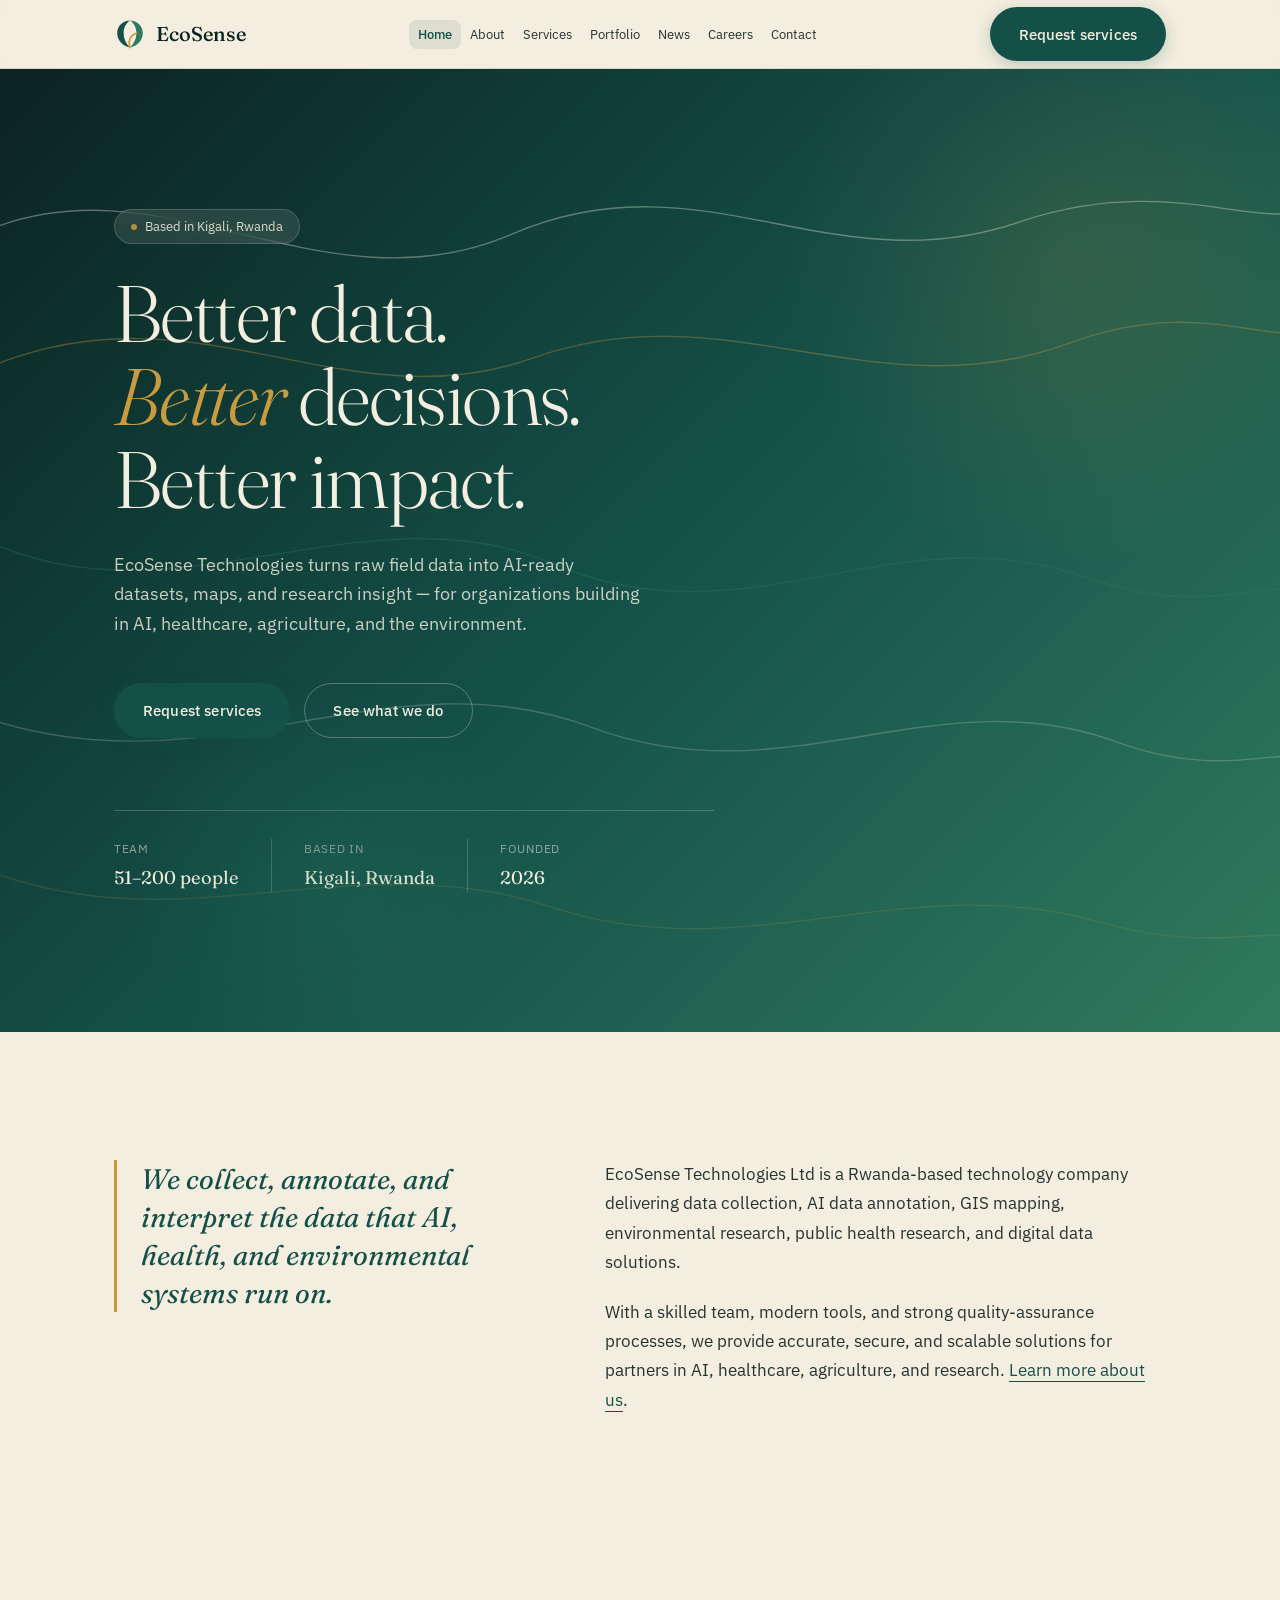
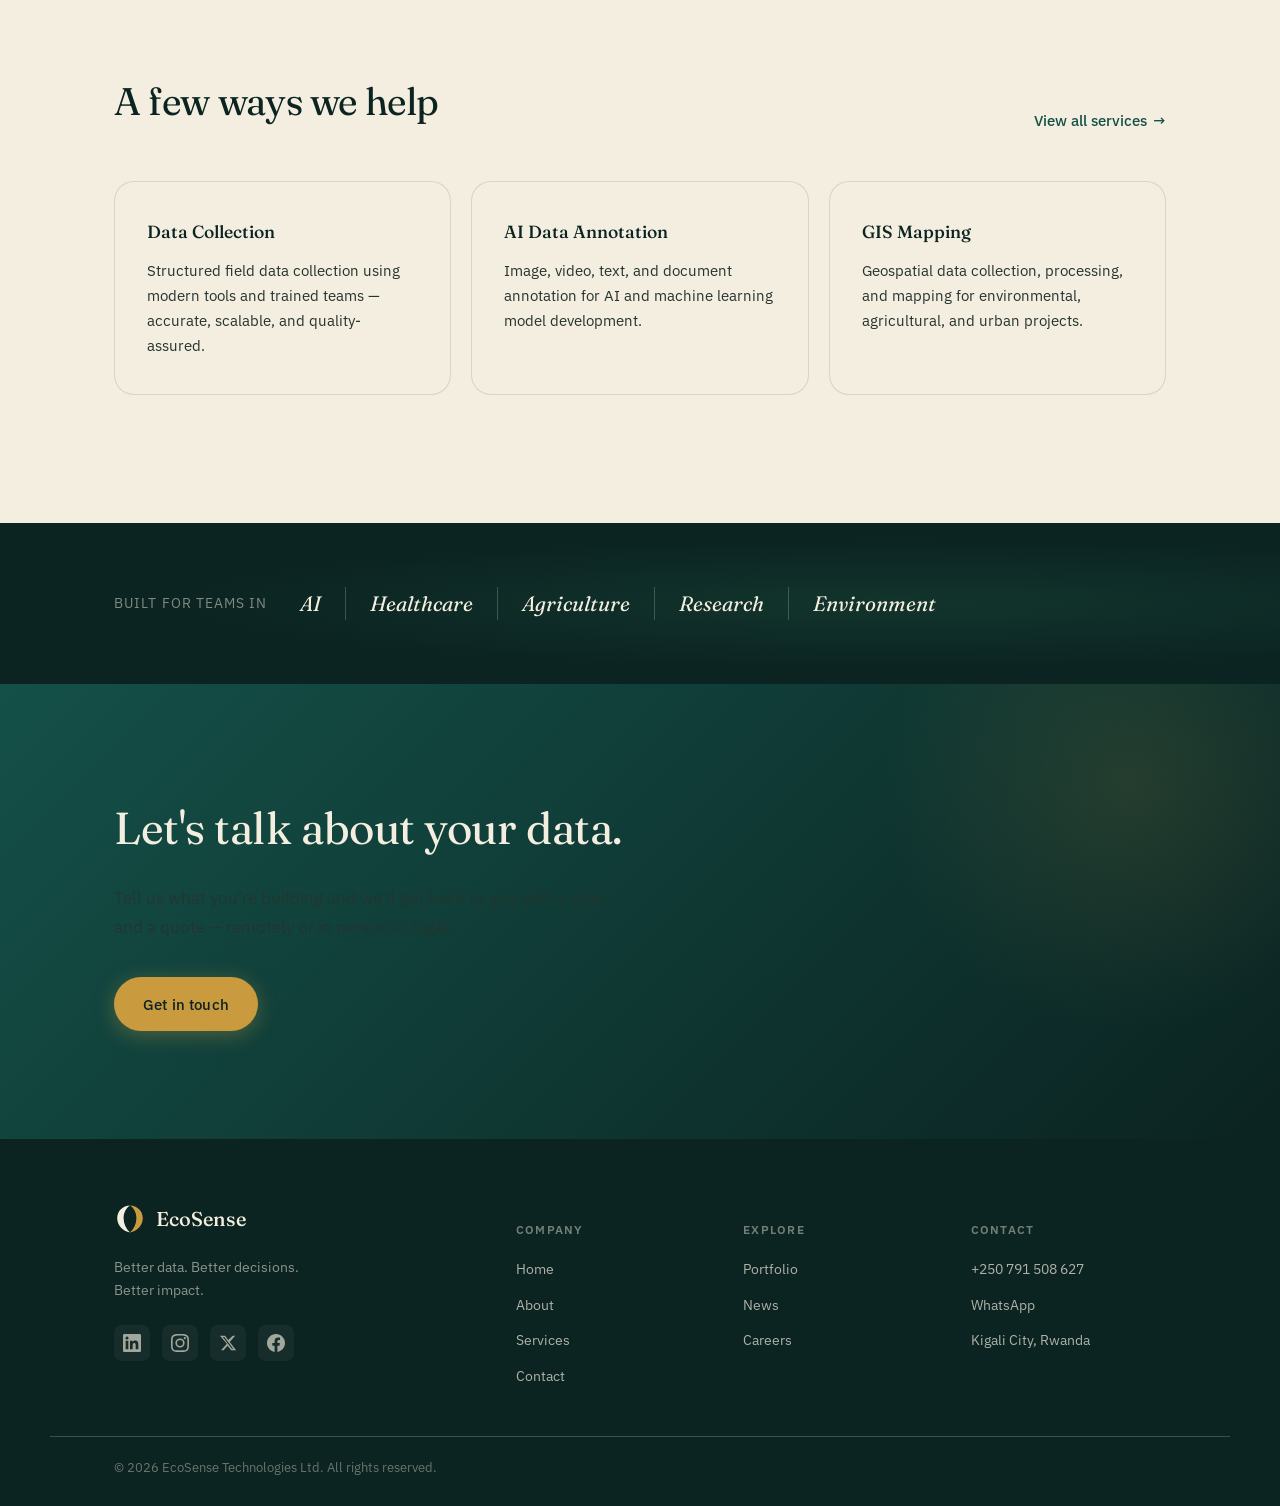
<file: index.html>
<!DOCTYPE html>
<html lang="en">
<head>
<meta charset="UTF-8">
<meta name="viewport" content="width=device-width, initial-scale=1.0">
<title>EcoSense Technologies Ltd — Better data. Better decisions. Better impact.</title>
<meta name="description" content="EcoSense Technologies Ltd — AI data annotation, GIS mapping, environmental and public health research, and digital data solutions from Kigali, Rwanda.">
<link rel="preconnect" href="https://fonts.googleapis.com">
<link rel="preconnect" href="https://fonts.gstatic.com" crossorigin>
<link href="https://fonts.googleapis.com/css2?family=Fraunces:ital,opsz,wght@0,9..144,300;0,9..144,400;0,9..144,500;0,9..144,600;1,9..144,400;1,9..144,500&family=IBM+Plex+Sans:wght@400;500;600&display=swap" rel="stylesheet">
<link rel="stylesheet" href="styles.css">
</head>
<body>

  <header class="site-header">
    <div class="wrap header-inner">
      <a class="brand" href="index.html">
        <svg viewBox="0 0 40 40" xmlns="http://www.w3.org/2000/svg" aria-hidden="true">
          <path d="M20 3 C11 3 4 10 4 19 C4 28 11 35 20 37 C15 32 12 26 12 19 C12 12 15 6 20 3Z" fill="#145048"/>
          <path d="M20 3 C29 3 36 10 36 19 C36 28 29 35 20 37 C25 32 28 26 28 19 C28 12 25 6 20 3Z" fill="#2F7A5D"/>
          <path d="M20 37 C17 30 20 22 28 19" stroke="#C99A3E" stroke-width="2" fill="none" stroke-linecap="round"/>
        </svg>
        <span>EcoSense</span>
      </a>
      <nav class="main-nav" id="mainNav" aria-label="Main navigation">
        <div class="nav-drawer-header">
          <span>Navigation</span>
          <button class="nav-drawer-close" id="navClose" aria-label="Close menu">&#x2715;</button>
        </div>
        <ul>
          <li><a href="index.html" class="active">Home</a></li>
          <li><a href="about.html">About</a></li>
          <li><a href="services.html">Services</a></li>
          <li><a href="portfolio.html">Portfolio</a></li>
          <li><a href="news.html">News</a></li>
          <li><a href="careers.html">Careers</a></li>
          <li><a href="contact.html">Contact</a></li>
        </ul>
      </nav>
      <div class="header-actions">
        <a class="btn btn-primary" href="tel:+250791508627">Request services</a>
        <button class="nav-toggle" id="navToggle" aria-label="Toggle menu" aria-expanded="false">
          <span></span><span></span><span></span>
        </button>
      </div>
    </div>
  </header>

  <section class="hero">
    <div class="hero-bg" aria-hidden="true">
      <svg viewBox="0 0 1200 700" preserveAspectRatio="none" xmlns="http://www.w3.org/2000/svg">
        <path class="contour-path c1" d="M-20,120 C150,60 300,180 480,120 C660,60 780,160 960,110 C1100,75 1180,120 1230,100"/>
        <path class="contour-path c2" d="M-20,220 C180,150 320,260 500,210 C680,160 820,250 1000,200 C1120,165 1180,200 1230,190"/>
        <path class="contour-path c3" d="M-20,340 C160,410 340,300 520,360 C700,420 840,320 1020,370 C1130,400 1180,370 1230,380"/>
        <path class="contour-path c4" d="M-20,470 C200,530 360,420 560,480 C740,530 880,440 1050,490 C1140,515 1190,495 1230,500"/>
        <path class="contour-path c5" d="M-20,580 C170,640 330,560 520,610 C700,655 850,580 1030,620 C1130,642 1180,625 1230,630"/>
      </svg>
    </div>
    <div class="wrap hero-inner">
      <div class="hero-badge">
        <span class="hero-badge-dot"></span>
        Based in Kigali, Rwanda
      </div>
      <h1>Better data.<br><em>Better</em> decisions.<br>Better impact.</h1>
      <p class="lead">EcoSense Technologies turns raw field data into AI-ready datasets, maps, and research insight — for organizations building in AI, healthcare, agriculture, and the environment.</p>
      <div class="hero-actions">
        <a class="btn btn-primary" href="tel:+250791508627">Request services</a>
        <a class="btn btn-ghost" href="services.html">See what we do</a>
      </div>
      <dl class="stat-strip">
        <div><dt>Team</dt><dd>51–200 people</dd></div>
        <div><dt>Based in</dt><dd>Kigali, Rwanda</dd></div>
        <div><dt>Founded</dt><dd>2026</dd></div>
      </dl>
    </div>
  </section>

  <section class="about">
    <div class="wrap about-grid">
      <blockquote>We collect, annotate, and interpret the data that AI, health, and environmental systems run on.</blockquote>
      <div class="about-body">
        <p>EcoSense Technologies Ltd is a Rwanda-based technology company delivering data collection, AI data annotation, GIS mapping, environmental research, public health research, and digital data solutions.</p>
        <p>With a skilled team, modern tools, and strong quality-assurance processes, we provide accurate, secure, and scalable solutions for partners in AI, healthcare, agriculture, and research. <a href="about.html" class="inline-link">Learn more about us</a>.</p>
      </div>
    </div>
  </section>

  <section class="services-teaser">
    <div class="wrap">
      <div class="services-teaser-head">
        <h2>A few ways we help</h2>
        <a href="services.html">View all services</a>
      </div>
      <div class="teaser-grid">
        <div class="teaser-item">
          <h3>Data Collection</h3>
          <p>Structured field data collection using modern tools and trained teams — accurate, scalable, and quality-assured.</p>
        </div>
        <div class="teaser-item">
          <h3>AI Data Annotation</h3>
          <p>Image, video, text, and document annotation for AI and machine learning model development.</p>
        </div>
        <div class="teaser-item">
          <h3>GIS Mapping</h3>
          <p>Geospatial data collection, processing, and mapping for environmental, agricultural, and urban projects.</p>
        </div>
      </div>
    </div>
  </section>

  <section class="sectors">
    <div class="wrap sectors-inner">
      <p class="sectors-label">Built for teams in</p>
      <div class="sectors-band">
        <span>AI</span>
        <span>Healthcare</span>
        <span>Agriculture</span>
        <span>Research</span>
        <span>Environment</span>
      </div>
    </div>
  </section>

  <section class="contact-cta">
    <div class="wrap">
      <div class="contact-inner">
        <h2>Let's talk about your data.</h2>
        <p>Tell us what you're building and we'll get back to you with a plan and a quote — remotely or in person in Kigali.</p>
        <a class="btn btn-primary" href="contact.html">Get in touch</a>
      </div>
    </div>
  </section>

  <footer>
    <div class="wrap footer-top">
      <div class="footer-brand-col">
        <a class="brand" href="index.html">
          <svg viewBox="0 0 40 40" xmlns="http://www.w3.org/2000/svg" aria-hidden="true">
            <path d="M20 3 C11 3 4 10 4 19 C4 28 11 35 20 37 C15 32 12 26 12 19 C12 12 15 6 20 3Z" fill="#F3EEDF"/>
            <path d="M20 3 C29 3 36 10 36 19 C36 28 29 35 20 37 C25 32 28 26 28 19 C28 12 25 6 20 3Z" fill="#C99A3E"/>
          </svg>
          <span>EcoSense</span>
        </a>
        <p class="footer-tagline">Better data. Better decisions.<br>Better impact.</p>
        <div class="footer-social">
          <a href="https://www.linkedin.com/company/ecosense-technologies-ltd" target="_blank" rel="noopener" aria-label="LinkedIn">
            <svg viewBox="0 0 24 24" fill="currentColor" width="18" height="18"><path d="M20.447 20.452h-3.554v-5.569c0-1.328-.027-3.037-1.852-3.037-1.853 0-2.136 1.445-2.136 2.939v5.667H9.351V9h3.414v1.561h.046c.477-.9 1.637-1.85 3.37-1.85 3.601 0 4.267 2.37 4.267 5.455v6.286zM5.337 7.433a2.062 2.062 0 0 1-2.063-2.065 2.064 2.064 0 1 1 2.063 2.065zm1.782 13.019H3.555V9h3.564v11.452zM22.225 0H1.771C.792 0 0 .774 0 1.729v20.542C0 23.227.792 24 1.771 24h20.451C23.2 24 24 23.227 24 22.271V1.729C24 .774 23.2 0 22.222 0h.003z"/></svg>
          </a>
          <a href="https://www.instagram.com/ecosense_technologies" target="_blank" rel="noopener" aria-label="Instagram">
            <svg viewBox="0 0 24 24" fill="currentColor" width="18" height="18"><path d="M12 2.163c3.204 0 3.584.012 4.85.07 3.252.148 4.771 1.691 4.919 4.919.058 1.265.069 1.645.069 4.849 0 3.205-.012 3.584-.069 4.849-.149 3.225-1.664 4.771-4.919 4.919-1.266.058-1.644.07-4.85.07-3.204 0-3.584-.012-4.849-.07-3.26-.149-4.771-1.699-4.919-4.92-.058-1.265-.07-1.644-.07-4.849 0-3.204.013-3.583.07-4.849.149-3.227 1.664-4.771 4.919-4.919 1.266-.057 1.645-.069 4.849-.069zM12 0C8.741 0 8.333.014 7.053.072 2.695.272.273 2.69.073 7.052.014 8.333 0 8.741 0 12c0 3.259.014 3.668.072 4.948.2 4.358 2.618 6.78 6.98 6.98C8.333 23.986 8.741 24 12 24c3.259 0 3.668-.014 4.948-.072 4.354-.2 6.782-2.618 6.979-6.98.059-1.28.073-1.689.073-4.948 0-3.259-.014-3.667-.072-4.947-.196-4.354-2.617-6.78-6.979-6.98C15.668.014 15.259 0 12 0zm0 5.838a6.162 6.162 0 1 0 0 12.324 6.162 6.162 0 0 0 0-12.324zM12 16a4 4 0 1 1 0-8 4 4 0 0 1 0 8zm6.406-11.845a1.44 1.44 0 1 0 0 2.881 1.44 1.44 0 0 0 0-2.881z"/></svg>
          </a>
          <a href="https://twitter.com/ecosense_tech" target="_blank" rel="noopener" aria-label="X (Twitter)">
            <svg viewBox="0 0 24 24" fill="currentColor" width="18" height="18"><path d="M18.244 2.25h3.308l-7.227 8.26 8.502 11.24H16.17l-4.714-6.231-5.401 6.231H2.744l7.737-8.835L1.254 2.25H8.08l4.253 5.622 5.911-5.622zm-1.161 17.52h1.833L7.084 4.126H5.117z"/></svg>
          </a>
          <a href="https://www.facebook.com/ecosensetechnologies" target="_blank" rel="noopener" aria-label="Facebook">
            <svg viewBox="0 0 24 24" fill="currentColor" width="18" height="18"><path d="M24 12.073c0-6.627-5.373-12-12-12s-12 5.373-12 12c0 5.99 4.388 10.954 10.125 11.854v-8.385H7.078v-3.47h3.047V9.43c0-3.007 1.792-4.669 4.533-4.669 1.312 0 2.686.235 2.686.235v2.953H15.83c-1.491 0-1.956.925-1.956 1.874v2.25h3.328l-.532 3.47h-2.796v8.385C19.612 23.027 24 18.062 24 12.073z"/></svg>
          </a>
        </div>
      </div>
      <div class="footer-cols">
        <div class="footer-col">
          <h4>Company</h4>
          <ul>
            <li><a href="index.html">Home</a></li>
            <li><a href="about.html">About</a></li>
            <li><a href="services.html">Services</a></li>
            <li><a href="contact.html">Contact</a></li>
          </ul>
        </div>
        <div class="footer-col">
          <h4>Explore</h4>
          <ul>
            <li><a href="portfolio.html">Portfolio</a></li>
            <li><a href="news.html">News</a></li>
            <li><a href="careers.html">Careers</a></li>
          </ul>
        </div>
        <div class="footer-col">
          <h4>Contact</h4>
          <ul>
            <li><a href="tel:+250791508627">+250 791 508 627</a></li>
            <li><a href="https://wa.me/250791508627" target="_blank" rel="noopener">WhatsApp</a></li>
            <li><span>Kigali City, Rwanda</span></li>
          </ul>
        </div>
      </div>
    </div>
    <div class="wrap footer-bottom">
      <p class="footer-meta">© 2026 EcoSense Technologies Ltd. All rights reserved.</p>
    </div>
  </footer>

<script src="script.js"></script>
</body>
</html>
</file>
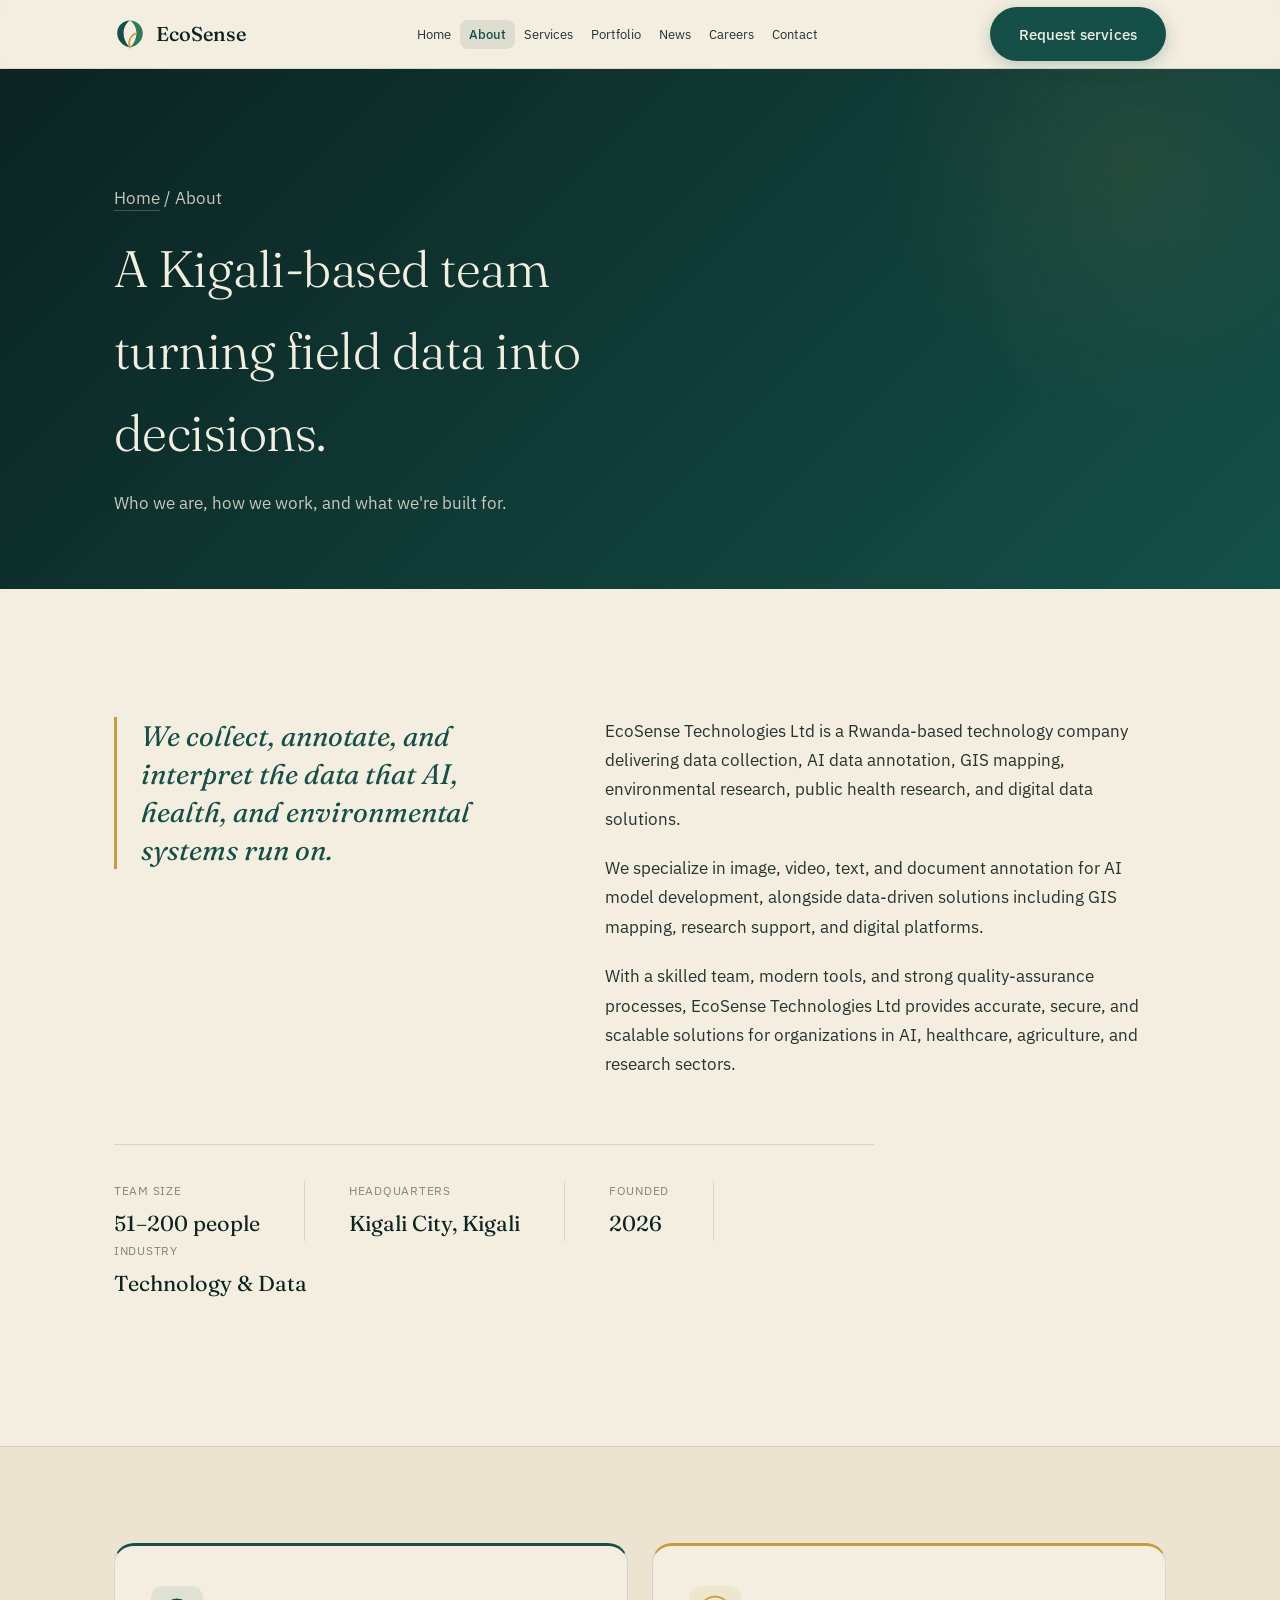
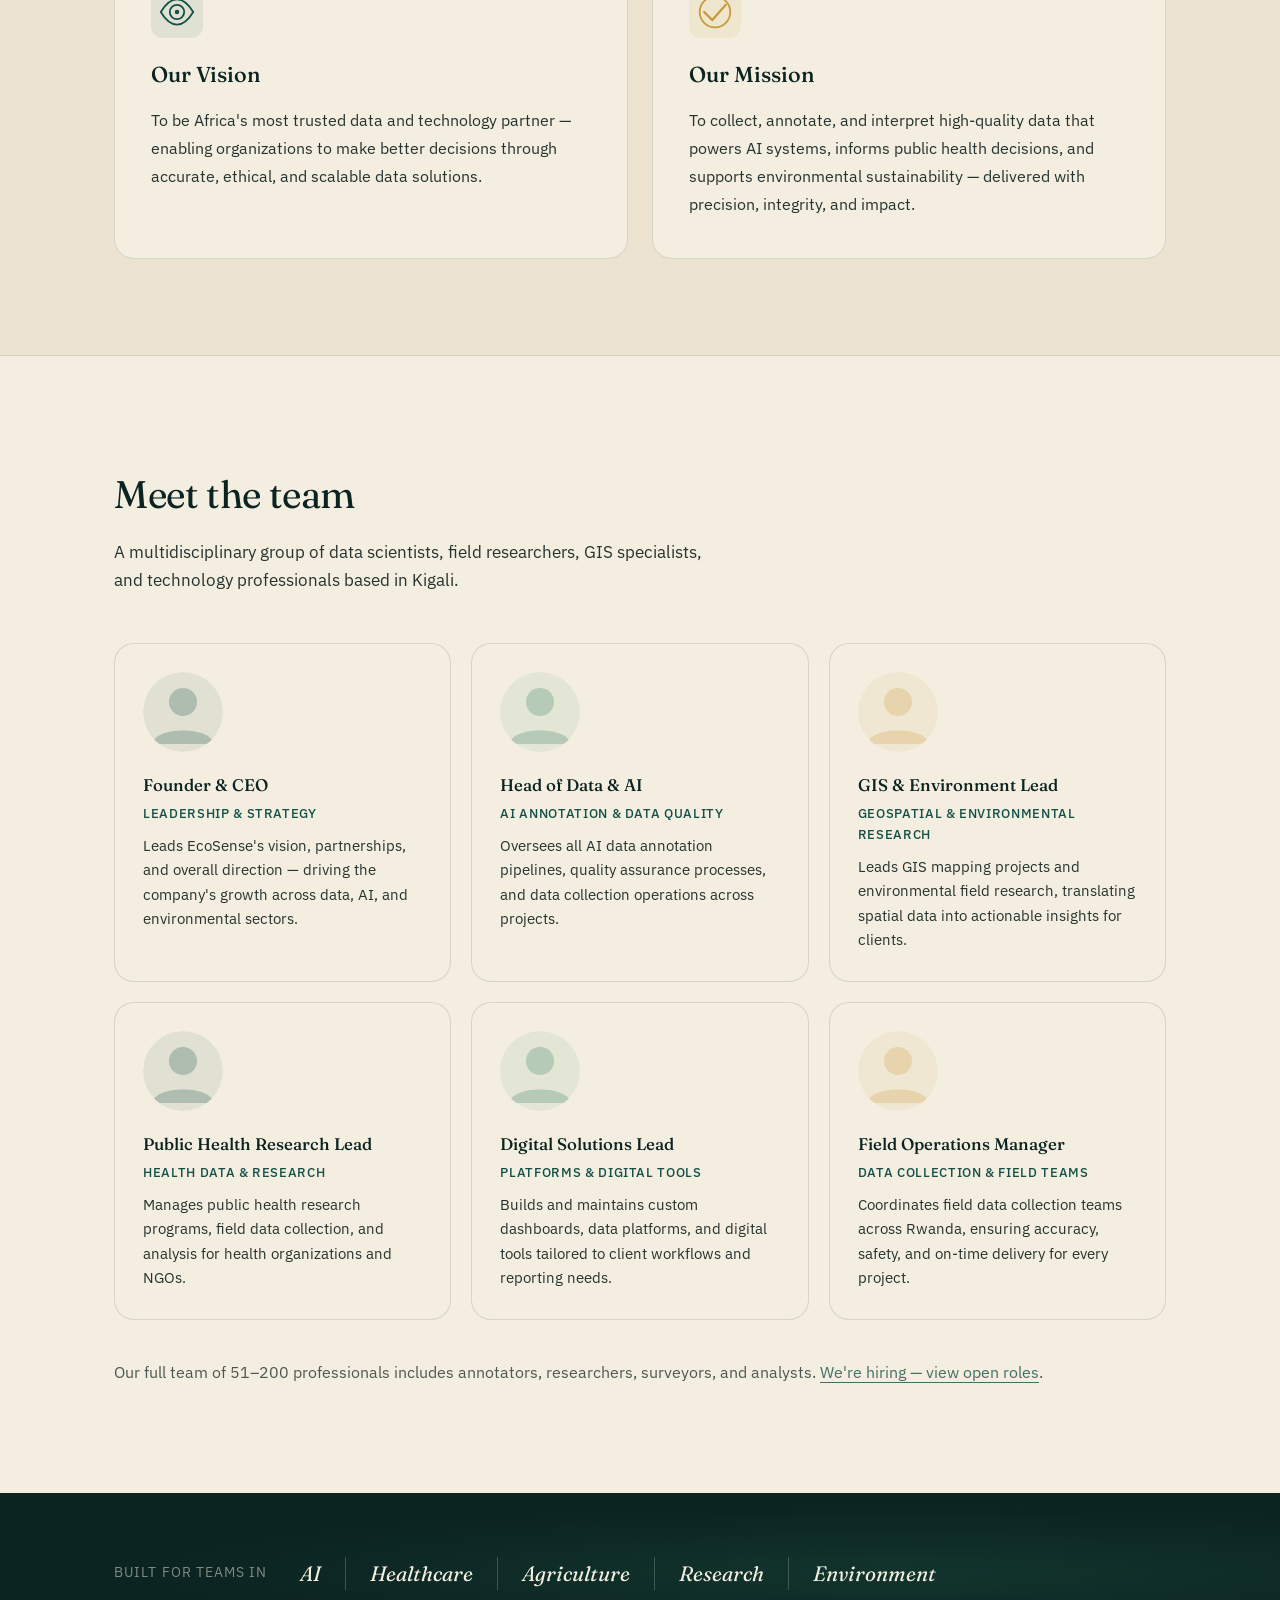
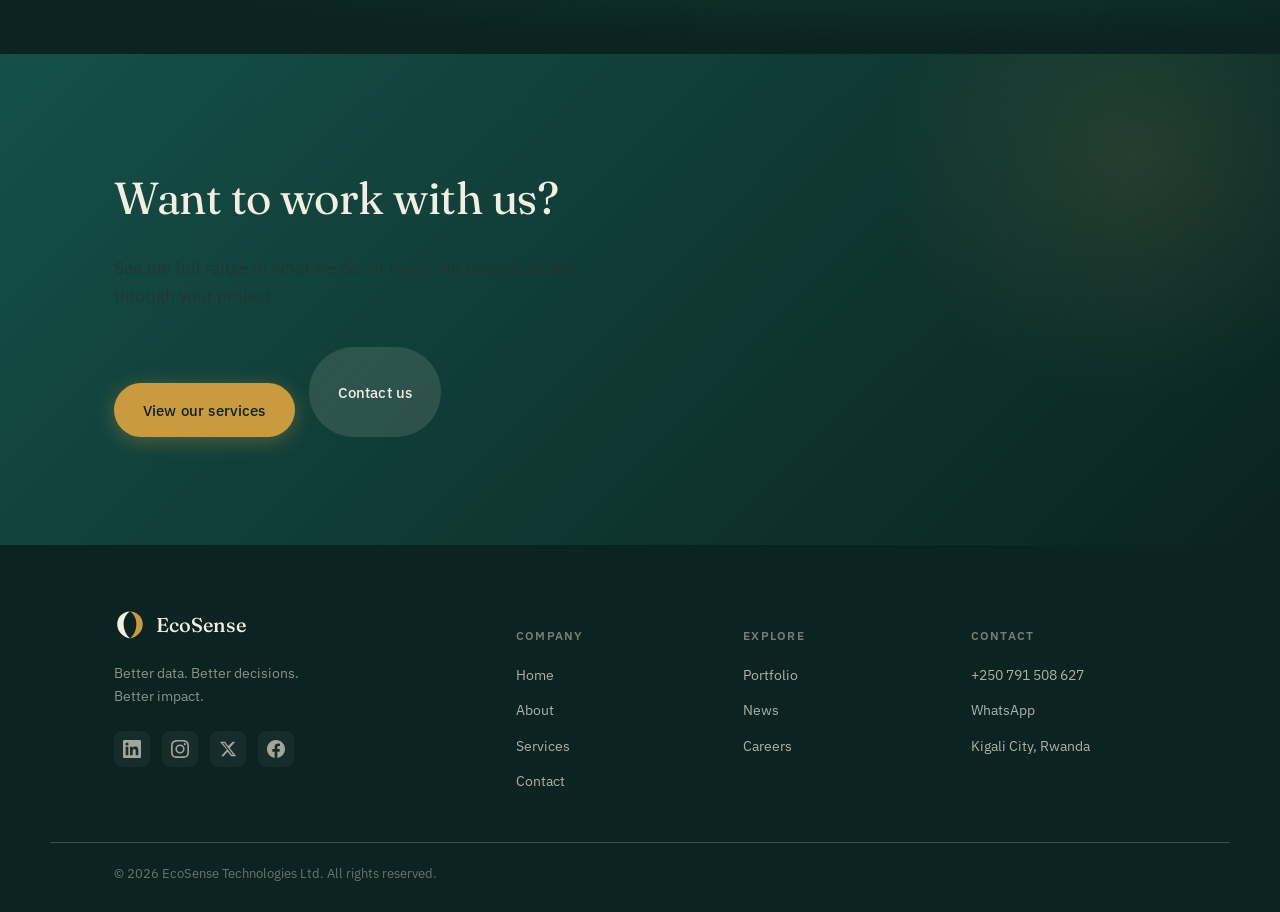
<file: about.html>
<!DOCTYPE html>
<html lang="en">
<head>
<meta charset="UTF-8">
<meta name="viewport" content="width=device-width, initial-scale=1.0">
<title>About — EcoSense Technologies Ltd</title>
<meta name="description" content="EcoSense Technologies Ltd is a Rwanda-based technology company specializing in data collection, AI data annotation, GIS mapping, and environmental and public health research.">
<link rel="preconnect" href="https://fonts.googleapis.com">
<link rel="preconnect" href="https://fonts.gstatic.com" crossorigin>
<link href="https://fonts.googleapis.com/css2?family=Fraunces:ital,opsz,wght@0,9..144,300;0,9..144,400;0,9..144,500;0,9..144,600;1,9..144,400;1,9..144,500&family=IBM+Plex+Sans:wght@400;500;600&display=swap" rel="stylesheet">
<link rel="stylesheet" href="styles.css">
</head>
<body>

  <header class="site-header">
    <div class="wrap header-inner">
      <a class="brand" href="index.html">
        <svg viewBox="0 0 40 40" xmlns="http://www.w3.org/2000/svg" aria-hidden="true">
          <path d="M20 3 C11 3 4 10 4 19 C4 28 11 35 20 37 C15 32 12 26 12 19 C12 12 15 6 20 3Z" fill="#145048"/>
          <path d="M20 3 C29 3 36 10 36 19 C36 28 29 35 20 37 C25 32 28 26 28 19 C28 12 25 6 20 3Z" fill="#2F7A5D"/>
          <path d="M20 37 C17 30 20 22 28 19" stroke="#C99A3E" stroke-width="2" fill="none" stroke-linecap="round"/>
        </svg>
        <span>EcoSense</span>
      </a>
      <nav class="main-nav" id="mainNav" aria-label="Main navigation">
        <div class="nav-drawer-header">
          <span>Navigation</span>
          <button class="nav-drawer-close" id="navClose" aria-label="Close menu">&#x2715;</button>
        </div>
        <ul>
          <li><a href="index.html">Home</a></li>
          <li><a href="about.html" class="active">About</a></li>
          <li><a href="services.html">Services</a></li>
          <li><a href="portfolio.html">Portfolio</a></li>
          <li><a href="news.html">News</a></li>
          <li><a href="careers.html">Careers</a></li>
          <li><a href="contact.html">Contact</a></li>
        </ul>
      </nav>
      <div class="header-actions">
        <a class="btn btn-primary" href="tel:+250791508627">Request services</a>
        <button class="nav-toggle" id="navToggle" aria-label="Toggle menu" aria-expanded="false">
          <span></span><span></span><span></span>
        </button>
      </div>
    </div>
  </header>

  <section class="page-hero">
    <div class="wrap">
      <p class="crumb"><a href="index.html">Home</a> / About</p>
      <h1>A Kigali-based team turning field data into decisions.</h1>
      <p>Who we are, how we work, and what we're built for.</p>
    </div>
  </section>

  <!-- Who we are -->
  <section class="about about--page">
    <div class="wrap about-grid">
      <blockquote>We collect, annotate, and interpret the data that AI, health, and environmental systems run on.</blockquote>
      <div class="about-body">
        <p>EcoSense Technologies Ltd is a Rwanda-based technology company delivering data collection, AI data annotation, GIS mapping, environmental research, public health research, and digital data solutions.</p>
        <p>We specialize in image, video, text, and document annotation for AI model development, alongside data-driven solutions including GIS mapping, research support, and digital platforms.</p>
        <p>With a skilled team, modern tools, and strong quality-assurance processes, EcoSense Technologies Ltd provides accurate, secure, and scalable solutions for organizations in AI, healthcare, agriculture, and research sectors.</p>
      </div>
    </div>
    <div class="wrap">
      <dl class="about-stats">
        <div><dt>Team size</dt><dd>51–200 people</dd></div>
        <div><dt>Headquarters</dt><dd>Kigali City, Kigali</dd></div>
        <div><dt>Founded</dt><dd>2026</dd></div>
        <div><dt>Industry</dt><dd>Technology &amp; Data</dd></div>
      </dl>
    </div>
  </section>

  <!-- Vision & Mission -->
  <section class="vision-mission">
    <div class="wrap vm-grid">
      <div class="vm-card vm-card--vision">
        <div class="vm-icon" aria-hidden="true">
          <svg viewBox="0 0 40 40" fill="none" xmlns="http://www.w3.org/2000/svg" width="36" height="36">
            <circle cx="20" cy="20" r="8" stroke="currentColor" stroke-width="2"/>
            <path d="M2 20 C8 10 14 6 20 6 C26 6 32 10 38 20 C32 30 26 34 20 34 C14 34 8 30 2 20Z" stroke="currentColor" stroke-width="2" fill="none"/>
            <circle cx="20" cy="20" r="2.5" fill="currentColor"/>
          </svg>
        </div>
        <h3>Our Vision</h3>
        <p>To be Africa's most trusted data and technology partner — enabling organizations to make better decisions through accurate, ethical, and scalable data solutions.</p>
      </div>
      <div class="vm-card vm-card--mission">
        <div class="vm-icon" aria-hidden="true">
          <svg viewBox="0 0 40 40" fill="none" xmlns="http://www.w3.org/2000/svg" width="36" height="36">
            <path d="M8 20 L17 29 L32 12" stroke="currentColor" stroke-width="2.5" stroke-linecap="round" stroke-linejoin="round"/>
            <circle cx="20" cy="20" r="17" stroke="currentColor" stroke-width="2"/>
          </svg>
        </div>
        <h3>Our Mission</h3>
        <p>To collect, annotate, and interpret high-quality data that powers AI systems, informs public health decisions, and supports environmental sustainability — delivered with precision, integrity, and impact.</p>
      </div>
    </div>
  </section>

  <!-- Team -->
  <section class="team">
    <div class="wrap">
      <div class="team-head">
        <h2>Meet the team</h2>
        <p>A multidisciplinary group of data scientists, field researchers, GIS specialists, and technology professionals based in Kigali.</p>
      </div>
      <div class="team-grid">
        <div class="team-card">
          <div class="team-avatar" aria-hidden="true">
            <svg viewBox="0 0 80 80" xmlns="http://www.w3.org/2000/svg" width="80" height="80">
              <circle cx="40" cy="40" r="40" fill="rgba(20,80,72,0.08)"/>
              <circle cx="40" cy="30" r="14" fill="rgba(20,80,72,0.25)"/>
              <path d="M10 72 C10 54 70 54 70 72" fill="rgba(20,80,72,0.25)"/>
            </svg>
          </div>
          <div class="team-info">
            <h3>Founder &amp; CEO</h3>
            <p class="team-role">Leadership &amp; Strategy</p>
            <p class="team-bio">Leads EcoSense's vision, partnerships, and overall direction — driving the company's growth across data, AI, and environmental sectors.</p>
          </div>
        </div>
        <div class="team-card">
          <div class="team-avatar" aria-hidden="true">
            <svg viewBox="0 0 80 80" xmlns="http://www.w3.org/2000/svg" width="80" height="80">
              <circle cx="40" cy="40" r="40" fill="rgba(47,122,93,0.08)"/>
              <circle cx="40" cy="30" r="14" fill="rgba(47,122,93,0.25)"/>
              <path d="M10 72 C10 54 70 54 70 72" fill="rgba(47,122,93,0.25)"/>
            </svg>
          </div>
          <div class="team-info">
            <h3>Head of Data &amp; AI</h3>
            <p class="team-role">AI Annotation &amp; Data Quality</p>
            <p class="team-bio">Oversees all AI data annotation pipelines, quality assurance processes, and data collection operations across projects.</p>
          </div>
        </div>
        <div class="team-card">
          <div class="team-avatar" aria-hidden="true">
            <svg viewBox="0 0 80 80" xmlns="http://www.w3.org/2000/svg" width="80" height="80">
              <circle cx="40" cy="40" r="40" fill="rgba(201,154,62,0.08)"/>
              <circle cx="40" cy="30" r="14" fill="rgba(201,154,62,0.25)"/>
              <path d="M10 72 C10 54 70 54 70 72" fill="rgba(201,154,62,0.25)"/>
            </svg>
          </div>
          <div class="team-info">
            <h3>GIS &amp; Environment Lead</h3>
            <p class="team-role">Geospatial &amp; Environmental Research</p>
            <p class="team-bio">Leads GIS mapping projects and environmental field research, translating spatial data into actionable insights for clients.</p>
          </div>
        </div>
        <div class="team-card">
          <div class="team-avatar" aria-hidden="true">
            <svg viewBox="0 0 80 80" xmlns="http://www.w3.org/2000/svg" width="80" height="80">
              <circle cx="40" cy="40" r="40" fill="rgba(20,80,72,0.08)"/>
              <circle cx="40" cy="30" r="14" fill="rgba(20,80,72,0.25)"/>
              <path d="M10 72 C10 54 70 54 70 72" fill="rgba(20,80,72,0.25)"/>
            </svg>
          </div>
          <div class="team-info">
            <h3>Public Health Research Lead</h3>
            <p class="team-role">Health Data &amp; Research</p>
            <p class="team-bio">Manages public health research programs, field data collection, and analysis for health organizations and NGOs.</p>
          </div>
        </div>
        <div class="team-card">
          <div class="team-avatar" aria-hidden="true">
            <svg viewBox="0 0 80 80" xmlns="http://www.w3.org/2000/svg" width="80" height="80">
              <circle cx="40" cy="40" r="40" fill="rgba(47,122,93,0.08)"/>
              <circle cx="40" cy="30" r="14" fill="rgba(47,122,93,0.25)"/>
              <path d="M10 72 C10 54 70 54 70 72" fill="rgba(47,122,93,0.25)"/>
            </svg>
          </div>
          <div class="team-info">
            <h3>Digital Solutions Lead</h3>
            <p class="team-role">Platforms &amp; Digital Tools</p>
            <p class="team-bio">Builds and maintains custom dashboards, data platforms, and digital tools tailored to client workflows and reporting needs.</p>
          </div>
        </div>
        <div class="team-card">
          <div class="team-avatar" aria-hidden="true">
            <svg viewBox="0 0 80 80" xmlns="http://www.w3.org/2000/svg" width="80" height="80">
              <circle cx="40" cy="40" r="40" fill="rgba(201,154,62,0.08)"/>
              <circle cx="40" cy="30" r="14" fill="rgba(201,154,62,0.25)"/>
              <path d="M10 72 C10 54 70 54 70 72" fill="rgba(201,154,62,0.25)"/>
            </svg>
          </div>
          <div class="team-info">
            <h3>Field Operations Manager</h3>
            <p class="team-role">Data Collection &amp; Field Teams</p>
            <p class="team-bio">Coordinates field data collection teams across Rwanda, ensuring accuracy, safety, and on-time delivery for every project.</p>
          </div>
        </div>
      </div>
      <p class="team-note">Our full team of 51–200 professionals includes annotators, researchers, surveyors, and analysts. <a href="careers.html" class="inline-link">We're hiring — view open roles</a>.</p>
    </div>
  </section>

  <section class="sectors">
    <div class="wrap sectors-inner">
      <p class="sectors-label">Built for teams in</p>
      <div class="sectors-band">
        <span>AI</span>
        <span>Healthcare</span>
        <span>Agriculture</span>
        <span>Research</span>
        <span>Environment</span>
      </div>
    </div>
  </section>

  <section class="contact-cta">
    <div class="wrap">
      <div class="contact-inner">
        <h2>Want to work with us?</h2>
        <p>See the full range of what we do, or reach out directly to talk through your project.</p>
        <div class="cta-actions">
          <a class="btn btn-primary" href="services.html">View our services</a>
          <a class="btn btn-outline-sand" href="contact.html">Contact us</a>
        </div>
      </div>
    </div>
  </section>

  <footer>
    <div class="wrap footer-top">
      <div class="footer-brand-col">
        <a class="brand" href="index.html">
          <svg viewBox="0 0 40 40" xmlns="http://www.w3.org/2000/svg" aria-hidden="true">
            <path d="M20 3 C11 3 4 10 4 19 C4 28 11 35 20 37 C15 32 12 26 12 19 C12 12 15 6 20 3Z" fill="#F3EEDF"/>
            <path d="M20 3 C29 3 36 10 36 19 C36 28 29 35 20 37 C25 32 28 26 28 19 C28 12 25 6 20 3Z" fill="#C99A3E"/>
          </svg>
          <span>EcoSense</span>
        </a>
        <p class="footer-tagline">Better data. Better decisions.<br>Better impact.</p>
        <div class="footer-social">
          <a href="https://www.linkedin.com/company/ecosense-technologies-ltd" target="_blank" rel="noopener" aria-label="LinkedIn">
            <svg viewBox="0 0 24 24" fill="currentColor" width="18" height="18"><path d="M20.447 20.452h-3.554v-5.569c0-1.328-.027-3.037-1.852-3.037-1.853 0-2.136 1.445-2.136 2.939v5.667H9.351V9h3.414v1.561h.046c.477-.9 1.637-1.85 3.37-1.85 3.601 0 4.267 2.37 4.267 5.455v6.286zM5.337 7.433a2.062 2.062 0 0 1-2.063-2.065 2.064 2.064 0 1 1 2.063 2.065zm1.782 13.019H3.555V9h3.564v11.452zM22.225 0H1.771C.792 0 0 .774 0 1.729v20.542C0 23.227.792 24 1.771 24h20.451C23.2 24 24 23.227 24 22.271V1.729C24 .774 23.2 0 22.222 0h.003z"/></svg>
          </a>
          <a href="https://www.instagram.com/ecosense_technologies" target="_blank" rel="noopener" aria-label="Instagram">
            <svg viewBox="0 0 24 24" fill="currentColor" width="18" height="18"><path d="M12 2.163c3.204 0 3.584.012 4.85.07 3.252.148 4.771 1.691 4.919 4.919.058 1.265.069 1.645.069 4.849 0 3.205-.012 3.584-.069 4.849-.149 3.225-1.664 4.771-4.919 4.919-1.266.058-1.644.07-4.85.07-3.204 0-3.584-.012-4.849-.07-3.26-.149-4.771-1.699-4.919-4.92-.058-1.265-.07-1.644-.07-4.849 0-3.204.013-3.583.07-4.849.149-3.227 1.664-4.771 4.919-4.919 1.266-.057 1.645-.069 4.849-.069zM12 0C8.741 0 8.333.014 7.053.072 2.695.272.273 2.69.073 7.052.014 8.333 0 8.741 0 12c0 3.259.014 3.668.072 4.948.2 4.358 2.618 6.78 6.98 6.98C8.333 23.986 8.741 24 12 24c3.259 0 3.668-.014 4.948-.072 4.354-.2 6.782-2.618 6.979-6.98.059-1.28.073-1.689.073-4.948 0-3.259-.014-3.667-.072-4.947-.196-4.354-2.617-6.78-6.979-6.98C15.668.014 15.259 0 12 0zm0 5.838a6.162 6.162 0 1 0 0 12.324 6.162 6.162 0 0 0 0-12.324zM12 16a4 4 0 1 1 0-8 4 4 0 0 1 0 8zm6.406-11.845a1.44 1.44 0 1 0 0 2.881 1.44 1.44 0 0 0 0-2.881z"/></svg>
          </a>
          <a href="https://twitter.com/ecosense_tech" target="_blank" rel="noopener" aria-label="X (Twitter)">
            <svg viewBox="0 0 24 24" fill="currentColor" width="18" height="18"><path d="M18.244 2.25h3.308l-7.227 8.26 8.502 11.24H16.17l-4.714-6.231-5.401 6.231H2.744l7.737-8.835L1.254 2.25H8.08l4.253 5.622 5.911-5.622zm-1.161 17.52h1.833L7.084 4.126H5.117z"/></svg>
          </a>
          <a href="https://www.facebook.com/ecosensetechnologies" target="_blank" rel="noopener" aria-label="Facebook">
            <svg viewBox="0 0 24 24" fill="currentColor" width="18" height="18"><path d="M24 12.073c0-6.627-5.373-12-12-12s-12 5.373-12 12c0 5.99 4.388 10.954 10.125 11.854v-8.385H7.078v-3.47h3.047V9.43c0-3.007 1.792-4.669 4.533-4.669 1.312 0 2.686.235 2.686.235v2.953H15.83c-1.491 0-1.956.925-1.956 1.874v2.25h3.328l-.532 3.47h-2.796v8.385C19.612 23.027 24 18.062 24 12.073z"/></svg>
          </a>
        </div>
      </div>
      <div class="footer-cols">
        <div class="footer-col">
          <h4>Company</h4>
          <ul>
            <li><a href="index.html">Home</a></li>
            <li><a href="about.html">About</a></li>
            <li><a href="services.html">Services</a></li>
            <li><a href="contact.html">Contact</a></li>
          </ul>
        </div>
        <div class="footer-col">
          <h4>Explore</h4>
          <ul>
            <li><a href="portfolio.html">Portfolio</a></li>
            <li><a href="news.html">News</a></li>
            <li><a href="careers.html">Careers</a></li>
          </ul>
        </div>
        <div class="footer-col">
          <h4>Contact</h4>
          <ul>
            <li><a href="tel:+250791508627">+250 791 508 627</a></li>
            <li><a href="https://wa.me/250791508627" target="_blank" rel="noopener">WhatsApp</a></li>
            <li><span>Kigali City, Rwanda</span></li>
          </ul>
        </div>
      </div>
    </div>
    <div class="wrap footer-bottom">
      <p class="footer-meta">© 2026 EcoSense Technologies Ltd. All rights reserved.</p>
    </div>
  </footer>

<script src="script.js"></script>
</body>
</html>
</file>
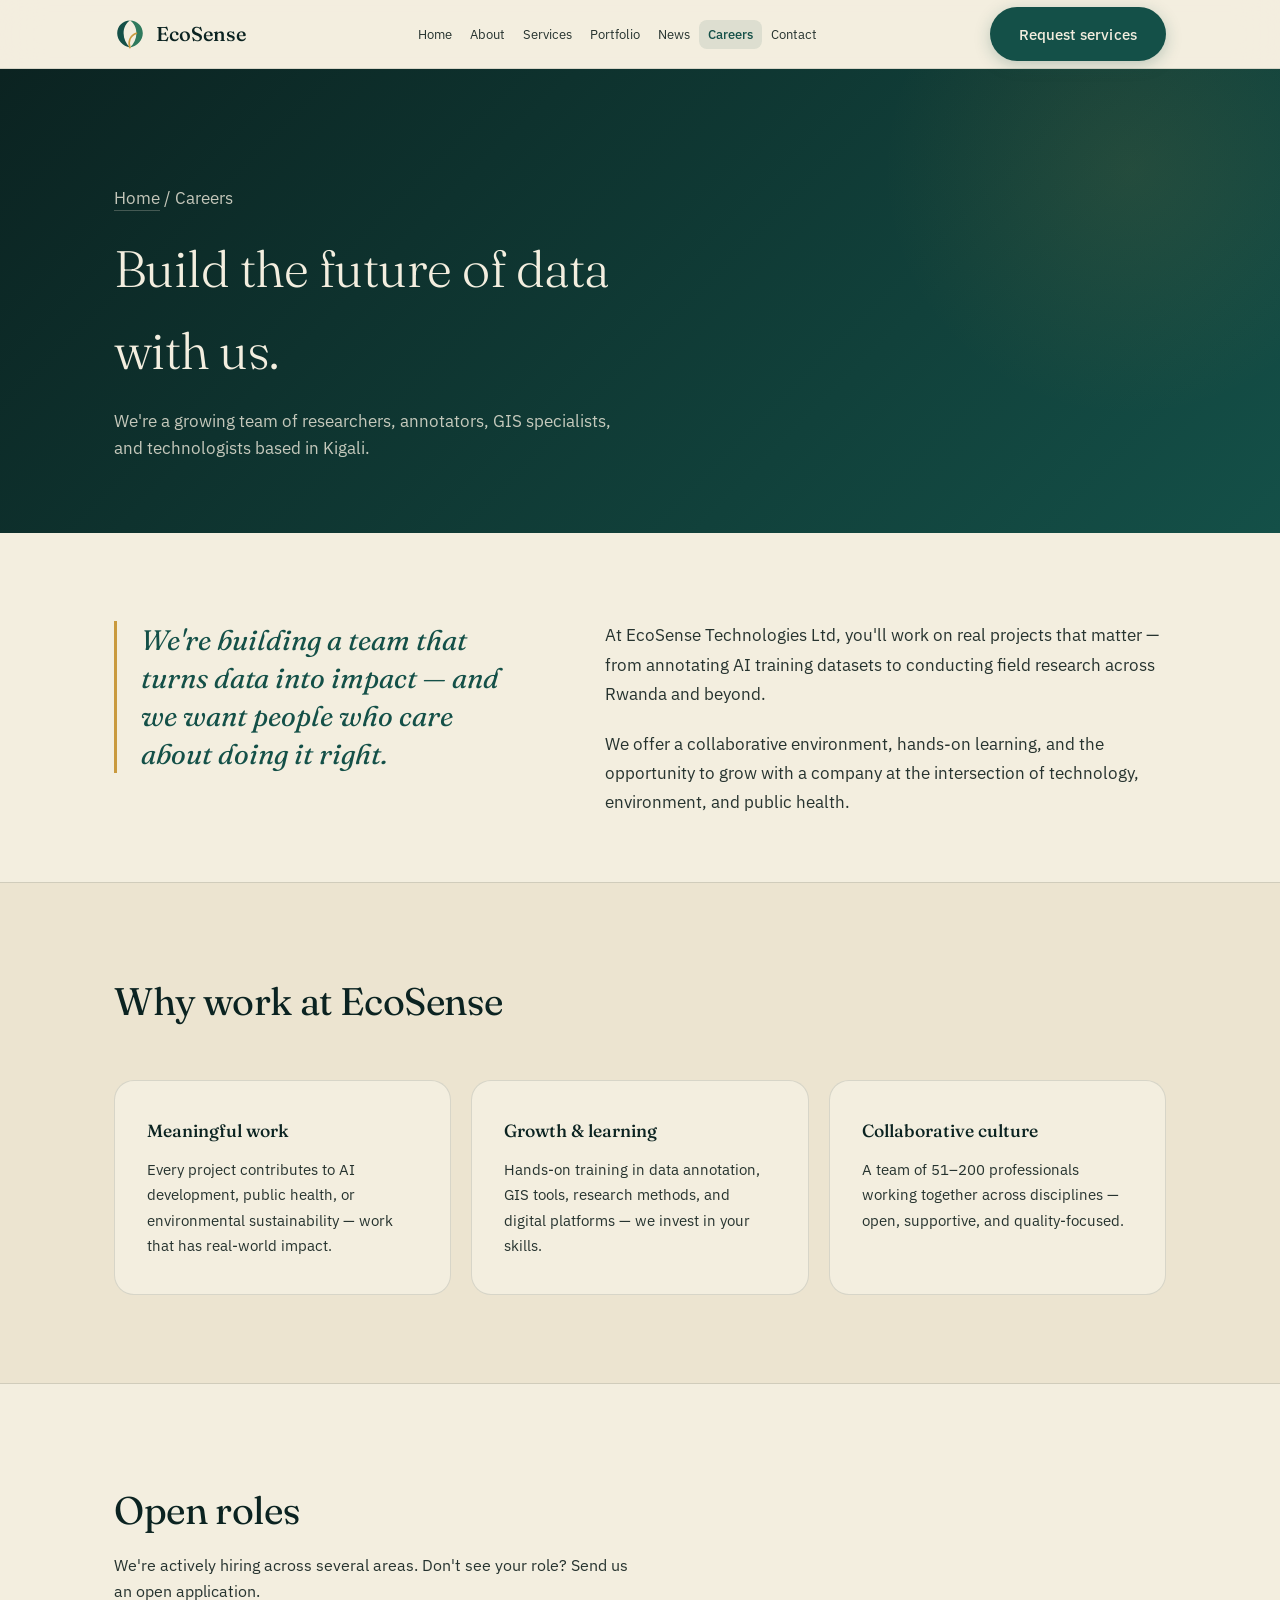
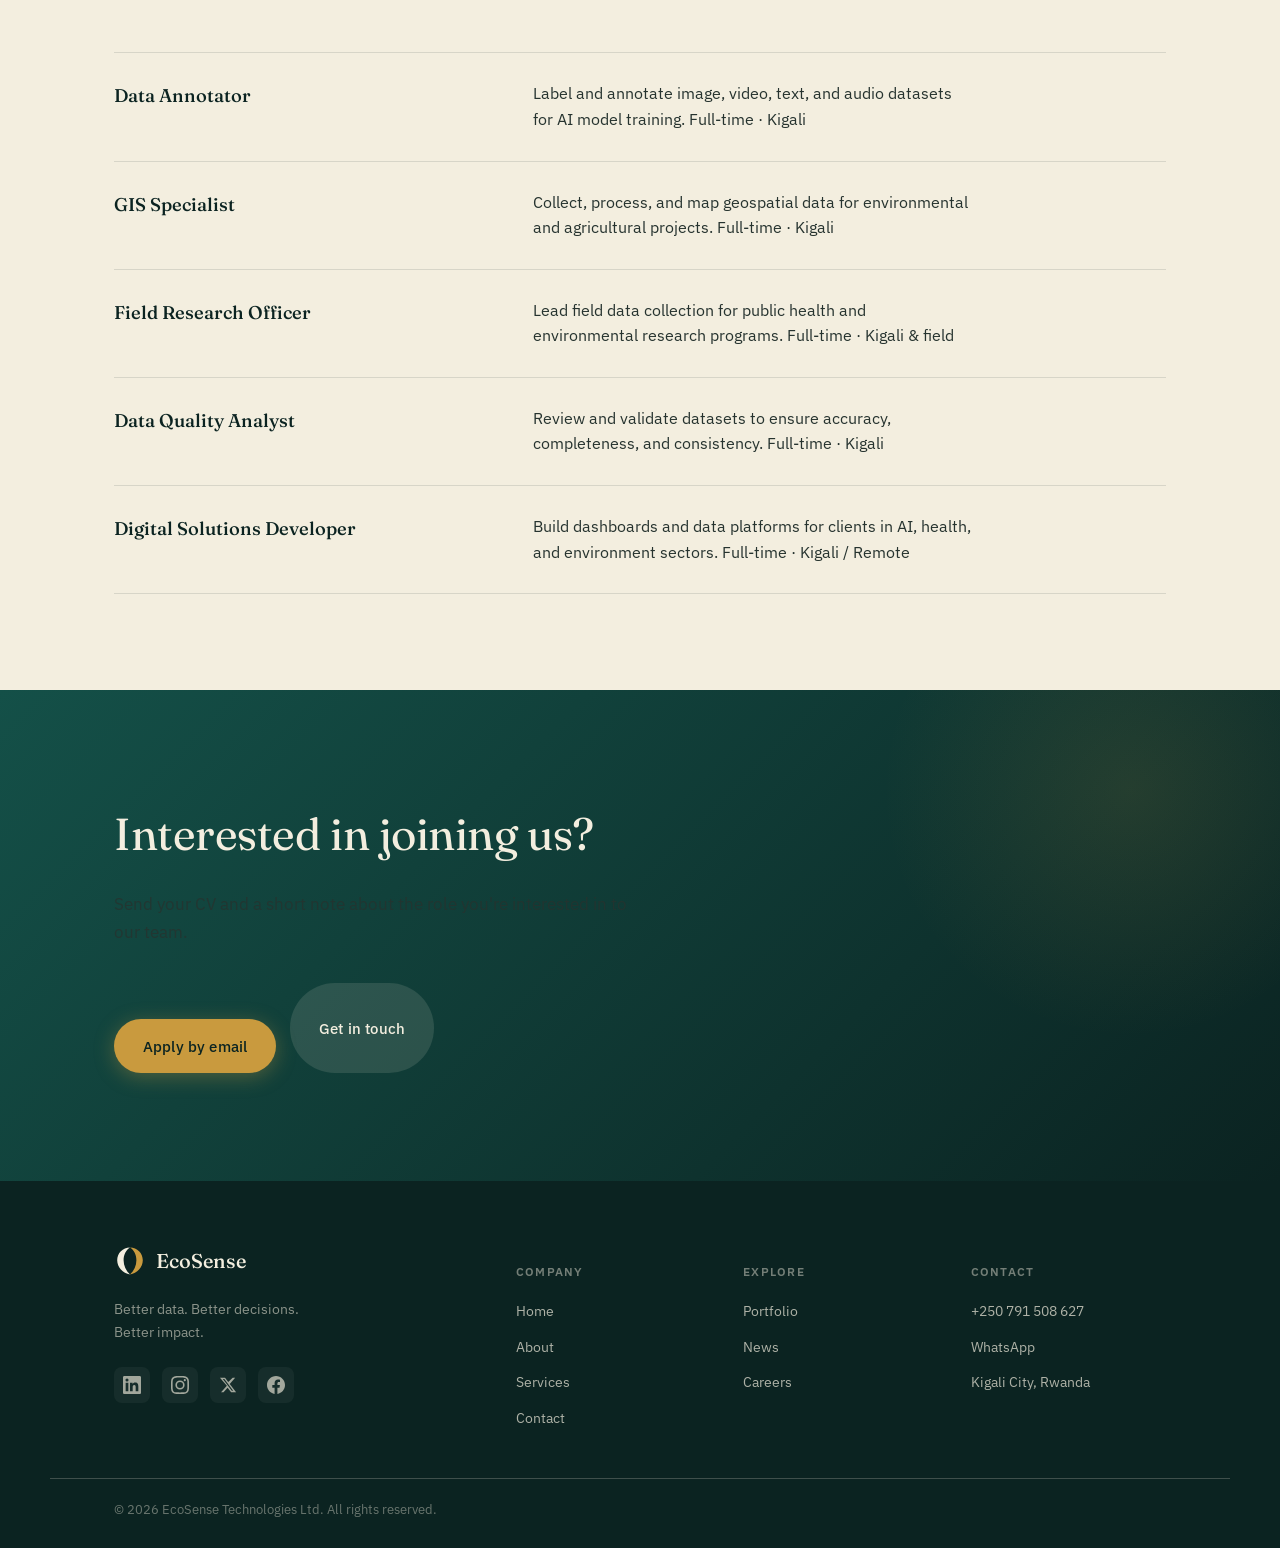
<file: careers.html>
<!DOCTYPE html>
<html lang="en">
<head>
<meta charset="UTF-8">
<meta name="viewport" content="width=device-width, initial-scale=1.0">
<title>Careers — EcoSense Technologies Ltd</title>
<meta name="description" content="Join EcoSense Technologies Ltd — we're hiring data annotators, GIS specialists, field researchers, and more in Kigali, Rwanda.">
<link rel="preconnect" href="https://fonts.googleapis.com">
<link rel="preconnect" href="https://fonts.gstatic.com" crossorigin>
<link href="https://fonts.googleapis.com/css2?family=Fraunces:ital,opsz,wght@0,9..144,300;0,9..144,400;0,9..144,500;0,9..144,600;1,9..144,400;1,9..144,500&family=IBM+Plex+Sans:wght@400;500;600&display=swap" rel="stylesheet">
<link rel="stylesheet" href="styles.css">
</head>
<body>

  <header class="site-header">
    <div class="wrap header-inner">
      <a class="brand" href="index.html">
        <svg viewBox="0 0 40 40" xmlns="http://www.w3.org/2000/svg" aria-hidden="true">
          <path d="M20 3 C11 3 4 10 4 19 C4 28 11 35 20 37 C15 32 12 26 12 19 C12 12 15 6 20 3Z" fill="#145048"/>
          <path d="M20 3 C29 3 36 10 36 19 C36 28 29 35 20 37 C25 32 28 26 28 19 C28 12 25 6 20 3Z" fill="#2F7A5D"/>
          <path d="M20 37 C17 30 20 22 28 19" stroke="#C99A3E" stroke-width="2" fill="none" stroke-linecap="round"/>
        </svg>
        <span>EcoSense</span>
      </a>
      <nav class="main-nav" id="mainNav" aria-label="Main navigation">
        <div class="nav-drawer-header">
          <span>Navigation</span>
          <button class="nav-drawer-close" id="navClose" aria-label="Close menu">&#x2715;</button>
        </div>
        <ul>
          <li><a href="index.html">Home</a></li>
          <li><a href="about.html">About</a></li>
          <li><a href="services.html">Services</a></li>
          <li><a href="portfolio.html">Portfolio</a></li>
          <li><a href="news.html">News</a></li>
          <li><a href="careers.html" class="active">Careers</a></li>
          <li><a href="contact.html">Contact</a></li>
        </ul>
      </nav>
      <div class="header-actions">
        <a class="btn btn-primary" href="tel:+250791508627">Request services</a>
        <button class="nav-toggle" id="navToggle" aria-label="Toggle menu" aria-expanded="false">
          <span></span><span></span><span></span>
        </button>
      </div>
    </div>
  </header>

  <section class="page-hero">
    <div class="wrap">
      <p class="crumb"><a href="index.html">Home</a> / Careers</p>
      <h1>Build the future of data with us.</h1>
      <p>We're a growing team of researchers, annotators, GIS specialists, and technologists based in Kigali.</p>
    </div>
  </section>

  <!-- Why join -->
  <section class="about" style="padding-top:clamp(56px,8vw,88px); padding-bottom:clamp(40px,6vw,64px);">
    <div class="wrap about-grid">
      <blockquote>We're building a team that turns data into impact — and we want people who care about doing it right.</blockquote>
      <div class="about-body">
        <p>At EcoSense Technologies Ltd, you'll work on real projects that matter — from annotating AI training datasets to conducting field research across Rwanda and beyond.</p>
        <p>We offer a collaborative environment, hands-on learning, and the opportunity to grow with a company at the intersection of technology, environment, and public health.</p>
      </div>
    </div>
  </section>

  <!-- Perks -->
  <section class="services" style="padding:clamp(56px,8vw,88px) 0;">
    <div class="wrap">
      <h2 style="font-size:clamp(1.9rem,3vw,2.5rem); font-weight:400; letter-spacing:-0.01em; margin-bottom:48px;">Why work at EcoSense</h2>
      <div class="teaser-grid">
        <div class="teaser-item">
          <h3>Meaningful work</h3>
          <p>Every project contributes to AI development, public health, or environmental sustainability — work that has real-world impact.</p>
        </div>
        <div class="teaser-item">
          <h3>Growth &amp; learning</h3>
          <p>Hands-on training in data annotation, GIS tools, research methods, and digital platforms — we invest in your skills.</p>
        </div>
        <div class="teaser-item">
          <h3>Collaborative culture</h3>
          <p>A team of 51–200 professionals working together across disciplines — open, supportive, and quality-focused.</p>
        </div>
      </div>
    </div>
  </section>

  <!-- Open roles -->
  <section style="padding:clamp(64px,9vw,96px) 0;">
    <div class="wrap">
      <h2 style="font-size:clamp(1.9rem,3vw,2.5rem); font-weight:400; letter-spacing:-0.01em; margin-bottom:12px;">Open roles</h2>
      <p style="color:var(--charcoal); margin-bottom:48px; max-width:52ch;">We're actively hiring across several areas. Don't see your role? Send us an open application.</p>
      <ul class="services-list">
        <li class="service-row">
          <h3>Data Annotator</h3>
          <p>Label and annotate image, video, text, and audio datasets for AI model training. Full-time · Kigali</p>
        </li>
        <li class="service-row">
          <h3>GIS Specialist</h3>
          <p>Collect, process, and map geospatial data for environmental and agricultural projects. Full-time · Kigali</p>
        </li>
        <li class="service-row">
          <h3>Field Research Officer</h3>
          <p>Lead field data collection for public health and environmental research programs. Full-time · Kigali &amp; field</p>
        </li>
        <li class="service-row">
          <h3>Data Quality Analyst</h3>
          <p>Review and validate datasets to ensure accuracy, completeness, and consistency. Full-time · Kigali</p>
        </li>
        <li class="service-row">
          <h3>Digital Solutions Developer</h3>
          <p>Build dashboards and data platforms for clients in AI, health, and environment sectors. Full-time · Kigali / Remote</p>
        </li>
      </ul>
    </div>
  </section>

  <section class="contact-cta">
    <div class="wrap">
      <div class="contact-inner">
        <h2>Interested in joining us?</h2>
        <p>Send your CV and a short note about the role you're interested in to our team.</p>
        <div class="cta-actions">
          <a class="btn btn-primary" href="mailto:careers@ecosense-technologies.com">Apply by email</a>
          <a class="btn btn-outline-sand" href="contact.html">Get in touch</a>
        </div>
      </div>
    </div>
  </section>

  <footer>
    <div class="wrap footer-top">
      <div class="footer-brand-col">
        <a class="brand" href="index.html">
          <svg viewBox="0 0 40 40" xmlns="http://www.w3.org/2000/svg" aria-hidden="true">
            <path d="M20 3 C11 3 4 10 4 19 C4 28 11 35 20 37 C15 32 12 26 12 19 C12 12 15 6 20 3Z" fill="#F3EEDF"/>
            <path d="M20 3 C29 3 36 10 36 19 C36 28 29 35 20 37 C25 32 28 26 28 19 C28 12 25 6 20 3Z" fill="#C99A3E"/>
          </svg>
          <span>EcoSense</span>
        </a>
        <p class="footer-tagline">Better data. Better decisions.<br>Better impact.</p>
        <div class="footer-social">
          <a href="https://www.linkedin.com/company/ecosense-technologies-ltd" target="_blank" rel="noopener" aria-label="LinkedIn"><svg viewBox="0 0 24 24" fill="currentColor" width="18" height="18"><path d="M20.447 20.452h-3.554v-5.569c0-1.328-.027-3.037-1.852-3.037-1.853 0-2.136 1.445-2.136 2.939v5.667H9.351V9h3.414v1.561h.046c.477-.9 1.637-1.85 3.37-1.85 3.601 0 4.267 2.37 4.267 5.455v6.286zM5.337 7.433a2.062 2.062 0 0 1-2.063-2.065 2.064 2.064 0 1 1 2.063 2.065zm1.782 13.019H3.555V9h3.564v11.452zM22.225 0H1.771C.792 0 0 .774 0 1.729v20.542C0 23.227.792 24 1.771 24h20.451C23.2 24 24 23.227 24 22.271V1.729C24 .774 23.2 0 22.222 0h.003z"/></svg></a>
          <a href="https://www.instagram.com/ecosense_technologies" target="_blank" rel="noopener" aria-label="Instagram"><svg viewBox="0 0 24 24" fill="currentColor" width="18" height="18"><path d="M12 2.163c3.204 0 3.584.012 4.85.07 3.252.148 4.771 1.691 4.919 4.919.058 1.265.069 1.645.069 4.849 0 3.205-.012 3.584-.069 4.849-.149 3.225-1.664 4.771-4.919 4.919-1.266.058-1.644.07-4.85.07-3.204 0-3.584-.012-4.849-.07-3.26-.149-4.771-1.699-4.919-4.92-.058-1.265-.07-1.644-.07-4.849 0-3.204.013-3.583.07-4.849.149-3.227 1.664-4.771 4.919-4.919 1.266-.057 1.645-.069 4.849-.069zM12 0C8.741 0 8.333.014 7.053.072 2.695.272.273 2.69.073 7.052.014 8.333 0 8.741 0 12c0 3.259.014 3.668.072 4.948.2 4.358 2.618 6.78 6.98 6.98C8.333 23.986 8.741 24 12 24c3.259 0 3.668-.014 4.948-.072 4.354-.2 6.782-2.618 6.979-6.98.059-1.28.073-1.689.073-4.948 0-3.259-.014-3.667-.072-4.947-.196-4.354-2.617-6.78-6.979-6.98C15.668.014 15.259 0 12 0zm0 5.838a6.162 6.162 0 1 0 0 12.324 6.162 6.162 0 0 0 0-12.324zM12 16a4 4 0 1 1 0-8 4 4 0 0 1 0 8zm6.406-11.845a1.44 1.44 0 1 0 0 2.881 1.44 1.44 0 0 0 0-2.881z"/></svg></a>
          <a href="https://twitter.com/ecosense_tech" target="_blank" rel="noopener" aria-label="X (Twitter)"><svg viewBox="0 0 24 24" fill="currentColor" width="18" height="18"><path d="M18.244 2.25h3.308l-7.227 8.26 8.502 11.24H16.17l-4.714-6.231-5.401 6.231H2.744l7.737-8.835L1.254 2.25H8.08l4.253 5.622 5.911-5.622zm-1.161 17.52h1.833L7.084 4.126H5.117z"/></svg></a>
          <a href="https://www.facebook.com/ecosensetechnologies" target="_blank" rel="noopener" aria-label="Facebook"><svg viewBox="0 0 24 24" fill="currentColor" width="18" height="18"><path d="M24 12.073c0-6.627-5.373-12-12-12s-12 5.373-12 12c0 5.99 4.388 10.954 10.125 11.854v-8.385H7.078v-3.47h3.047V9.43c0-3.007 1.792-4.669 4.533-4.669 1.312 0 2.686.235 2.686.235v2.953H15.83c-1.491 0-1.956.925-1.956 1.874v2.25h3.328l-.532 3.47h-2.796v8.385C19.612 23.027 24 18.062 24 12.073z"/></svg></a>
        </div>
      </div>
      <div class="footer-cols">
        <div class="footer-col"><h4>Company</h4><ul><li><a href="index.html">Home</a></li><li><a href="about.html">About</a></li><li><a href="services.html">Services</a></li><li><a href="contact.html">Contact</a></li></ul></div>
        <div class="footer-col"><h4>Explore</h4><ul><li><a href="portfolio.html">Portfolio</a></li><li><a href="news.html">News</a></li><li><a href="careers.html">Careers</a></li></ul></div>
        <div class="footer-col"><h4>Contact</h4><ul><li><a href="tel:+250791508627">+250 791 508 627</a></li><li><a href="https://wa.me/250791508627" target="_blank" rel="noopener">WhatsApp</a></li><li><span>Kigali City, Rwanda</span></li></ul></div>
      </div>
    </div>
    <div class="wrap footer-bottom">
      <p class="footer-meta">© 2026 EcoSense Technologies Ltd. All rights reserved.</p>
    </div>
  </footer>

<script src="script.js"></script>
</body>
</html>
</file>
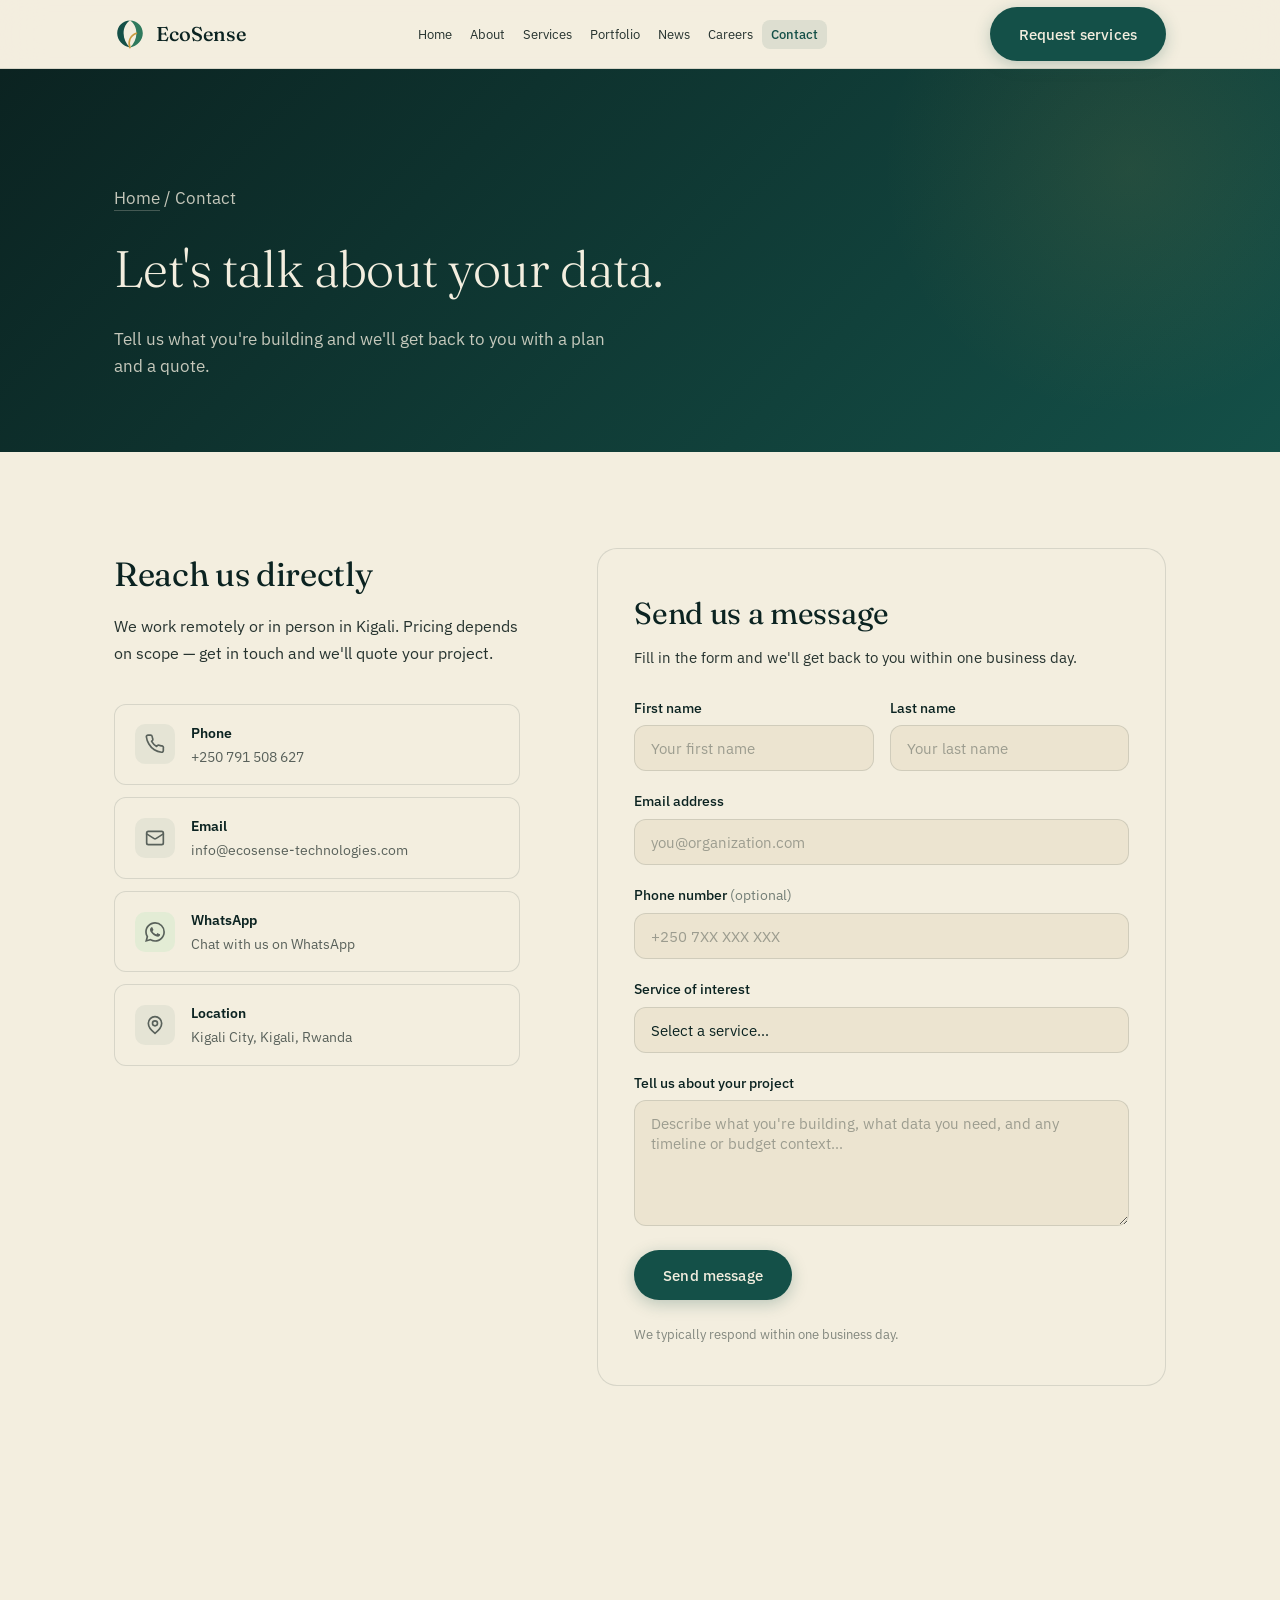
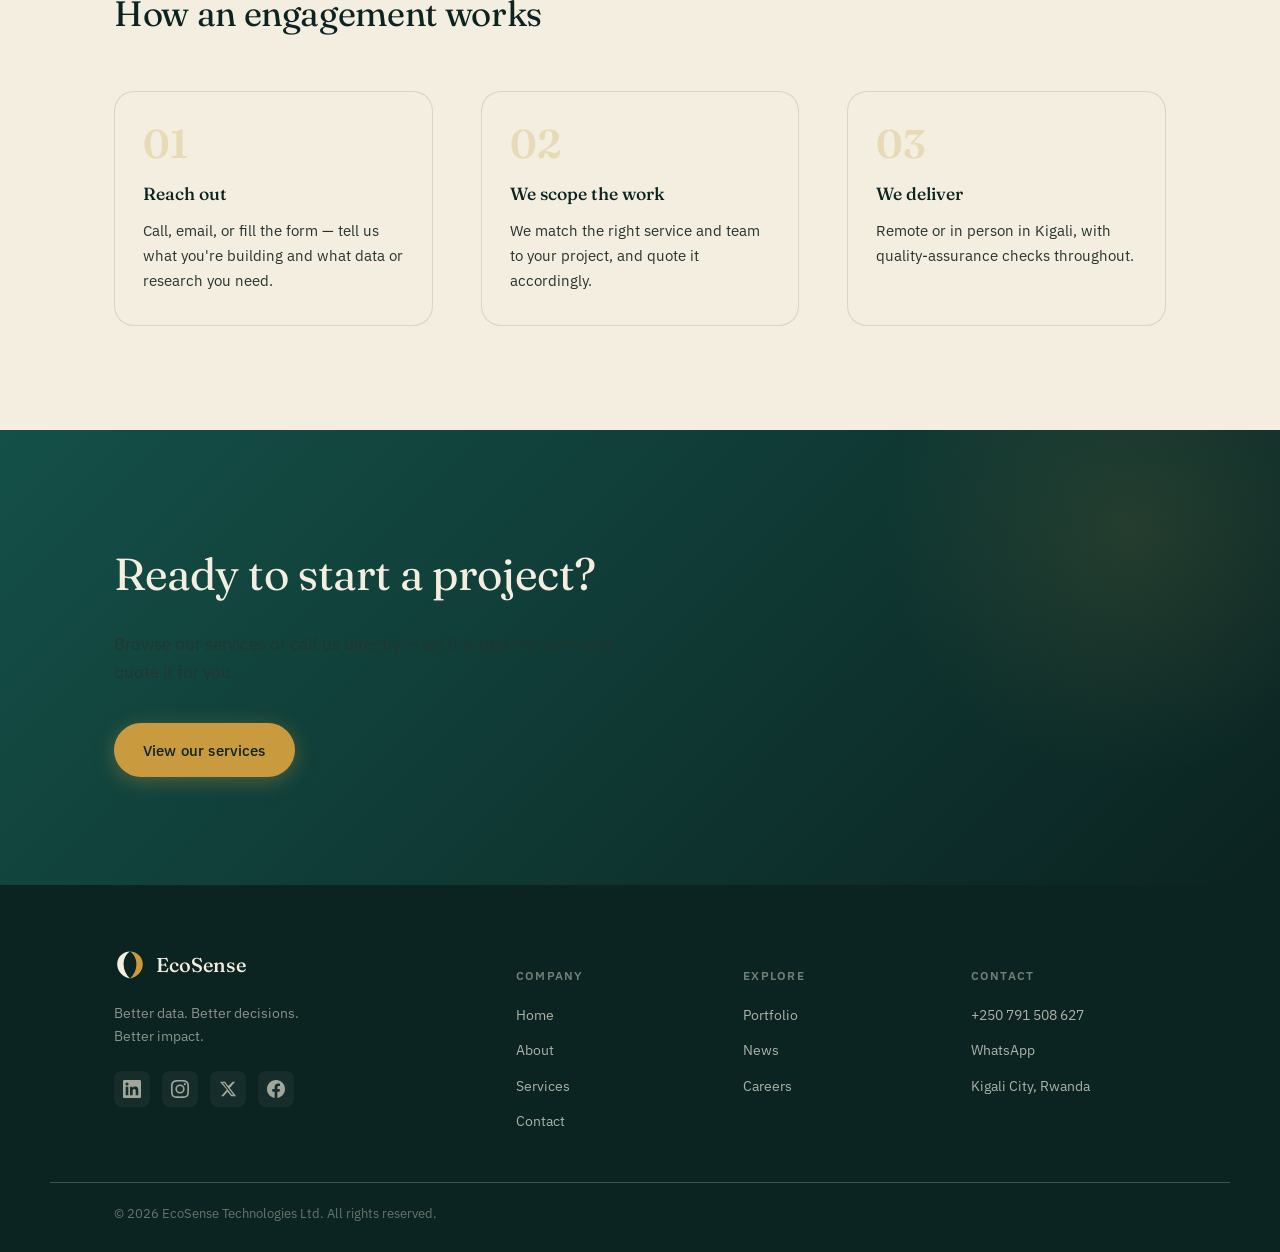
<file: contact.html>
<!DOCTYPE html>
<html lang="en">
<head>
<meta charset="UTF-8">
<meta name="viewport" content="width=device-width, initial-scale=1.0">
<title>Contact — EcoSense Technologies Ltd</title>
<meta name="description" content="Get in touch with EcoSense Technologies Ltd in Kigali City, Kigali, Rwanda — remote or in-person engagements available.">
<link rel="preconnect" href="https://fonts.googleapis.com">
<link rel="preconnect" href="https://fonts.gstatic.com" crossorigin>
<link href="https://fonts.googleapis.com/css2?family=Fraunces:ital,opsz,wght@0,9..144,300;0,9..144,400;0,9..144,500;0,9..144,600;1,9..144,400;1,9..144,500&family=IBM+Plex+Sans:wght@400;500;600&display=swap" rel="stylesheet">
<link rel="stylesheet" href="styles.css">
</head>
<body>

  <header class="site-header">
    <div class="wrap header-inner">
      <a class="brand" href="index.html">
        <svg viewBox="0 0 40 40" xmlns="http://www.w3.org/2000/svg" aria-hidden="true">
          <path d="M20 3 C11 3 4 10 4 19 C4 28 11 35 20 37 C15 32 12 26 12 19 C12 12 15 6 20 3Z" fill="#145048"/>
          <path d="M20 3 C29 3 36 10 36 19 C36 28 29 35 20 37 C25 32 28 26 28 19 C28 12 25 6 20 3Z" fill="#2F7A5D"/>
          <path d="M20 37 C17 30 20 22 28 19" stroke="#C99A3E" stroke-width="2" fill="none" stroke-linecap="round"/>
        </svg>
        <span>EcoSense</span>
      </a>
      <nav class="main-nav" id="mainNav" aria-label="Main navigation">
        <div class="nav-drawer-header">
          <span>Navigation</span>
          <button class="nav-drawer-close" id="navClose" aria-label="Close menu">&#x2715;</button>
        </div>
        <ul>
          <li><a href="index.html">Home</a></li>
          <li><a href="about.html">About</a></li>
          <li><a href="services.html">Services</a></li>
          <li><a href="portfolio.html">Portfolio</a></li>
          <li><a href="news.html">News</a></li>
          <li><a href="careers.html">Careers</a></li>
          <li><a href="contact.html" class="active">Contact</a></li>
        </ul>
      </nav>
      <div class="header-actions">
        <a class="btn btn-primary" href="tel:+250791508627">Request services</a>
        <button class="nav-toggle" id="navToggle" aria-label="Toggle menu" aria-expanded="false">
          <span></span><span></span><span></span>
        </button>
      </div>
    </div>
  </header>

  <section class="page-hero">
    <div class="wrap">
      <p class="crumb"><a href="index.html">Home</a> / Contact</p>
      <h1>Let's talk about your data.</h1>
      <p>Tell us what you're building and we'll get back to you with a plan and a quote.</p>
    </div>
  </section>

  <!-- Contact layout: form + direct channels -->
  <section class="contact-page">
    <div class="wrap contact-page-grid">

      <!-- Left: direct channels -->
      <div class="contact-channels">
        <h2>Reach us directly</h2>
        <p>We work remotely or in person in Kigali. Pricing depends on scope — get in touch and we'll quote your project.</p>

        <div class="channel-list">
          <a class="channel-item" href="tel:+250791508627">
            <span class="channel-icon" aria-hidden="true">
              <svg viewBox="0 0 24 24" fill="none" stroke="currentColor" stroke-width="2" stroke-linecap="round" stroke-linejoin="round" width="20" height="20"><path d="M22 16.92v3a2 2 0 0 1-2.18 2 19.79 19.79 0 0 1-8.63-3.07A19.5 19.5 0 0 1 4.69 12a19.79 19.79 0 0 1-3.07-8.67A2 2 0 0 1 3.6 1.27h3a2 2 0 0 1 2 1.72c.127.96.361 1.903.7 2.81a2 2 0 0 1-.45 2.11L7.91 8.91a16 16 0 0 0 6 6l.91-.91a2 2 0 0 1 2.11-.45c.907.339 1.85.573 2.81.7A2 2 0 0 1 22 16.92z"/></svg>
            </span>
            <div>
              <strong>Phone</strong>
              <span>+250 791 508 627</span>
            </div>
          </a>
          <a class="channel-item" href="mailto:info@ecosense-technologies.com">
            <span class="channel-icon" aria-hidden="true">
              <svg viewBox="0 0 24 24" fill="none" stroke="currentColor" stroke-width="2" stroke-linecap="round" stroke-linejoin="round" width="20" height="20"><rect width="20" height="16" x="2" y="4" rx="2"/><path d="m22 7-8.97 5.7a1.94 1.94 0 0 1-2.06 0L2 7"/></svg>
            </span>
            <div>
              <strong>Email</strong>
              <span>info@ecosense-technologies.com</span>
            </div>
          </a>
          <a class="channel-item" href="https://wa.me/250791508627" target="_blank" rel="noopener">
            <span class="channel-icon channel-icon--whatsapp" aria-hidden="true">
              <svg viewBox="0 0 24 24" fill="currentColor" width="20" height="20"><path d="M17.472 14.382c-.297-.149-1.758-.867-2.03-.967-.273-.099-.471-.148-.67.15-.197.297-.767.966-.94 1.164-.173.199-.347.223-.644.075-.297-.15-1.255-.463-2.39-1.475-.883-.788-1.48-1.761-1.653-2.059-.173-.297-.018-.458.13-.606.134-.133.298-.347.446-.52.149-.174.198-.298.298-.497.099-.198.05-.371-.025-.52-.075-.149-.669-1.612-.916-2.207-.242-.579-.487-.5-.669-.51-.173-.008-.371-.01-.57-.01-.198 0-.52.074-.792.372-.272.297-1.04 1.016-1.04 2.479 0 1.462 1.065 2.875 1.213 3.074.149.198 2.096 3.2 5.077 4.487.709.306 1.262.489 1.694.625.712.227 1.36.195 1.871.118.571-.085 1.758-.719 2.006-1.413.248-.694.248-1.289.173-1.413-.074-.124-.272-.198-.57-.347m-5.421 7.403h-.004a9.87 9.87 0 0 1-5.031-1.378l-.361-.214-3.741.982.998-3.648-.235-.374a9.86 9.86 0 0 1-1.51-5.26c.001-5.45 4.436-9.884 9.888-9.884 2.64 0 5.122 1.03 6.988 2.898a9.825 9.825 0 0 1 2.893 6.994c-.003 5.45-4.437 9.884-9.885 9.884m8.413-18.297A11.815 11.815 0 0 0 12.05 0C5.495 0 .16 5.335.157 11.892c0 2.096.547 4.142 1.588 5.945L.057 24l6.305-1.654a11.882 11.882 0 0 0 5.683 1.448h.005c6.554 0 11.89-5.335 11.893-11.893a11.821 11.821 0 0 0-3.48-8.413z"/></svg>
            </span>
            <div>
              <strong>WhatsApp</strong>
              <span>Chat with us on WhatsApp</span>
            </div>
          </a>
          <div class="channel-item channel-item--static">
            <span class="channel-icon" aria-hidden="true">
              <svg viewBox="0 0 24 24" fill="none" stroke="currentColor" stroke-width="2" stroke-linecap="round" stroke-linejoin="round" width="20" height="20"><path d="M20 10c0 6-8 12-8 12s-8-6-8-12a8 8 0 0 1 16 0Z"/><circle cx="12" cy="10" r="3"/></svg>
            </span>
            <div>
              <strong>Location</strong>
              <span>Kigali City, Kigali, Rwanda</span>
            </div>
          </div>
        </div>
      </div>

      <!-- Right: contact form -->
      <div class="contact-form-wrap">
        <h2>Send us a message</h2>
        <p>Fill in the form and we'll get back to you within one business day.</p>
        <form class="contact-form" id="contactForm" novalidate>
          <div class="form-row">
            <div class="form-group">
              <label for="firstName">First name</label>
              <input type="text" id="firstName" name="firstName" placeholder="Your first name" required autocomplete="given-name">
            </div>
            <div class="form-group">
              <label for="lastName">Last name</label>
              <input type="text" id="lastName" name="lastName" placeholder="Your last name" required autocomplete="family-name">
            </div>
          </div>
          <div class="form-group">
            <label for="email">Email address</label>
            <input type="email" id="email" name="email" placeholder="you@organization.com" required autocomplete="email">
          </div>
          <div class="form-group">
            <label for="phone">Phone number <span class="form-optional">(optional)</span></label>
            <input type="tel" id="phone" name="phone" placeholder="+250 7XX XXX XXX" autocomplete="tel">
          </div>
          <div class="form-group">
            <label for="service">Service of interest</label>
            <select id="service" name="service">
              <option value="" disabled selected>Select a service…</option>
              <option>Data Collection</option>
              <option>AI Data Annotation</option>
              <option>GIS Mapping</option>
              <option>Environmental Research</option>
              <option>Public Health Research</option>
              <option>Digital Data Solutions</option>
              <option>Not sure yet</option>
            </select>
          </div>
          <div class="form-group">
            <label for="message">Tell us about your project</label>
            <textarea id="message" name="message" rows="5" placeholder="Describe what you're building, what data you need, and any timeline or budget context…" required></textarea>
          </div>
          <button type="submit" class="btn btn-primary form-submit">Send message</button>
          <p class="form-note">We typically respond within one business day.</p>
        </form>
      </div>

    </div>
  </section>

  <!-- How it works -->
  <section class="process">
    <div class="wrap">
      <h2>How an engagement works</h2>
      <div class="steps">
        <div class="step">
          <span class="step-num">01</span>
          <h3>Reach out</h3>
          <p>Call, email, or fill the form — tell us what you're building and what data or research you need.</p>
        </div>
        <div class="step">
          <span class="step-num">02</span>
          <h3>We scope the work</h3>
          <p>We match the right service and team to your project, and quote it accordingly.</p>
        </div>
        <div class="step">
          <span class="step-num">03</span>
          <h3>We deliver</h3>
          <p>Remote or in person in Kigali, with quality-assurance checks throughout.</p>
        </div>
      </div>
    </div>
  </section>

  <section class="contact-cta">
    <div class="wrap">
      <div class="contact-inner">
        <h2>Ready to start a project?</h2>
        <p>Browse our services or call us directly — we'll scope the work and quote it for you.</p>
        <a class="btn btn-primary" href="services.html">View our services</a>
      </div>
    </div>
  </section>

  <footer>
    <div class="wrap footer-top">
      <div class="footer-brand-col">
        <a class="brand" href="index.html">
          <svg viewBox="0 0 40 40" xmlns="http://www.w3.org/2000/svg" aria-hidden="true">
            <path d="M20 3 C11 3 4 10 4 19 C4 28 11 35 20 37 C15 32 12 26 12 19 C12 12 15 6 20 3Z" fill="#F3EEDF"/>
            <path d="M20 3 C29 3 36 10 36 19 C36 28 29 35 20 37 C25 32 28 26 28 19 C28 12 25 6 20 3Z" fill="#C99A3E"/>
          </svg>
          <span>EcoSense</span>
        </a>
        <p class="footer-tagline">Better data. Better decisions.<br>Better impact.</p>
        <div class="footer-social">
          <a href="https://www.linkedin.com/company/ecosense-technologies-ltd" target="_blank" rel="noopener" aria-label="LinkedIn">
            <svg viewBox="0 0 24 24" fill="currentColor" width="18" height="18"><path d="M20.447 20.452h-3.554v-5.569c0-1.328-.027-3.037-1.852-3.037-1.853 0-2.136 1.445-2.136 2.939v5.667H9.351V9h3.414v1.561h.046c.477-.9 1.637-1.85 3.37-1.85 3.601 0 4.267 2.37 4.267 5.455v6.286zM5.337 7.433a2.062 2.062 0 0 1-2.063-2.065 2.064 2.064 0 1 1 2.063 2.065zm1.782 13.019H3.555V9h3.564v11.452zM22.225 0H1.771C.792 0 0 .774 0 1.729v20.542C0 23.227.792 24 1.771 24h20.451C23.2 24 24 23.227 24 22.271V1.729C24 .774 23.2 0 22.222 0h.003z"/></svg>
          </a>
          <a href="https://www.instagram.com/ecosense_technologies" target="_blank" rel="noopener" aria-label="Instagram">
            <svg viewBox="0 0 24 24" fill="currentColor" width="18" height="18"><path d="M12 2.163c3.204 0 3.584.012 4.85.07 3.252.148 4.771 1.691 4.919 4.919.058 1.265.069 1.645.069 4.849 0 3.205-.012 3.584-.069 4.849-.149 3.225-1.664 4.771-4.919 4.919-1.266.058-1.644.07-4.85.07-3.204 0-3.584-.012-4.849-.07-3.26-.149-4.771-1.699-4.919-4.92-.058-1.265-.07-1.644-.07-4.849 0-3.204.013-3.583.07-4.849.149-3.227 1.664-4.771 4.919-4.919 1.266-.057 1.645-.069 4.849-.069zM12 0C8.741 0 8.333.014 7.053.072 2.695.272.273 2.69.073 7.052.014 8.333 0 8.741 0 12c0 3.259.014 3.668.072 4.948.2 4.358 2.618 6.78 6.98 6.98C8.333 23.986 8.741 24 12 24c3.259 0 3.668-.014 4.948-.072 4.354-.2 6.782-2.618 6.979-6.98.059-1.28.073-1.689.073-4.948 0-3.259-.014-3.667-.072-4.947-.196-4.354-2.617-6.78-6.979-6.98C15.668.014 15.259 0 12 0zm0 5.838a6.162 6.162 0 1 0 0 12.324 6.162 6.162 0 0 0 0-12.324zM12 16a4 4 0 1 1 0-8 4 4 0 0 1 0 8zm6.406-11.845a1.44 1.44 0 1 0 0 2.881 1.44 1.44 0 0 0 0-2.881z"/></svg>
          </a>
          <a href="https://twitter.com/ecosense_tech" target="_blank" rel="noopener" aria-label="X (Twitter)">
            <svg viewBox="0 0 24 24" fill="currentColor" width="18" height="18"><path d="M18.244 2.25h3.308l-7.227 8.26 8.502 11.24H16.17l-4.714-6.231-5.401 6.231H2.744l7.737-8.835L1.254 2.25H8.08l4.253 5.622 5.911-5.622zm-1.161 17.52h1.833L7.084 4.126H5.117z"/></svg>
          </a>
          <a href="https://www.facebook.com/ecosensetechnologies" target="_blank" rel="noopener" aria-label="Facebook">
            <svg viewBox="0 0 24 24" fill="currentColor" width="18" height="18"><path d="M24 12.073c0-6.627-5.373-12-12-12s-12 5.373-12 12c0 5.99 4.388 10.954 10.125 11.854v-8.385H7.078v-3.47h3.047V9.43c0-3.007 1.792-4.669 4.533-4.669 1.312 0 2.686.235 2.686.235v2.953H15.83c-1.491 0-1.956.925-1.956 1.874v2.25h3.328l-.532 3.47h-2.796v8.385C19.612 23.027 24 18.062 24 12.073z"/></svg>
          </a>
        </div>
      </div>
      <div class="footer-cols">
        <div class="footer-col">
          <h4>Company</h4>
          <ul>
            <li><a href="index.html">Home</a></li>
            <li><a href="about.html">About</a></li>
            <li><a href="services.html">Services</a></li>
            <li><a href="contact.html">Contact</a></li>
          </ul>
        </div>
        <div class="footer-col">
          <h4>Explore</h4>
          <ul>
            <li><a href="portfolio.html">Portfolio</a></li>
            <li><a href="news.html">News</a></li>
            <li><a href="careers.html">Careers</a></li>
          </ul>
        </div>
        <div class="footer-col">
          <h4>Contact</h4>
          <ul>
            <li><a href="tel:+250791508627">+250 791 508 627</a></li>
            <li><a href="https://wa.me/250791508627" target="_blank" rel="noopener">WhatsApp</a></li>
            <li><span>Kigali City, Rwanda</span></li>
          </ul>
        </div>
      </div>
    </div>
    <div class="wrap footer-bottom">
      <p class="footer-meta">© 2026 EcoSense Technologies Ltd. All rights reserved.</p>
    </div>
  </footer>

<script src="script.js"></script>
</body>
</html>
</file>
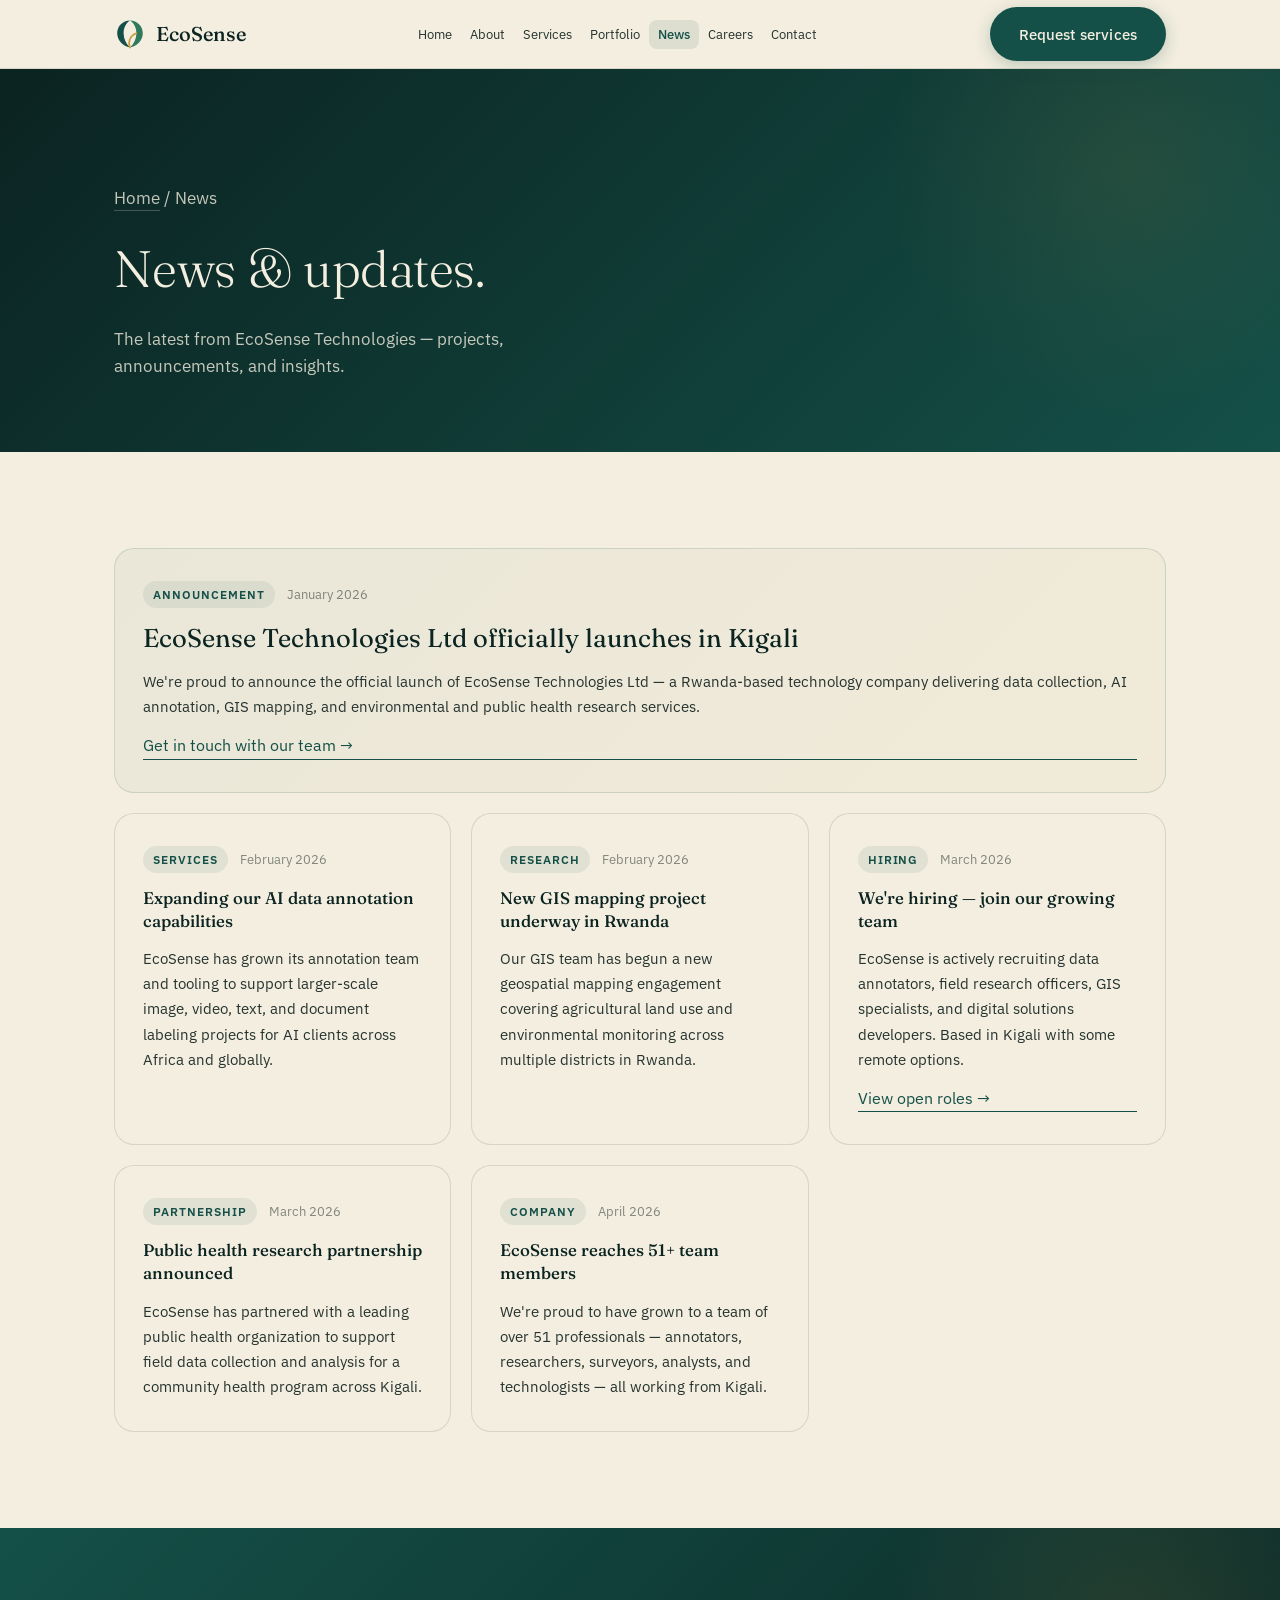
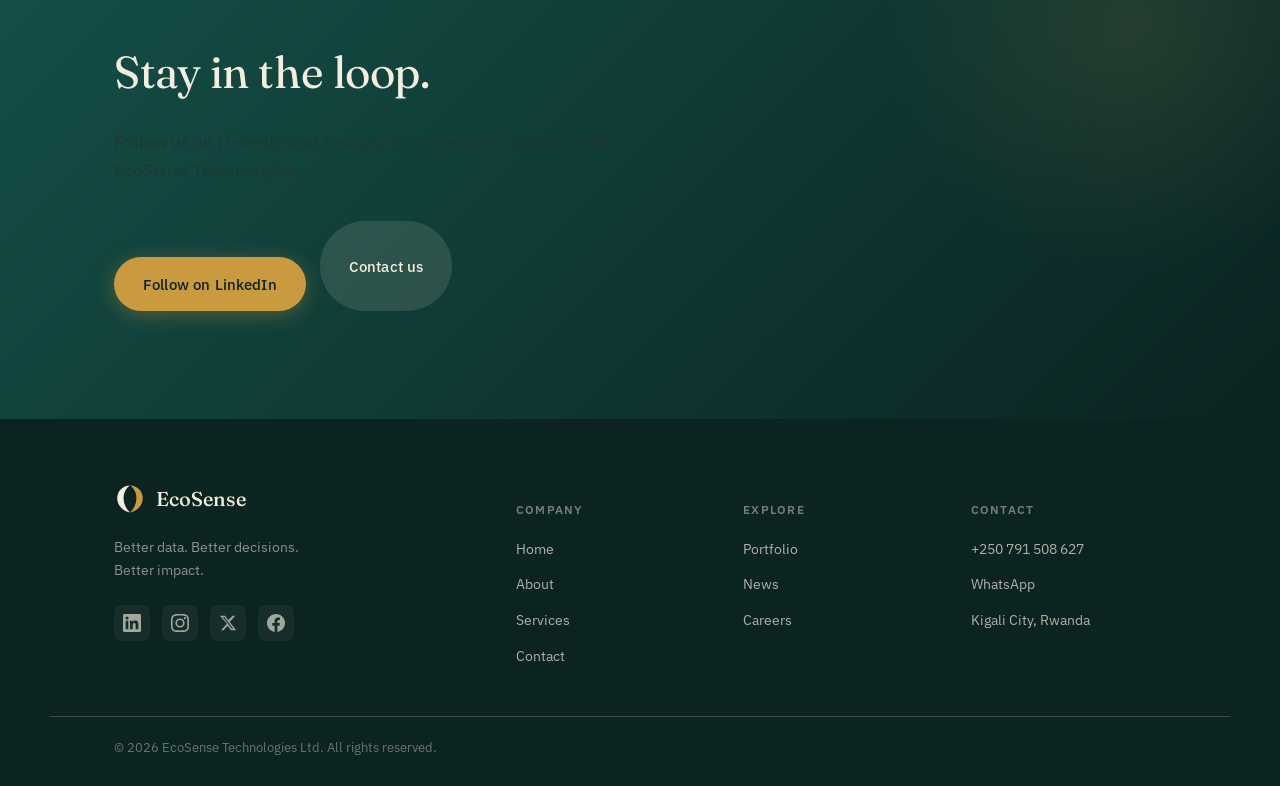
<file: news.html>
<!DOCTYPE html>
<html lang="en">
<head>
<meta charset="UTF-8">
<meta name="viewport" content="width=device-width, initial-scale=1.0">
<title>News — EcoSense Technologies Ltd</title>
<meta name="description" content="Latest news, updates, and announcements from EcoSense Technologies Ltd — Kigali, Rwanda.">
<link rel="preconnect" href="https://fonts.googleapis.com">
<link rel="preconnect" href="https://fonts.gstatic.com" crossorigin>
<link href="https://fonts.googleapis.com/css2?family=Fraunces:ital,opsz,wght@0,9..144,300;0,9..144,400;0,9..144,500;0,9..144,600;1,9..144,400;1,9..144,500&family=IBM+Plex+Sans:wght@400;500;600&display=swap" rel="stylesheet">
<link rel="stylesheet" href="styles.css">
</head>
<body>

  <header class="site-header">
    <div class="wrap header-inner">
      <a class="brand" href="index.html">
        <svg viewBox="0 0 40 40" xmlns="http://www.w3.org/2000/svg" aria-hidden="true">
          <path d="M20 3 C11 3 4 10 4 19 C4 28 11 35 20 37 C15 32 12 26 12 19 C12 12 15 6 20 3Z" fill="#145048"/>
          <path d="M20 3 C29 3 36 10 36 19 C36 28 29 35 20 37 C25 32 28 26 28 19 C28 12 25 6 20 3Z" fill="#2F7A5D"/>
          <path d="M20 37 C17 30 20 22 28 19" stroke="#C99A3E" stroke-width="2" fill="none" stroke-linecap="round"/>
        </svg>
        <span>EcoSense</span>
      </a>
      <nav class="main-nav" id="mainNav" aria-label="Main navigation">
        <div class="nav-drawer-header">
          <span>Navigation</span>
          <button class="nav-drawer-close" id="navClose" aria-label="Close menu">&#x2715;</button>
        </div>
        <ul>
          <li><a href="index.html">Home</a></li>
          <li><a href="about.html">About</a></li>
          <li><a href="services.html">Services</a></li>
          <li><a href="portfolio.html">Portfolio</a></li>
          <li><a href="news.html" class="active">News</a></li>
          <li><a href="careers.html">Careers</a></li>
          <li><a href="contact.html">Contact</a></li>
        </ul>
      </nav>
      <div class="header-actions">
        <a class="btn btn-primary" href="tel:+250791508627">Request services</a>
        <button class="nav-toggle" id="navToggle" aria-label="Toggle menu" aria-expanded="false">
          <span></span><span></span><span></span>
        </button>
      </div>
    </div>
  </header>

  <section class="page-hero">
    <div class="wrap">
      <p class="crumb"><a href="index.html">Home</a> / News</p>
      <h1>News &amp; updates.</h1>
      <p>The latest from EcoSense Technologies — projects, announcements, and insights.</p>
    </div>
  </section>

  <section style="padding:clamp(64px,9vw,96px) 0;">
    <div class="wrap">
      <div class="news-grid">

        <article class="news-card news-card--featured">
          <div class="news-meta">
            <span class="news-tag">Announcement</span>
            <time datetime="2026-01-15">January 2026</time>
          </div>
          <h2>EcoSense Technologies Ltd officially launches in Kigali</h2>
          <p>We're proud to announce the official launch of EcoSense Technologies Ltd — a Rwanda-based technology company delivering data collection, AI annotation, GIS mapping, and environmental and public health research services.</p>
          <a href="contact.html" class="inline-link">Get in touch with our team →</a>
        </article>

        <article class="news-card">
          <div class="news-meta">
            <span class="news-tag">Services</span>
            <time datetime="2026-02-01">February 2026</time>
          </div>
          <h3>Expanding our AI data annotation capabilities</h3>
          <p>EcoSense has grown its annotation team and tooling to support larger-scale image, video, text, and document labeling projects for AI clients across Africa and globally.</p>
        </article>

        <article class="news-card">
          <div class="news-meta">
            <span class="news-tag">Research</span>
            <time datetime="2026-02-15">February 2026</time>
          </div>
          <h3>New GIS mapping project underway in Rwanda</h3>
          <p>Our GIS team has begun a new geospatial mapping engagement covering agricultural land use and environmental monitoring across multiple districts in Rwanda.</p>
        </article>

        <article class="news-card">
          <div class="news-meta">
            <span class="news-tag">Hiring</span>
            <time datetime="2026-03-01">March 2026</time>
          </div>
          <h3>We're hiring — join our growing team</h3>
          <p>EcoSense is actively recruiting data annotators, field research officers, GIS specialists, and digital solutions developers. Based in Kigali with some remote options.</p>
          <a href="careers.html" class="inline-link">View open roles →</a>
        </article>

        <article class="news-card">
          <div class="news-meta">
            <span class="news-tag">Partnership</span>
            <time datetime="2026-03-15">March 2026</time>
          </div>
          <h3>Public health research partnership announced</h3>
          <p>EcoSense has partnered with a leading public health organization to support field data collection and analysis for a community health program across Kigali.</p>
        </article>

        <article class="news-card">
          <div class="news-meta">
            <span class="news-tag">Company</span>
            <time datetime="2026-04-01">April 2026</time>
          </div>
          <h3>EcoSense reaches 51+ team members</h3>
          <p>We're proud to have grown to a team of over 51 professionals — annotators, researchers, surveyors, analysts, and technologists — all working from Kigali.</p>
        </article>

      </div>
    </div>
  </section>

  <section class="contact-cta">
    <div class="wrap">
      <div class="contact-inner">
        <h2>Stay in the loop.</h2>
        <p>Follow us on LinkedIn and Instagram for the latest updates from EcoSense Technologies.</p>
        <div class="cta-actions">
          <a class="btn btn-primary" href="https://www.linkedin.com/company/ecosense-technologies-ltd" target="_blank" rel="noopener">Follow on LinkedIn</a>
          <a class="btn btn-outline-sand" href="contact.html">Contact us</a>
        </div>
      </div>
    </div>
  </section>

  <footer>
    <div class="wrap footer-top">
      <div class="footer-brand-col">
        <a class="brand" href="index.html">
          <svg viewBox="0 0 40 40" xmlns="http://www.w3.org/2000/svg" aria-hidden="true">
            <path d="M20 3 C11 3 4 10 4 19 C4 28 11 35 20 37 C15 32 12 26 12 19 C12 12 15 6 20 3Z" fill="#F3EEDF"/>
            <path d="M20 3 C29 3 36 10 36 19 C36 28 29 35 20 37 C25 32 28 26 28 19 C28 12 25 6 20 3Z" fill="#C99A3E"/>
          </svg>
          <span>EcoSense</span>
        </a>
        <p class="footer-tagline">Better data. Better decisions.<br>Better impact.</p>
        <div class="footer-social">
          <a href="https://www.linkedin.com/company/ecosense-technologies-ltd" target="_blank" rel="noopener" aria-label="LinkedIn"><svg viewBox="0 0 24 24" fill="currentColor" width="18" height="18"><path d="M20.447 20.452h-3.554v-5.569c0-1.328-.027-3.037-1.852-3.037-1.853 0-2.136 1.445-2.136 2.939v5.667H9.351V9h3.414v1.561h.046c.477-.9 1.637-1.85 3.37-1.85 3.601 0 4.267 2.37 4.267 5.455v6.286zM5.337 7.433a2.062 2.062 0 0 1-2.063-2.065 2.064 2.064 0 1 1 2.063 2.065zm1.782 13.019H3.555V9h3.564v11.452zM22.225 0H1.771C.792 0 0 .774 0 1.729v20.542C0 23.227.792 24 1.771 24h20.451C23.2 24 24 23.227 24 22.271V1.729C24 .774 23.2 0 22.222 0h.003z"/></svg></a>
          <a href="https://www.instagram.com/ecosense_technologies" target="_blank" rel="noopener" aria-label="Instagram"><svg viewBox="0 0 24 24" fill="currentColor" width="18" height="18"><path d="M12 2.163c3.204 0 3.584.012 4.85.07 3.252.148 4.771 1.691 4.919 4.919.058 1.265.069 1.645.069 4.849 0 3.205-.012 3.584-.069 4.849-.149 3.225-1.664 4.771-4.919 4.919-1.266.058-1.644.07-4.85.07-3.204 0-3.584-.012-4.849-.07-3.26-.149-4.771-1.699-4.919-4.92-.058-1.265-.07-1.644-.07-4.849 0-3.204.013-3.583.07-4.849.149-3.227 1.664-4.771 4.919-4.919 1.266-.057 1.645-.069 4.849-.069zM12 0C8.741 0 8.333.014 7.053.072 2.695.272.273 2.69.073 7.052.014 8.333 0 8.741 0 12c0 3.259.014 3.668.072 4.948.2 4.358 2.618 6.78 6.98 6.98C8.333 23.986 8.741 24 12 24c3.259 0 3.668-.014 4.948-.072 4.354-.2 6.782-2.618 6.979-6.98.059-1.28.073-1.689.073-4.948 0-3.259-.014-3.667-.072-4.947-.196-4.354-2.617-6.78-6.979-6.98C15.668.014 15.259 0 12 0zm0 5.838a6.162 6.162 0 1 0 0 12.324 6.162 6.162 0 0 0 0-12.324zM12 16a4 4 0 1 1 0-8 4 4 0 0 1 0 8zm6.406-11.845a1.44 1.44 0 1 0 0 2.881 1.44 1.44 0 0 0 0-2.881z"/></svg></a>
          <a href="https://twitter.com/ecosense_tech" target="_blank" rel="noopener" aria-label="X (Twitter)"><svg viewBox="0 0 24 24" fill="currentColor" width="18" height="18"><path d="M18.244 2.25h3.308l-7.227 8.26 8.502 11.24H16.17l-4.714-6.231-5.401 6.231H2.744l7.737-8.835L1.254 2.25H8.08l4.253 5.622 5.911-5.622zm-1.161 17.52h1.833L7.084 4.126H5.117z"/></svg></a>
          <a href="https://www.facebook.com/ecosensetechnologies" target="_blank" rel="noopener" aria-label="Facebook"><svg viewBox="0 0 24 24" fill="currentColor" width="18" height="18"><path d="M24 12.073c0-6.627-5.373-12-12-12s-12 5.373-12 12c0 5.99 4.388 10.954 10.125 11.854v-8.385H7.078v-3.47h3.047V9.43c0-3.007 1.792-4.669 4.533-4.669 1.312 0 2.686.235 2.686.235v2.953H15.83c-1.491 0-1.956.925-1.956 1.874v2.25h3.328l-.532 3.47h-2.796v8.385C19.612 23.027 24 18.062 24 12.073z"/></svg></a>
        </div>
      </div>
      <div class="footer-cols">
        <div class="footer-col"><h4>Company</h4><ul><li><a href="index.html">Home</a></li><li><a href="about.html">About</a></li><li><a href="services.html">Services</a></li><li><a href="contact.html">Contact</a></li></ul></div>
        <div class="footer-col"><h4>Explore</h4><ul><li><a href="portfolio.html">Portfolio</a></li><li><a href="news.html">News</a></li><li><a href="careers.html">Careers</a></li></ul></div>
        <div class="footer-col"><h4>Contact</h4><ul><li><a href="tel:+250791508627">+250 791 508 627</a></li><li><a href="https://wa.me/250791508627" target="_blank" rel="noopener">WhatsApp</a></li><li><span>Kigali City, Rwanda</span></li></ul></div>
      </div>
    </div>
    <div class="wrap footer-bottom">
      <p class="footer-meta">© 2026 EcoSense Technologies Ltd. All rights reserved.</p>
    </div>
  </footer>

<script src="script.js"></script>
</body>
</html>
</file>
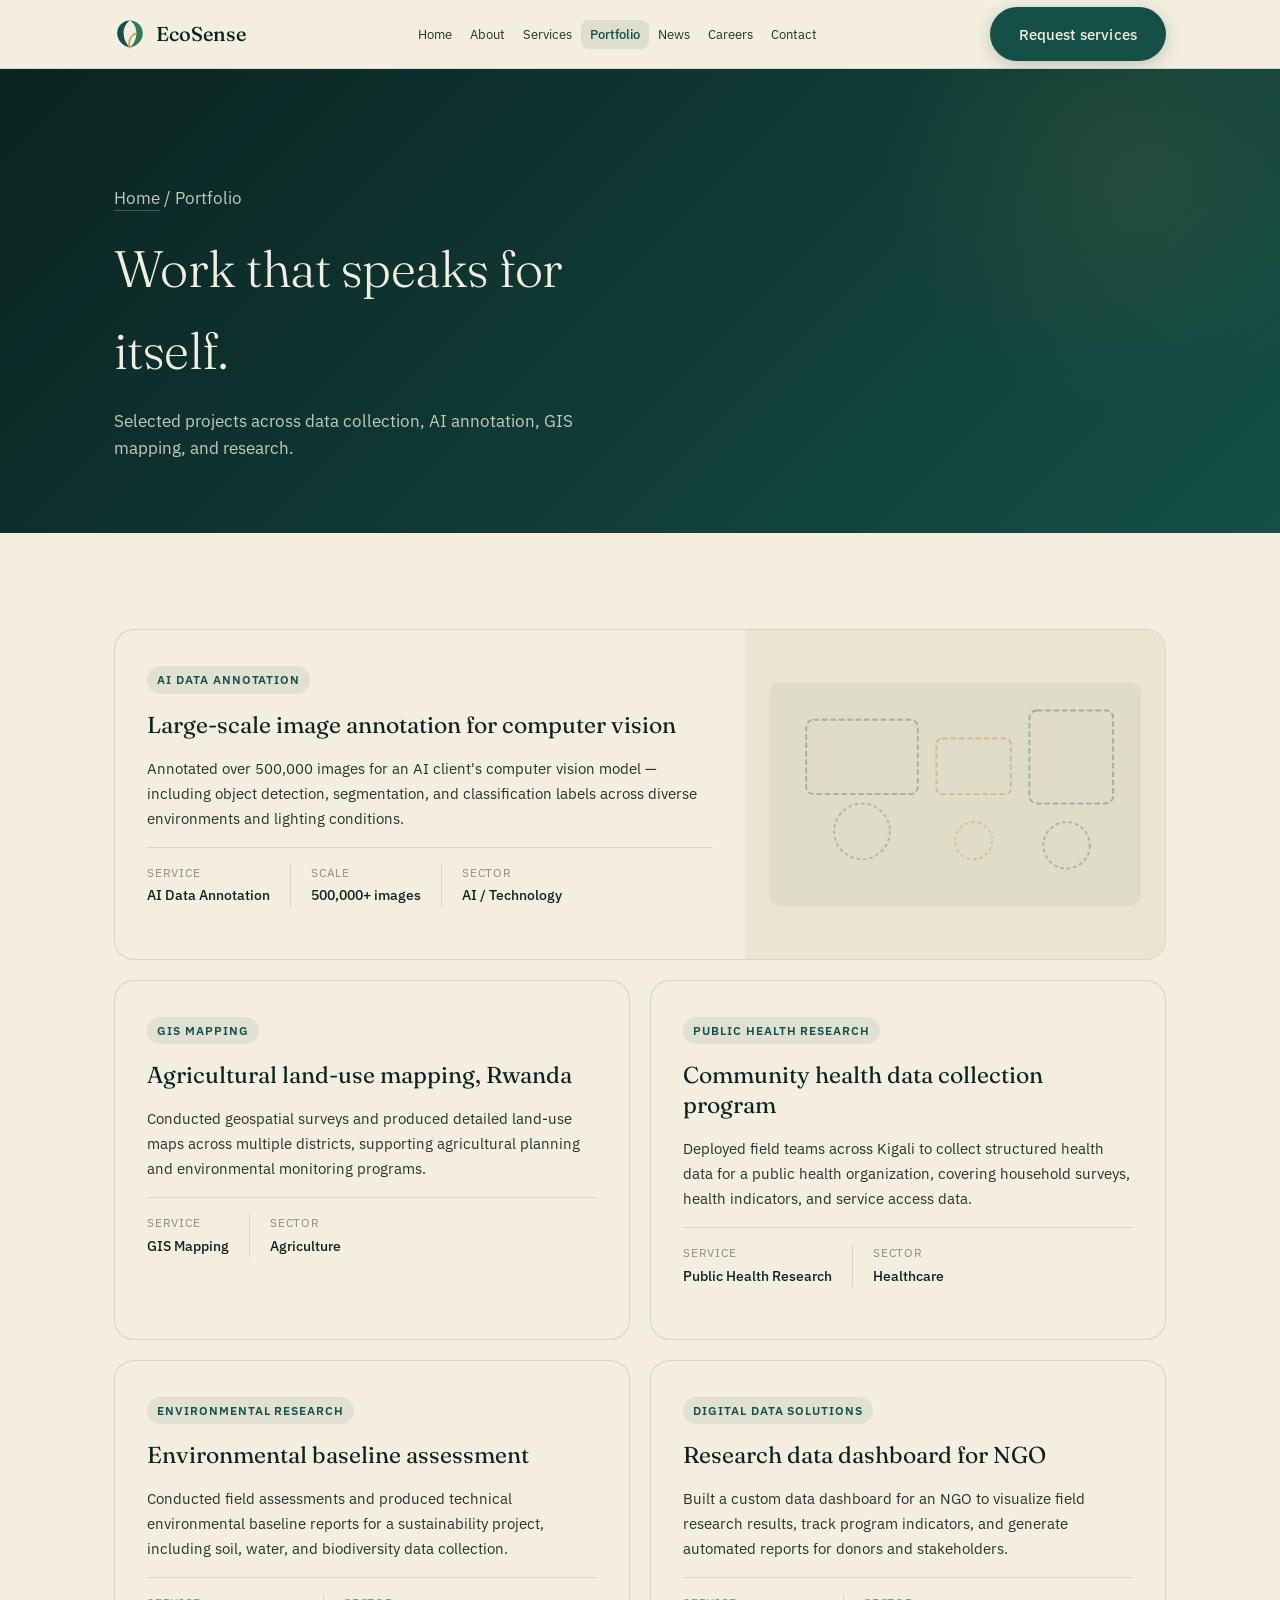
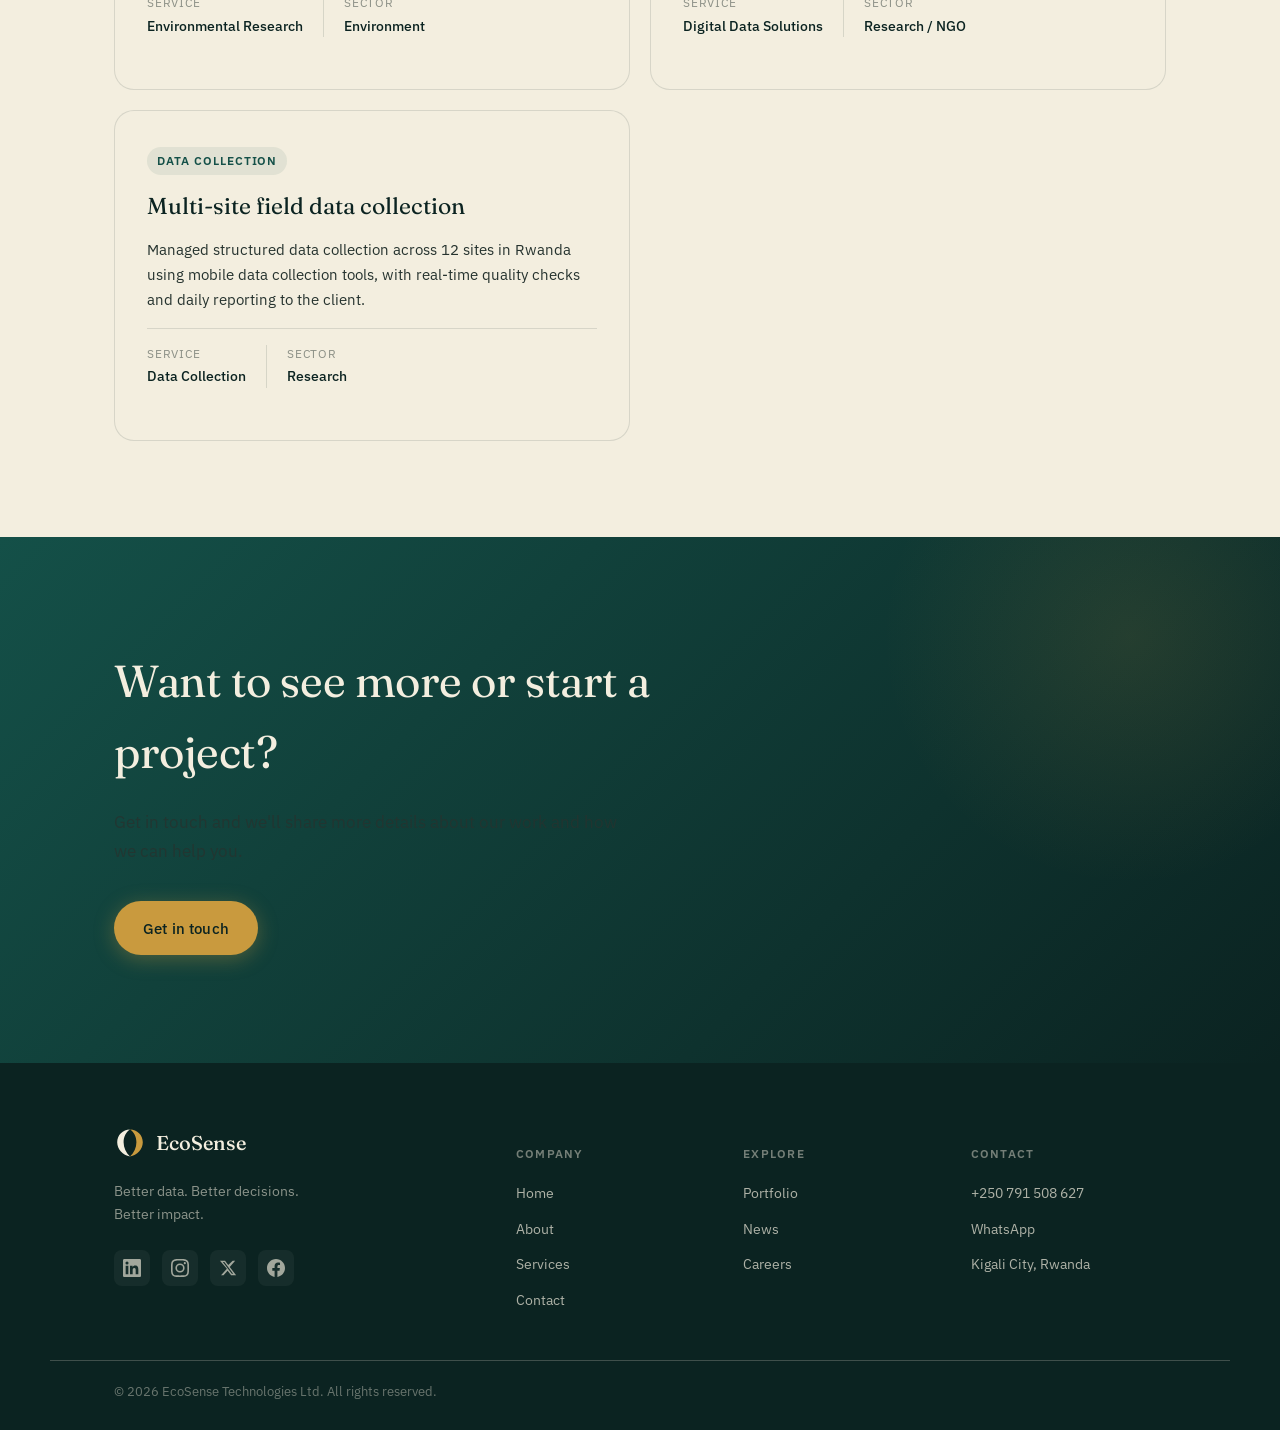
<file: portfolio.html>
<!DOCTYPE html>
<html lang="en">
<head>
<meta charset="UTF-8">
<meta name="viewport" content="width=device-width, initial-scale=1.0">
<title>Portfolio — EcoSense Technologies Ltd</title>
<meta name="description" content="Selected projects and work from EcoSense Technologies Ltd — data collection, AI annotation, GIS mapping, and research across Rwanda and beyond.">
<link rel="preconnect" href="https://fonts.googleapis.com">
<link rel="preconnect" href="https://fonts.gstatic.com" crossorigin>
<link href="https://fonts.googleapis.com/css2?family=Fraunces:ital,opsz,wght@0,9..144,300;0,9..144,400;0,9..144,500;0,9..144,600;1,9..144,400;1,9..144,500&family=IBM+Plex+Sans:wght@400;500;600&display=swap" rel="stylesheet">
<link rel="stylesheet" href="styles.css">
</head>
<body>

  <header class="site-header">
    <div class="wrap header-inner">
      <a class="brand" href="index.html">
        <svg viewBox="0 0 40 40" xmlns="http://www.w3.org/2000/svg" aria-hidden="true">
          <path d="M20 3 C11 3 4 10 4 19 C4 28 11 35 20 37 C15 32 12 26 12 19 C12 12 15 6 20 3Z" fill="#145048"/>
          <path d="M20 3 C29 3 36 10 36 19 C36 28 29 35 20 37 C25 32 28 26 28 19 C28 12 25 6 20 3Z" fill="#2F7A5D"/>
          <path d="M20 37 C17 30 20 22 28 19" stroke="#C99A3E" stroke-width="2" fill="none" stroke-linecap="round"/>
        </svg>
        <span>EcoSense</span>
      </a>
      <nav class="main-nav" id="mainNav" aria-label="Main navigation">
        <div class="nav-drawer-header">
          <span>Navigation</span>
          <button class="nav-drawer-close" id="navClose" aria-label="Close menu">&#x2715;</button>
        </div>
        <ul>
          <li><a href="index.html">Home</a></li>
          <li><a href="about.html">About</a></li>
          <li><a href="services.html">Services</a></li>
          <li><a href="portfolio.html" class="active">Portfolio</a></li>
          <li><a href="news.html">News</a></li>
          <li><a href="careers.html">Careers</a></li>
          <li><a href="contact.html">Contact</a></li>
        </ul>
      </nav>
      <div class="header-actions">
        <a class="btn btn-primary" href="tel:+250791508627">Request services</a>
        <button class="nav-toggle" id="navToggle" aria-label="Toggle menu" aria-expanded="false">
          <span></span><span></span><span></span>
        </button>
      </div>
    </div>
  </header>

  <section class="page-hero">
    <div class="wrap">
      <p class="crumb"><a href="index.html">Home</a> / Portfolio</p>
      <h1>Work that speaks for itself.</h1>
      <p>Selected projects across data collection, AI annotation, GIS mapping, and research.</p>
    </div>
  </section>

  <section style="padding:clamp(64px,9vw,96px) 0;">
    <div class="wrap">
      <div class="portfolio-grid">

        <article class="portfolio-card portfolio-card--wide">
          <div class="portfolio-card-body">
            <span class="portfolio-tag">AI Data Annotation</span>
            <h2>Large-scale image annotation for computer vision</h2>
            <p>Annotated over 500,000 images for an AI client's computer vision model — including object detection, segmentation, and classification labels across diverse environments and lighting conditions.</p>
            <dl class="portfolio-meta">
              <div><dt>Service</dt><dd>AI Data Annotation</dd></div>
              <div><dt>Scale</dt><dd>500,000+ images</dd></div>
              <div><dt>Sector</dt><dd>AI / Technology</dd></div>
            </dl>
          </div>
          <div class="portfolio-card-visual" aria-hidden="true">
            <svg viewBox="0 0 400 240" xmlns="http://www.w3.org/2000/svg" width="100%" height="100%">
              <rect width="400" height="240" fill="rgba(20,80,72,0.06)" rx="12"/>
              <rect x="40" y="40" width="120" height="80" rx="8" fill="none" stroke="rgba(20,80,72,0.3)" stroke-width="2" stroke-dasharray="6 3"/>
              <rect x="180" y="60" width="80" height="60" rx="6" fill="none" stroke="rgba(201,154,62,0.5)" stroke-width="2" stroke-dasharray="6 3"/>
              <rect x="280" y="30" width="90" height="100" rx="8" fill="none" stroke="rgba(47,122,93,0.4)" stroke-width="2" stroke-dasharray="6 3"/>
              <circle cx="100" cy="160" r="30" fill="none" stroke="rgba(20,80,72,0.25)" stroke-width="2" stroke-dasharray="4 3"/>
              <circle cx="220" cy="170" r="20" fill="none" stroke="rgba(201,154,62,0.4)" stroke-width="2" stroke-dasharray="4 3"/>
              <circle cx="320" cy="175" r="25" fill="none" stroke="rgba(47,122,93,0.35)" stroke-width="2" stroke-dasharray="4 3"/>
            </svg>
          </div>
        </article>

        <article class="portfolio-card">
          <div class="portfolio-card-body">
            <span class="portfolio-tag">GIS Mapping</span>
            <h2>Agricultural land-use mapping, Rwanda</h2>
            <p>Conducted geospatial surveys and produced detailed land-use maps across multiple districts, supporting agricultural planning and environmental monitoring programs.</p>
            <dl class="portfolio-meta">
              <div><dt>Service</dt><dd>GIS Mapping</dd></div>
              <div><dt>Sector</dt><dd>Agriculture</dd></div>
            </dl>
          </div>
        </article>

        <article class="portfolio-card">
          <div class="portfolio-card-body">
            <span class="portfolio-tag">Public Health Research</span>
            <h2>Community health data collection program</h2>
            <p>Deployed field teams across Kigali to collect structured health data for a public health organization, covering household surveys, health indicators, and service access data.</p>
            <dl class="portfolio-meta">
              <div><dt>Service</dt><dd>Public Health Research</dd></div>
              <div><dt>Sector</dt><dd>Healthcare</dd></div>
            </dl>
          </div>
        </article>

        <article class="portfolio-card">
          <div class="portfolio-card-body">
            <span class="portfolio-tag">Environmental Research</span>
            <h2>Environmental baseline assessment</h2>
            <p>Conducted field assessments and produced technical environmental baseline reports for a sustainability project, including soil, water, and biodiversity data collection.</p>
            <dl class="portfolio-meta">
              <div><dt>Service</dt><dd>Environmental Research</dd></div>
              <div><dt>Sector</dt><dd>Environment</dd></div>
            </dl>
          </div>
        </article>

        <article class="portfolio-card">
          <div class="portfolio-card-body">
            <span class="portfolio-tag">Digital Data Solutions</span>
            <h2>Research data dashboard for NGO</h2>
            <p>Built a custom data dashboard for an NGO to visualize field research results, track program indicators, and generate automated reports for donors and stakeholders.</p>
            <dl class="portfolio-meta">
              <div><dt>Service</dt><dd>Digital Data Solutions</dd></div>
              <div><dt>Sector</dt><dd>Research / NGO</dd></div>
            </dl>
          </div>
        </article>

        <article class="portfolio-card">
          <div class="portfolio-card-body">
            <span class="portfolio-tag">Data Collection</span>
            <h2>Multi-site field data collection</h2>
            <p>Managed structured data collection across 12 sites in Rwanda using mobile data collection tools, with real-time quality checks and daily reporting to the client.</p>
            <dl class="portfolio-meta">
              <div><dt>Service</dt><dd>Data Collection</dd></div>
              <div><dt>Sector</dt><dd>Research</dd></div>
            </dl>
          </div>
        </article>

      </div>
    </div>
  </section>

  <section class="contact-cta">
    <div class="wrap">
      <div class="contact-inner">
        <h2>Want to see more or start a project?</h2>
        <p>Get in touch and we'll share more details about our work and how we can help you.</p>
        <a class="btn btn-primary" href="contact.html">Get in touch</a>
      </div>
    </div>
  </section>

  <footer>
    <div class="wrap footer-top">
      <div class="footer-brand-col">
        <a class="brand" href="index.html">
          <svg viewBox="0 0 40 40" xmlns="http://www.w3.org/2000/svg" aria-hidden="true">
            <path d="M20 3 C11 3 4 10 4 19 C4 28 11 35 20 37 C15 32 12 26 12 19 C12 12 15 6 20 3Z" fill="#F3EEDF"/>
            <path d="M20 3 C29 3 36 10 36 19 C36 28 29 35 20 37 C25 32 28 26 28 19 C28 12 25 6 20 3Z" fill="#C99A3E"/>
          </svg>
          <span>EcoSense</span>
        </a>
        <p class="footer-tagline">Better data. Better decisions.<br>Better impact.</p>
        <div class="footer-social">
          <a href="https://www.linkedin.com/company/ecosense-technologies-ltd" target="_blank" rel="noopener" aria-label="LinkedIn"><svg viewBox="0 0 24 24" fill="currentColor" width="18" height="18"><path d="M20.447 20.452h-3.554v-5.569c0-1.328-.027-3.037-1.852-3.037-1.853 0-2.136 1.445-2.136 2.939v5.667H9.351V9h3.414v1.561h.046c.477-.9 1.637-1.85 3.37-1.85 3.601 0 4.267 2.37 4.267 5.455v6.286zM5.337 7.433a2.062 2.062 0 0 1-2.063-2.065 2.064 2.064 0 1 1 2.063 2.065zm1.782 13.019H3.555V9h3.564v11.452zM22.225 0H1.771C.792 0 0 .774 0 1.729v20.542C0 23.227.792 24 1.771 24h20.451C23.2 24 24 23.227 24 22.271V1.729C24 .774 23.2 0 22.222 0h.003z"/></svg></a>
          <a href="https://www.instagram.com/ecosense_technologies" target="_blank" rel="noopener" aria-label="Instagram"><svg viewBox="0 0 24 24" fill="currentColor" width="18" height="18"><path d="M12 2.163c3.204 0 3.584.012 4.85.07 3.252.148 4.771 1.691 4.919 4.919.058 1.265.069 1.645.069 4.849 0 3.205-.012 3.584-.069 4.849-.149 3.225-1.664 4.771-4.919 4.919-1.266.058-1.644.07-4.85.07-3.204 0-3.584-.012-4.849-.07-3.26-.149-4.771-1.699-4.919-4.92-.058-1.265-.07-1.644-.07-4.849 0-3.204.013-3.583.07-4.849.149-3.227 1.664-4.771 4.919-4.919 1.266-.057 1.645-.069 4.849-.069zM12 0C8.741 0 8.333.014 7.053.072 2.695.272.273 2.69.073 7.052.014 8.333 0 8.741 0 12c0 3.259.014 3.668.072 4.948.2 4.358 2.618 6.78 6.98 6.98C8.333 23.986 8.741 24 12 24c3.259 0 3.668-.014 4.948-.072 4.354-.2 6.782-2.618 6.979-6.98.059-1.28.073-1.689.073-4.948 0-3.259-.014-3.667-.072-4.947-.196-4.354-2.617-6.78-6.979-6.98C15.668.014 15.259 0 12 0zm0 5.838a6.162 6.162 0 1 0 0 12.324 6.162 6.162 0 0 0 0-12.324zM12 16a4 4 0 1 1 0-8 4 4 0 0 1 0 8zm6.406-11.845a1.44 1.44 0 1 0 0 2.881 1.44 1.44 0 0 0 0-2.881z"/></svg></a>
          <a href="https://twitter.com/ecosense_tech" target="_blank" rel="noopener" aria-label="X (Twitter)"><svg viewBox="0 0 24 24" fill="currentColor" width="18" height="18"><path d="M18.244 2.25h3.308l-7.227 8.26 8.502 11.24H16.17l-4.714-6.231-5.401 6.231H2.744l7.737-8.835L1.254 2.25H8.08l4.253 5.622 5.911-5.622zm-1.161 17.52h1.833L7.084 4.126H5.117z"/></svg></a>
          <a href="https://www.facebook.com/ecosensetechnologies" target="_blank" rel="noopener" aria-label="Facebook"><svg viewBox="0 0 24 24" fill="currentColor" width="18" height="18"><path d="M24 12.073c0-6.627-5.373-12-12-12s-12 5.373-12 12c0 5.99 4.388 10.954 10.125 11.854v-8.385H7.078v-3.47h3.047V9.43c0-3.007 1.792-4.669 4.533-4.669 1.312 0 2.686.235 2.686.235v2.953H15.83c-1.491 0-1.956.925-1.956 1.874v2.25h3.328l-.532 3.47h-2.796v8.385C19.612 23.027 24 18.062 24 12.073z"/></svg></a>
        </div>
      </div>
      <div class="footer-cols">
        <div class="footer-col"><h4>Company</h4><ul><li><a href="index.html">Home</a></li><li><a href="about.html">About</a></li><li><a href="services.html">Services</a></li><li><a href="contact.html">Contact</a></li></ul></div>
        <div class="footer-col"><h4>Explore</h4><ul><li><a href="portfolio.html">Portfolio</a></li><li><a href="news.html">News</a></li><li><a href="careers.html">Careers</a></li></ul></div>
        <div class="footer-col"><h4>Contact</h4><ul><li><a href="tel:+250791508627">+250 791 508 627</a></li><li><a href="https://wa.me/250791508627" target="_blank" rel="noopener">WhatsApp</a></li><li><span>Kigali City, Rwanda</span></li></ul></div>
      </div>
    </div>
    <div class="wrap footer-bottom">
      <p class="footer-meta">© 2026 EcoSense Technologies Ltd. All rights reserved.</p>
    </div>
  </footer>

<script src="script.js"></script>
</body>
</html>
</file>
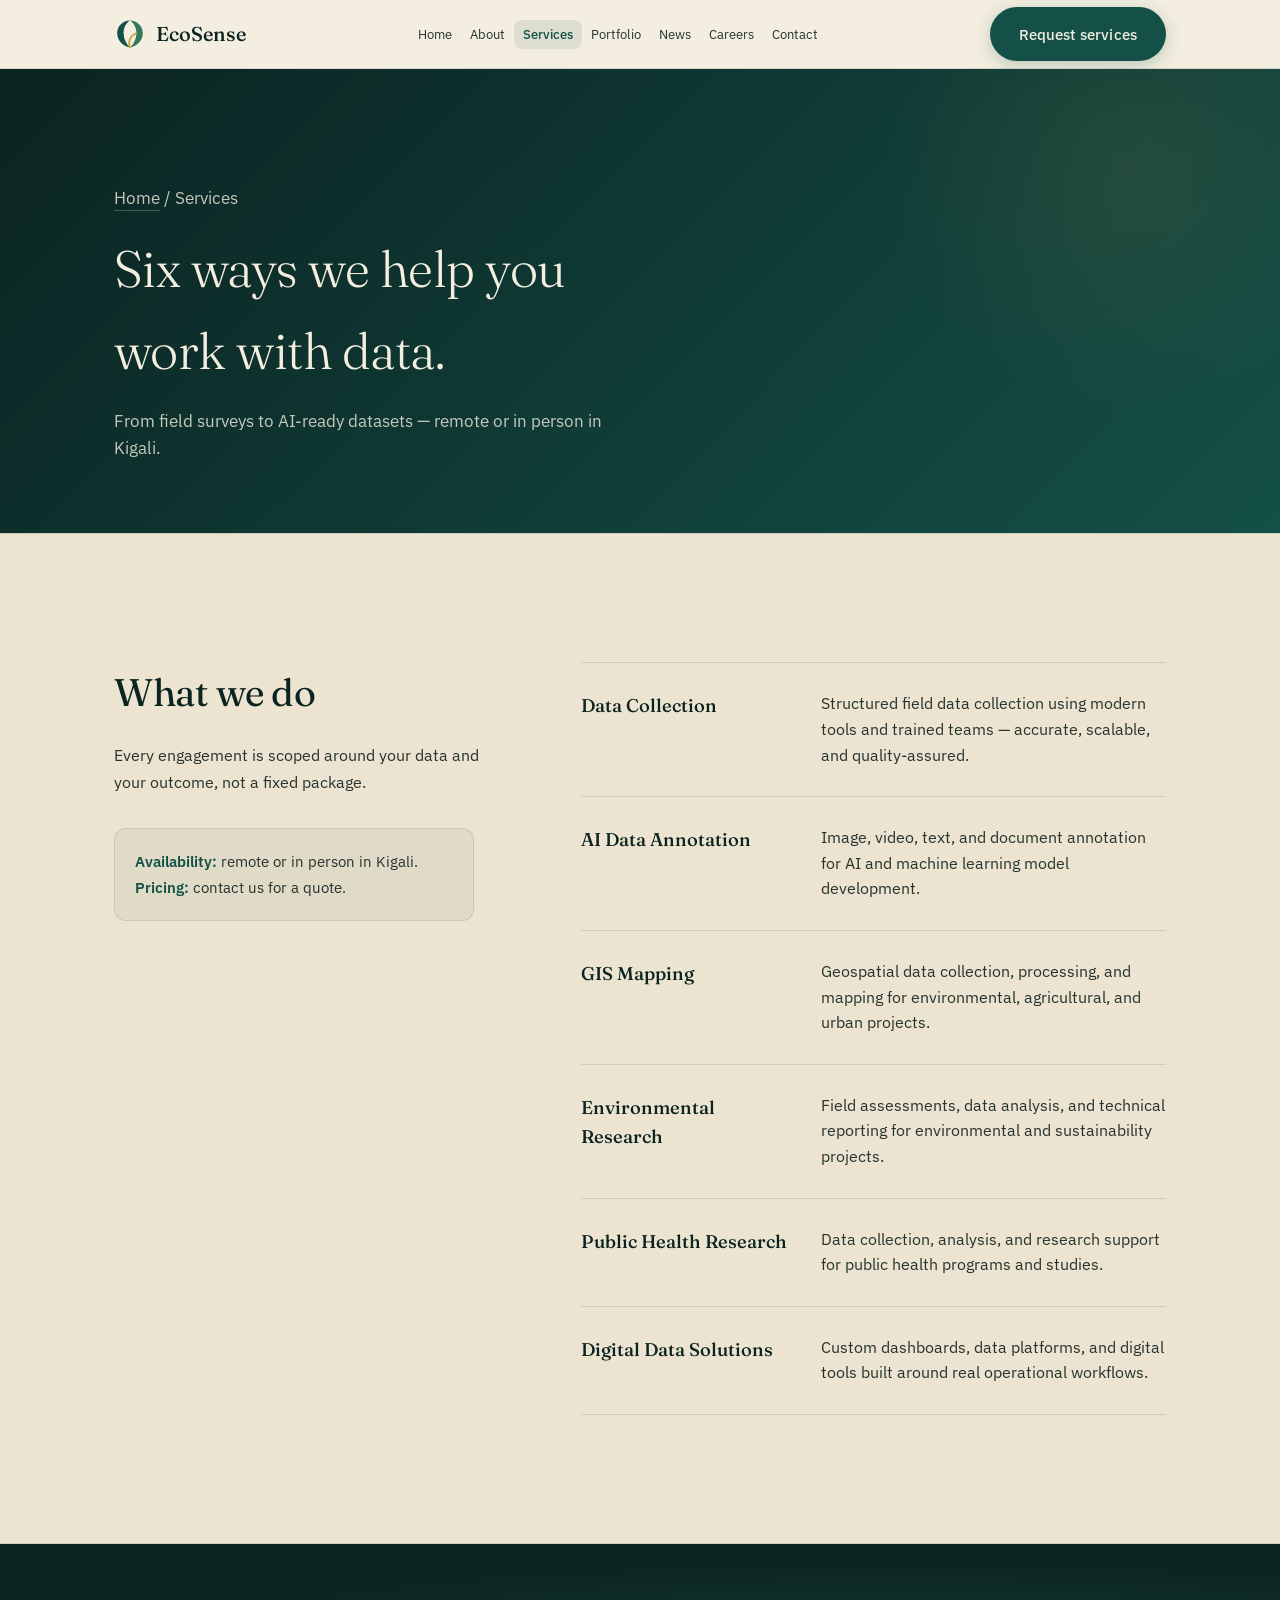
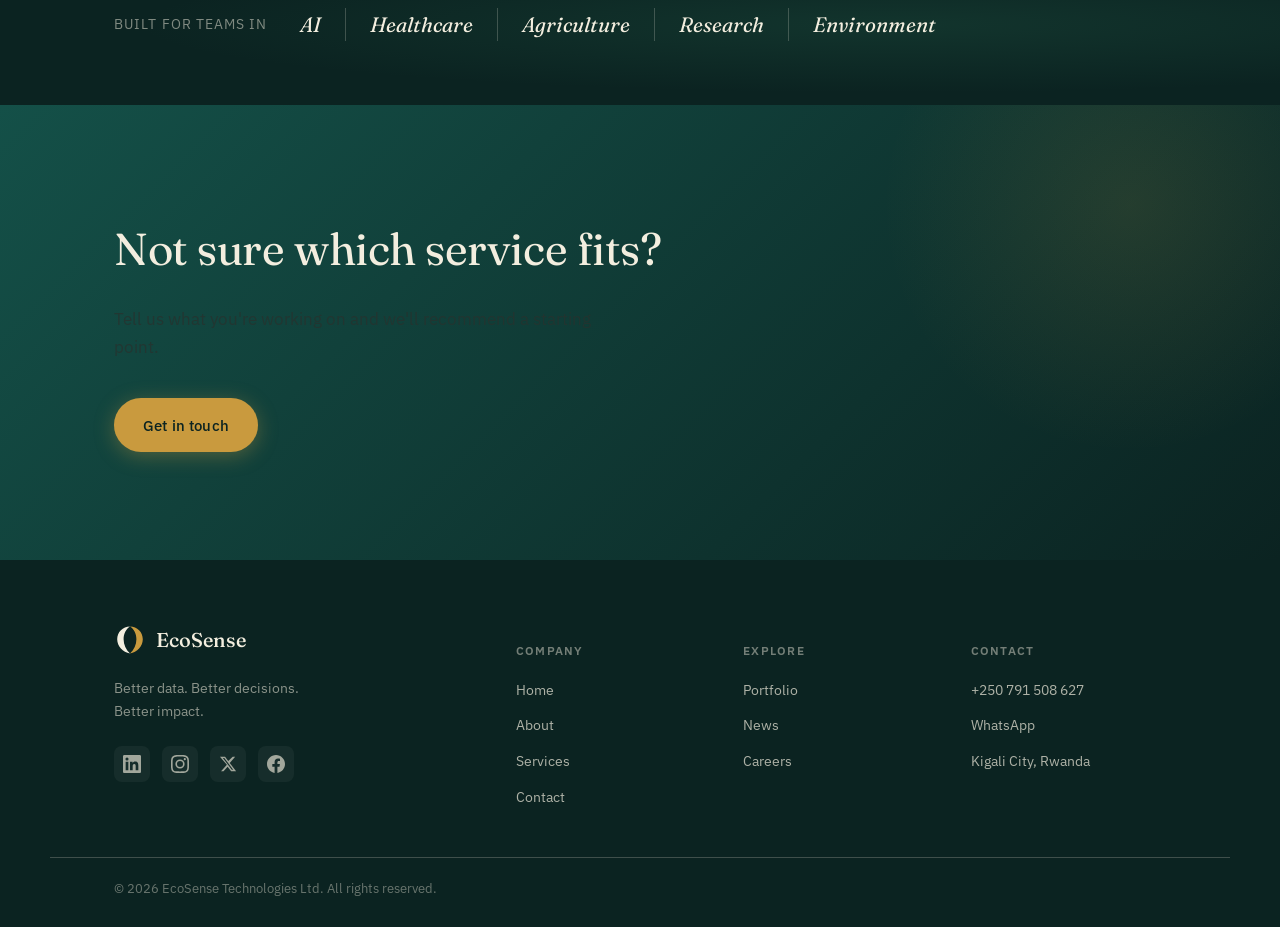
<file: services.html>
<!DOCTYPE html>
<html lang="en">
<head>
<meta charset="UTF-8">
<meta name="viewport" content="width=device-width, initial-scale=1.0">
<title>Services — EcoSense Technologies Ltd</title>
<meta name="description" content="Data collection, AI data annotation, GIS mapping, environmental research, public health research, and digital data solutions from EcoSense Technologies Ltd.">
<link rel="preconnect" href="https://fonts.googleapis.com">
<link rel="preconnect" href="https://fonts.gstatic.com" crossorigin>
<link href="https://fonts.googleapis.com/css2?family=Fraunces:ital,opsz,wght@0,9..144,300;0,9..144,400;0,9..144,500;0,9..144,600;1,9..144,400;1,9..144,500&family=IBM+Plex+Sans:wght@400;500;600&display=swap" rel="stylesheet">
<link rel="stylesheet" href="styles.css">
</head>
<body>

  <header class="site-header">
    <div class="wrap header-inner">
      <a class="brand" href="index.html">
        <svg viewBox="0 0 40 40" xmlns="http://www.w3.org/2000/svg" aria-hidden="true">
          <path d="M20 3 C11 3 4 10 4 19 C4 28 11 35 20 37 C15 32 12 26 12 19 C12 12 15 6 20 3Z" fill="#145048"/>
          <path d="M20 3 C29 3 36 10 36 19 C36 28 29 35 20 37 C25 32 28 26 28 19 C28 12 25 6 20 3Z" fill="#2F7A5D"/>
          <path d="M20 37 C17 30 20 22 28 19" stroke="#C99A3E" stroke-width="2" fill="none" stroke-linecap="round"/>
        </svg>
        <span>EcoSense</span>
      </a>
      <nav class="main-nav" id="mainNav" aria-label="Main navigation">
        <div class="nav-drawer-header">
          <span>Navigation</span>
          <button class="nav-drawer-close" id="navClose" aria-label="Close menu">&#x2715;</button>
        </div>
        <ul>
          <li><a href="index.html">Home</a></li>
          <li><a href="about.html">About</a></li>
          <li><a href="services.html" class="active">Services</a></li>
          <li><a href="portfolio.html">Portfolio</a></li>
          <li><a href="news.html">News</a></li>
          <li><a href="careers.html">Careers</a></li>
          <li><a href="contact.html">Contact</a></li>
        </ul>
      </nav>
      <div class="header-actions">
        <a class="btn btn-primary" href="tel:+250791508627">Request services</a>
        <button class="nav-toggle" id="navToggle" aria-label="Toggle menu" aria-expanded="false">
          <span></span><span></span><span></span>
        </button>
      </div>
    </div>
  </header>

  <section class="page-hero">
    <div class="wrap">
      <p class="crumb"><a href="index.html">Home</a> / Services</p>
      <h1>Six ways we help you work with data.</h1>
      <p>From field surveys to AI-ready datasets — remote or in person in Kigali.</p>
    </div>
  </section>

  <section class="services services--page">
    <div class="wrap services-grid">
      <div class="services-intro">
        <h2>What we do</h2>
        <p>Every engagement is scoped around your data and your outcome, not a fixed package.</p>
        <p class="availability"><strong>Availability:</strong> remote or in person in Kigali.<br><strong>Pricing:</strong> contact us for a quote.</p>
      </div>
      <ul class="services-list">
        <li class="service-row">
          <h3>Data Collection</h3>
          <p>Structured field data collection using modern tools and trained teams — accurate, scalable, and quality-assured.</p>
        </li>
        <li class="service-row">
          <h3>AI Data Annotation</h3>
          <p>Image, video, text, and document annotation for AI and machine learning model development.</p>
        </li>
        <li class="service-row">
          <h3>GIS Mapping</h3>
          <p>Geospatial data collection, processing, and mapping for environmental, agricultural, and urban projects.</p>
        </li>
        <li class="service-row">
          <h3>Environmental Research</h3>
          <p>Field assessments, data analysis, and technical reporting for environmental and sustainability projects.</p>
        </li>
        <li class="service-row">
          <h3>Public Health Research</h3>
          <p>Data collection, analysis, and research support for public health programs and studies.</p>
        </li>
        <li class="service-row">
          <h3>Digital Data Solutions</h3>
          <p>Custom dashboards, data platforms, and digital tools built around real operational workflows.</p>
        </li>
      </ul>
    </div>
  </section>

  <section class="sectors">
    <div class="wrap sectors-inner">
      <p class="sectors-label">Built for teams in</p>
      <div class="sectors-band">
        <span>AI</span>
        <span>Healthcare</span>
        <span>Agriculture</span>
        <span>Research</span>
        <span>Environment</span>
      </div>
    </div>
  </section>

  <section class="contact-cta">
    <div class="wrap">
      <div class="contact-inner">
        <h2>Not sure which service fits?</h2>
        <p>Tell us what you're working on and we'll recommend a starting point.</p>
        <a class="btn btn-primary" href="contact.html">Get in touch</a>
      </div>
    </div>
  </section>

  <footer>
    <div class="wrap footer-top">
      <div class="footer-brand-col">
        <a class="brand" href="index.html">
          <svg viewBox="0 0 40 40" xmlns="http://www.w3.org/2000/svg" aria-hidden="true">
            <path d="M20 3 C11 3 4 10 4 19 C4 28 11 35 20 37 C15 32 12 26 12 19 C12 12 15 6 20 3Z" fill="#F3EEDF"/>
            <path d="M20 3 C29 3 36 10 36 19 C36 28 29 35 20 37 C25 32 28 26 28 19 C28 12 25 6 20 3Z" fill="#C99A3E"/>
          </svg>
          <span>EcoSense</span>
        </a>
        <p class="footer-tagline">Better data. Better decisions.<br>Better impact.</p>
        <div class="footer-social">
          <a href="https://www.linkedin.com/company/ecosense-technologies-ltd" target="_blank" rel="noopener" aria-label="LinkedIn">
            <svg viewBox="0 0 24 24" fill="currentColor" width="18" height="18"><path d="M20.447 20.452h-3.554v-5.569c0-1.328-.027-3.037-1.852-3.037-1.853 0-2.136 1.445-2.136 2.939v5.667H9.351V9h3.414v1.561h.046c.477-.9 1.637-1.85 3.37-1.85 3.601 0 4.267 2.37 4.267 5.455v6.286zM5.337 7.433a2.062 2.062 0 0 1-2.063-2.065 2.064 2.064 0 1 1 2.063 2.065zm1.782 13.019H3.555V9h3.564v11.452zM22.225 0H1.771C.792 0 0 .774 0 1.729v20.542C0 23.227.792 24 1.771 24h20.451C23.2 24 24 23.227 24 22.271V1.729C24 .774 23.2 0 22.222 0h.003z"/></svg>
          </a>
          <a href="https://www.instagram.com/ecosense_technologies" target="_blank" rel="noopener" aria-label="Instagram">
            <svg viewBox="0 0 24 24" fill="currentColor" width="18" height="18"><path d="M12 2.163c3.204 0 3.584.012 4.85.07 3.252.148 4.771 1.691 4.919 4.919.058 1.265.069 1.645.069 4.849 0 3.205-.012 3.584-.069 4.849-.149 3.225-1.664 4.771-4.919 4.919-1.266.058-1.644.07-4.85.07-3.204 0-3.584-.012-4.849-.07-3.26-.149-4.771-1.699-4.919-4.92-.058-1.265-.07-1.644-.07-4.849 0-3.204.013-3.583.07-4.849.149-3.227 1.664-4.771 4.919-4.919 1.266-.057 1.645-.069 4.849-.069zM12 0C8.741 0 8.333.014 7.053.072 2.695.272.273 2.69.073 7.052.014 8.333 0 8.741 0 12c0 3.259.014 3.668.072 4.948.2 4.358 2.618 6.78 6.98 6.98C8.333 23.986 8.741 24 12 24c3.259 0 3.668-.014 4.948-.072 4.354-.2 6.782-2.618 6.979-6.98.059-1.28.073-1.689.073-4.948 0-3.259-.014-3.667-.072-4.947-.196-4.354-2.617-6.78-6.979-6.98C15.668.014 15.259 0 12 0zm0 5.838a6.162 6.162 0 1 0 0 12.324 6.162 6.162 0 0 0 0-12.324zM12 16a4 4 0 1 1 0-8 4 4 0 0 1 0 8zm6.406-11.845a1.44 1.44 0 1 0 0 2.881 1.44 1.44 0 0 0 0-2.881z"/></svg>
          </a>
          <a href="https://twitter.com/ecosense_tech" target="_blank" rel="noopener" aria-label="X (Twitter)">
            <svg viewBox="0 0 24 24" fill="currentColor" width="18" height="18"><path d="M18.244 2.25h3.308l-7.227 8.26 8.502 11.24H16.17l-4.714-6.231-5.401 6.231H2.744l7.737-8.835L1.254 2.25H8.08l4.253 5.622 5.911-5.622zm-1.161 17.52h1.833L7.084 4.126H5.117z"/></svg>
          </a>
          <a href="https://www.facebook.com/ecosensetechnologies" target="_blank" rel="noopener" aria-label="Facebook">
            <svg viewBox="0 0 24 24" fill="currentColor" width="18" height="18"><path d="M24 12.073c0-6.627-5.373-12-12-12s-12 5.373-12 12c0 5.99 4.388 10.954 10.125 11.854v-8.385H7.078v-3.47h3.047V9.43c0-3.007 1.792-4.669 4.533-4.669 1.312 0 2.686.235 2.686.235v2.953H15.83c-1.491 0-1.956.925-1.956 1.874v2.25h3.328l-.532 3.47h-2.796v8.385C19.612 23.027 24 18.062 24 12.073z"/></svg>
          </a>
        </div>
      </div>
      <div class="footer-cols">
        <div class="footer-col">
          <h4>Company</h4>
          <ul>
            <li><a href="index.html">Home</a></li>
            <li><a href="about.html">About</a></li>
            <li><a href="services.html">Services</a></li>
            <li><a href="contact.html">Contact</a></li>
          </ul>
        </div>
        <div class="footer-col">
          <h4>Explore</h4>
          <ul>
            <li><a href="portfolio.html">Portfolio</a></li>
            <li><a href="news.html">News</a></li>
            <li><a href="careers.html">Careers</a></li>
          </ul>
        </div>
        <div class="footer-col">
          <h4>Contact</h4>
          <ul>
            <li><a href="tel:+250791508627">+250 791 508 627</a></li>
            <li><a href="https://wa.me/250791508627" target="_blank" rel="noopener">WhatsApp</a></li>
            <li><span>Kigali City, Rwanda</span></li>
          </ul>
        </div>
      </div>
    </div>
    <div class="wrap footer-bottom">
      <p class="footer-meta">© 2026 EcoSense Technologies Ltd. All rights reserved.</p>
    </div>
  </footer>

<script src="script.js"></script>
</body>
</html>
</file>
<file: styles.css>
/* ---------- tokens ---------- */
:root{
  --ink:      #0B2321;
  --forest:   #145048;
  --canopy:   #2F7A5D;
  --sand:     #F3EEDF;
  --sand-2:   #ECE4D0;
  --gold:     #C99A3E;
  --charcoal: #26332F;
  --line:     rgba(11,35,33,0.12);
  --line-soft:rgba(243,238,223,0.22);
  --radius:   12px;
  --radius-lg:20px;

  --font-display: 'Fraunces', Georgia, serif;
  --font-body: 'IBM Plex Sans', -apple-system, BlinkMacSystemFont, sans-serif;

  --wrap: 1180px;
  --gutter: clamp(24px, 5vw, 64px);

  --shadow-sm: 0 2px 8px rgba(11,35,33,0.07);
  --shadow-md: 0 8px 32px rgba(11,35,33,0.10);
  --shadow-lg: 0 20px 60px rgba(11,35,33,0.14);
}

*{ box-sizing:border-box; }
html{
  scroll-behavior:smooth;
  overflow-x:hidden;
}
body{
  margin:0;
  background:var(--sand);
  color:var(--charcoal);
  font-family:var(--font-body);
  font-size:16px;
  line-height:1.6;
  -webkit-font-smoothing:antialiased;
  overflow-x:hidden;
  overflow-y:scroll;
  width:100%;
}
body.nav-open{
  overflow:hidden;
  position:fixed;
  width:100%;
  left:0;
  right:0;
}
h1,h2,h3,blockquote{
  font-family:var(--font-display);
  color:var(--ink);
  margin:0;
}
a{ color:inherit; text-decoration:none; }
ul,ol{ list-style:none; margin:0; padding:0; }
p{ margin:0; }
img,svg{ display:block; max-width:100%; }

.wrap{
  max-width:var(--wrap);
  width:100%;
  margin:0 auto;
  padding-left:var(--gutter);
  padding-right:var(--gutter);
}

:focus-visible{
  outline:2px solid var(--canopy);
  outline-offset:3px;
}

@media (prefers-reduced-motion: reduce){
  *{ animation-duration:0.001ms !important; animation-iteration-count:1 !important; transition-duration:0.001ms !important; }
}

/* page-specific section overrides */
.about--page{ padding-top:clamp(56px,8vw,88px); }
.services--page{ padding-top:clamp(56px,8vw,88px); }

/* nav backdrop */
.nav-backdrop{
  display:none;
  position:fixed;
  inset:0;
  background:rgba(11,35,33,0.55);
  z-index:98;
  backdrop-filter:blur(3px);
  -webkit-backdrop-filter:blur(3px);
}
.nav-backdrop.open{ display:block; }

/* ---------- inline text link ---------- */
.inline-link{
  color:var(--forest);
  border-bottom:1px solid var(--forest);
  transition:color .15s ease, border-color .15s ease;
}
.inline-link:hover{ color:var(--ink); border-color:var(--ink); }

/* ---------- outline-sand button (used on dark backgrounds) ---------- */
.btn-outline-sand{
  background:rgba(243,238,223,0.12);
  color:var(--sand);
  border-color:rgba(243,238,223,0.3);
}
.btn-outline-sand:hover{
  background:rgba(243,238,223,0.2);
  border-color:rgba(243,238,223,0.6);
}

/* ---------- cta-actions ---------- */
.cta-actions{
  display:flex;
  flex-wrap:wrap;
  gap:14px;
  margin-top:36px;
}


.btn{
  display:inline-flex;
  align-items:center;
  gap:8px;
  padding:14px 28px;
  font-family:var(--font-body);
  font-weight:500;
  font-size:0.95rem;
  border-radius:50px;
  border:1.5px solid transparent;
  cursor:pointer;
  transition:all .22s ease;
  white-space:nowrap;
  letter-spacing:0.01em;
}
.btn-primary{
  background:var(--forest);
  color:var(--sand);
  box-shadow:0 4px 16px rgba(20,80,72,0.25);
}
.btn-primary:hover{
  background:var(--ink);
  transform:translateY(-1px);
  box-shadow:0 6px 24px rgba(20,80,72,0.35);
}
.btn-ghost{
  background:transparent;
  color:var(--ink);
  border-color:var(--line);
}
.btn-ghost:hover{
  border-color:var(--ink);
  background:rgba(11,35,33,0.04);
}

/* ---------- header ---------- */
.site-header{
  position:sticky; top:0; z-index:100;
  background:rgba(243,238,223,0.95);
  backdrop-filter:blur(20px);
  -webkit-backdrop-filter:blur(20px);
  border-bottom:1px solid var(--line);
  transition:box-shadow .2s ease;
}
.site-header.scrolled{
  box-shadow:var(--shadow-md);
}
.header-inner{
  display:flex;
  align-items:center;
  justify-content:space-between;
  gap:16px;
  height:68px;
}
.brand{
  display:flex;
  align-items:center;
  gap:10px;
  font-family:var(--font-display);
  font-size:1.25rem;
  font-weight:500;
  color:var(--ink);
  flex-shrink:0;
  transition:opacity .15s ease;
}
.brand:hover{ opacity:0.8; }
.brand svg{ width:32px; height:32px; }
.main-nav ul{
  display:flex;
  gap:0;
}
.main-nav a{
  font-size:0.82rem;
  color:var(--charcoal);
  position:relative;
  padding:6px 9px;
  border-radius:8px;
  transition:all .15s ease;
  white-space:nowrap;
}
.main-nav a:hover{
  color:var(--forest);
  background:rgba(20,80,72,0.07);
}
.main-nav a.active{
  color:var(--forest);
  background:rgba(20,80,72,0.1);
  font-weight:500;
}
.header-actions{ display:flex; align-items:center; gap:10px; flex-shrink:0; }
.nav-toggle{
  display:none;
  background:none; border:none; cursor:pointer;
  width:44px; height:44px;
  position:relative;
  border-radius:10px;
  transition:background .15s ease;
  flex-shrink:0;
}
.nav-toggle:hover{ background:rgba(20,80,72,0.07); }
.nav-toggle span{
  position:absolute; left:10px; right:10px; height:2px; background:var(--ink);
  border-radius:2px;
  transition:transform .25s ease, opacity .2s ease, top .25s ease;
}
.nav-toggle span:nth-child(1){ top:13px; }
.nav-toggle span:nth-child(2){ top:21px; }
.nav-toggle span:nth-child(3){ top:29px; }
.nav-toggle.open span:nth-child(1){ top:21px; transform:rotate(45deg); }
.nav-toggle.open span:nth-child(2){ opacity:0; }
.nav-toggle.open span:nth-child(3){ top:21px; transform:rotate(-45deg); }

/* ---------- hero (home page) ---------- */
.hero{
  position:relative;
  overflow:hidden;
  background:linear-gradient(135deg, var(--ink) 0%, var(--forest) 50%, var(--canopy) 100%);
  color:var(--sand);
  min-height:min(92vh, 800px);
  display:flex;
  align-items:center;
}
.hero-bg{
  position:absolute; inset:0;
  opacity:0.35;
}
.hero-bg svg{ width:100%; height:100%; }
.contour-path{
  fill:none;
  stroke:var(--sand);
  stroke-width:1;
  stroke-dasharray:2200;
  stroke-dashoffset:2200;
  animation:draw 3s ease-out forwards;
}
.contour-path.c2{ stroke:var(--gold); animation-delay:.2s; }
.contour-path.c3{ stroke:var(--canopy); animation-delay:.4s; }
.contour-path.c4{ animation-delay:.6s; opacity:.6; }
.contour-path.c5{ stroke:var(--gold); animation-delay:.8s; opacity:.5; }
@keyframes draw{ to{ stroke-dashoffset:0; } }

/* floating orbs */
.hero::before{
  content:"";
  position:absolute;
  width:600px; height:600px;
  border-radius:50%;
  background:radial-gradient(circle, rgba(201,154,62,0.15) 0%, transparent 70%);
  top:-100px; right:-100px;
  pointer-events:none;
}
.hero::after{
  content:"";
  position:absolute;
  width:400px; height:400px;
  border-radius:50%;
  background:radial-gradient(circle, rgba(47,122,93,0.2) 0%, transparent 70%);
  bottom:-50px; left:10%;
  pointer-events:none;
}

.hero-inner{
  position:relative;
  padding:clamp(80px,12vw,140px) var(--gutter) clamp(80px,12vw,140px);
  width:100%;
}
.hero-badge{
  display:inline-flex;
  align-items:center;
  gap:8px;
  background:rgba(243,238,223,0.12);
  border:1px solid rgba(243,238,223,0.2);
  border-radius:50px;
  padding:6px 16px;
  font-size:0.82rem;
  color:var(--sand);
  opacity:0.9;
  margin-bottom:28px;
  backdrop-filter:blur(8px);
}
.hero-badge-dot{
  width:6px; height:6px;
  border-radius:50%;
  background:var(--gold);
  animation:pulse 2s ease-in-out infinite;
}
@keyframes pulse{
  0%,100%{ opacity:1; transform:scale(1); }
  50%{ opacity:0.5; transform:scale(1.3); }
}
.hero h1{
  color:var(--sand);
  font-weight:300;
  font-size:clamp(2.8rem, 6.5vw, 5rem);
  line-height:1.04;
  max-width:14ch;
  letter-spacing:-0.02em;
}
.hero h1 em{
  font-style:italic;
  color:var(--gold);
}
.hero .lead{
  margin-top:28px;
  max-width:48ch;
  font-size:1.1rem;
  color:var(--sand);
  opacity:0.82;
  line-height:1.7;
}
.hero-actions{
  display:flex; flex-wrap:wrap;
  gap:14px;
  margin-top:44px;
}
.hero .btn-ghost{
  color:var(--sand);
  border-color:rgba(243,238,223,0.3);
}
.hero .btn-ghost:hover{
  border-color:var(--sand);
  background:rgba(243,238,223,0.08);
}

.stat-strip{
  display:flex;
  flex-wrap:wrap;
  gap:0;
  margin:72px 0 0;
  padding-top:28px;
  border-top:1px solid var(--line-soft);
  max-width:600px;
}
.stat-strip div{
  padding-right:32px;
  margin-right:32px;
  border-right:1px solid var(--line-soft);
}
.stat-strip div:last-child{ border-right:none; margin-right:0; padding-right:0; }
.stat-strip dt{
  font-size:0.78rem;
  color:var(--sand);
  opacity:0.55;
  margin-bottom:4px;
  text-transform:uppercase;
  letter-spacing:0.06em;
}
.stat-strip dd{
  margin:0;
  font-family:var(--font-display);
  font-size:1.15rem;
  color:var(--sand);
}

/* ---------- page-hero (interior pages) ---------- */
.page-hero{
  background:linear-gradient(135deg, var(--ink) 0%, var(--forest) 100%);
  color:var(--sand);
  padding:clamp(64px,10vw,100px) 0 clamp(48px,7vw,72px);
  position:relative;
  overflow:hidden;
}
.page-hero::after{
  content:"";
  position:absolute;
  width:500px; height:500px;
  border-radius:50%;
  background:radial-gradient(circle, rgba(201,154,62,0.1) 0%, transparent 70%);
  top:-150px; right:-100px;
  pointer-events:none;
}
.page-hero h1{
  color:var(--sand);
  font-weight:300;
  font-size:clamp(2.2rem,4.5vw,3.2rem);
  max-width:18ch;
  letter-spacing:-0.01em;
  position:relative;
}
.page-hero p{
  margin-top:16px;
  max-width:52ch;
  font-size:1.05rem;
  color:var(--sand);
  opacity:0.8;
  position:relative;
}

/* ---------- breadcrumb ---------- */
.crumb{
  font-size:0.82rem;
  color:var(--sand);
  opacity:0.55;
  margin-bottom:16px;
  position:relative;
}
.crumb a{ opacity:1; border-bottom:1px solid rgba(243,238,223,0.3); padding-bottom:1px; }
.crumb a:hover{ color:var(--gold); border-color:var(--gold); opacity:1; }

/* ---------- about ---------- */
.about{ padding:clamp(80px,10vw,128px) 0; }
.about-grid{
  display:grid;
  grid-template-columns:0.85fr 1.15fr;
  gap:clamp(40px,6vw,88px);
  align-items:start;
}
.about blockquote{
  font-size:clamp(1.4rem,2.2vw,1.9rem);
  font-weight:400;
  line-height:1.35;
  font-style:italic;
  color:var(--forest);
  border-left:3px solid var(--gold);
  padding-left:24px;
}
.about-body p{
  font-size:1.05rem;
  max-width:60ch;
  color:var(--charcoal);
  line-height:1.75;
}
.about-body p + p{ margin-top:20px; }

.about-stats{
  display:flex;
  flex-wrap:wrap;
  gap:0;
  margin-top:64px;
  padding-top:36px;
  border-top:1px solid var(--line);
  max-width:760px;
}
.about-stats div{
  padding-right:44px;
  margin-right:44px;
  border-right:1px solid var(--line);
}
.about-stats div:last-child{ border-right:none; margin-right:0; padding-right:0; }
.about-stats dt{
  font-size:0.78rem;
  color:var(--charcoal);
  opacity:0.55;
  margin-bottom:6px;
  text-transform:uppercase;
  letter-spacing:0.06em;
}
.about-stats dd{
  margin:0;
  font-family:var(--font-display);
  font-size:1.35rem;
  color:var(--ink);
}

/* ---------- services (services page) ---------- */
.services{
  background:var(--sand-2);
  padding:clamp(80px,10vw,128px) 0;
  border-top:1px solid var(--line);
  border-bottom:1px solid var(--line);
}
.services-grid{
  display:grid;
  grid-template-columns:0.8fr 1.2fr;
  gap:clamp(40px,6vw,88px);
  align-items:start;
}
.services-intro{ position:sticky; top:100px; }
.services-intro h2{
  font-size:clamp(1.9rem,3vw,2.5rem);
  font-weight:400;
  letter-spacing:-0.01em;
}
.services-intro p{
  margin-top:18px;
  max-width:40ch;
  color:var(--charcoal);
  line-height:1.7;
}
.availability{
  margin-top:32px !important;
  padding:20px;
  border-radius:var(--radius);
  background:rgba(20,80,72,0.06);
  border:1px solid rgba(20,80,72,0.12);
  font-size:0.93rem;
}
.availability strong{ color:var(--forest); font-weight:600; }

.services-list{ border-top:1px solid var(--line); }
.service-row{
  display:grid;
  grid-template-columns:1fr 1.6fr;
  gap:24px;
  padding:28px 0;
  border-bottom:1px solid var(--line);
  transition:all .25s ease;
  border-radius:0;
  cursor:default;
}
.service-row:hover{
  padding-left:16px;
  background:rgba(20,80,72,0.03);
  border-radius:var(--radius);
  border-bottom-color:transparent;
  margin-bottom:1px;
}
.service-row h3{
  font-size:1.15rem;
  font-weight:500;
  color:var(--ink);
}
.service-row p{
  color:var(--charcoal);
  font-size:0.97rem;
  max-width:44ch;
  line-height:1.65;
}

/* ---------- services teaser (home page) ---------- */
.services-teaser{ padding:clamp(80px,10vw,128px) 0; }
.services-teaser-head{
  display:flex;
  flex-wrap:wrap;
  justify-content:space-between;
  align-items:flex-end;
  gap:20px;
  margin-bottom:48px;
}
.services-teaser-head h2{
  font-size:clamp(1.9rem,3vw,2.5rem);
  font-weight:400;
  letter-spacing:-0.01em;
}
.services-teaser-head a{
  font-size:0.92rem;
  color:var(--forest);
  display:inline-flex;
  align-items:center;
  gap:6px;
  font-weight:500;
  transition:gap .2s ease, color .15s ease;
}
.services-teaser-head a::after{ content:"→"; }
.services-teaser-head a:hover{ color:var(--ink); gap:10px; }
.teaser-grid{
  display:grid;
  grid-template-columns:repeat(3,1fr);
  gap:20px;
}
.teaser-item{
  background:var(--sand);
  padding:36px 32px;
  border-radius:var(--radius-lg);
  border:1px solid var(--line);
  transition:all .25s ease;
  position:relative;
  overflow:hidden;
}
.teaser-item::before{
  content:"";
  position:absolute;
  top:0; left:0; right:0;
  height:3px;
  background:linear-gradient(90deg, var(--forest), var(--gold));
  transform:scaleX(0);
  transform-origin:left;
  transition:transform .3s ease;
}
.teaser-item:hover{
  transform:translateY(-4px);
  box-shadow:var(--shadow-lg);
  border-color:transparent;
}
.teaser-item:hover::before{ transform:scaleX(1); }
.teaser-item h3{
  font-size:1.1rem;
  font-weight:500;
  margin-bottom:12px;
  color:var(--ink);
}
.teaser-item p{ font-size:0.95rem; color:var(--charcoal); line-height:1.65; }

/* ---------- sectors ---------- */
.sectors{
  background:var(--ink);
  color:var(--sand);
  padding:64px 0;
  position:relative;
  overflow:hidden;
}
.sectors::before{
  content:"";
  position:absolute; inset:0;
  background:radial-gradient(ellipse at 70% 50%, rgba(47,122,93,0.2) 0%, transparent 60%);
  pointer-events:none;
}
.sectors-inner{
  display:flex;
  flex-wrap:wrap;
  align-items:center;
  gap:32px;
  position:relative;
}
.sectors-label{
  font-size:0.85rem;
  opacity:0.5;
  flex-shrink:0;
  text-transform:uppercase;
  letter-spacing:0.08em;
}
.sectors-band{
  display:flex;
  flex-wrap:wrap;
  gap:0;
}
.sectors-band span{
  font-family:var(--font-display);
  font-style:italic;
  font-size:clamp(1rem,2.5vw,1.3rem);
  padding:0 clamp(12px,2vw,24px);
  border-left:1px solid var(--line-soft);
  transition:color .2s ease;
}
.sectors-band span:first-child{ border-left:none; padding-left:0; }
.sectors-band span:hover{ color:var(--gold); }

/* ---------- process steps (contact page) ---------- */
.process{ padding:clamp(72px,9vw,104px) 0; }
.process h2{
  font-size:clamp(1.8rem,2.8vw,2.2rem);
  font-weight:400;
  margin-bottom:48px;
  letter-spacing:-0.01em;
}
.steps{
  display:grid;
  grid-template-columns:repeat(3,1fr);
  gap:clamp(24px,4vw,48px);
}
.step{
  background:var(--sand);
  border:1px solid var(--line);
  border-radius:var(--radius-lg);
  padding:32px 28px;
  position:relative;
  transition:all .25s ease;
  min-height:200px;
}
.step:hover{
  transform:translateY(-4px);
  box-shadow:var(--shadow-md);
  border-color:rgba(20,80,72,0.2);
}
.step-num{
  font-family:var(--font-display);
  font-size:2.5rem;
  color:rgba(201,154,62,0.25);
  display:block;
  margin-bottom:16px;
  line-height:1;
  font-weight:600;
}
.step h3{ font-size:1.1rem; font-weight:500; margin-bottom:10px; color:var(--ink); }
.step p{ font-size:0.95rem; color:var(--charcoal); max-width:32ch; line-height:1.65; }

/* ---------- contact ---------- */
.contact{
  padding:clamp(72px,10vw,108px) 0;
}
.contact-inner{ max-width:680px; }
.contact h2{
  font-size:clamp(2rem,3.6vw,2.8rem);
  font-weight:400;
  line-height:1.15;
  letter-spacing:-0.01em;
}
.contact-inner > p,
.contact-inner p:first-of-type{
  margin-top:20px;
  font-size:1.05rem;
  max-width:52ch;
  color:var(--charcoal);
  line-height:1.7;
}
.contact-details{
  display:flex;
  flex-wrap:wrap;
  gap:20px;
  margin-top:36px;
  font-size:1.05rem;
}
.contact-details a{
  color:var(--forest);
  font-weight:500;
  display:inline-flex;
  align-items:center;
  gap:6px;
  padding:12px 20px;
  border-radius:50px;
  border:1.5px solid rgba(20,80,72,0.25);
  transition:all .2s ease;
}
.contact-details a:hover{
  background:var(--forest);
  color:var(--sand);
  border-color:var(--forest);
}
.contact-details span{
  display:inline-flex;
  align-items:center;
  gap:6px;
  padding:12px 20px;
  border-radius:50px;
  border:1.5px solid var(--line);
  font-size:0.97rem;
  color:var(--charcoal);
}
.contact .btn-primary{ margin-top:36px; }

/* ---------- contact CTA section ---------- */
.contact-cta{
  background:linear-gradient(135deg, var(--forest) 0%, var(--ink) 100%);
  color:var(--sand);
  padding:clamp(72px,10vw,108px) 0;
  position:relative;
  overflow:hidden;
}
.contact-cta::before{
  content:"";
  position:absolute;
  width:500px; height:500px;
  border-radius:50%;
  background:radial-gradient(circle, rgba(201,154,62,0.12) 0%, transparent 70%);
  top:-150px; right:-100px;
  pointer-events:none;
}
.contact-cta .contact-inner{ position:relative; }
.contact-cta h2{
  color:var(--sand);
  font-size:clamp(2rem,3.6vw,2.8rem);
  font-weight:400;
  letter-spacing:-0.01em;
}
.contact-cta p{
  margin-top:20px;
  font-size:1.05rem;
  max-width:52ch;
  color:var(--sand);
  opacity:0.8;
  line-height:1.7;
}
.contact-cta .btn-primary{
  margin-top:36px;
  background:var(--gold);
  color:var(--ink);
  box-shadow:0 4px 20px rgba(201,154,62,0.35);
}
.contact-cta .btn-primary:hover{
  background:#b8882e;
  transform:translateY(-2px);
  box-shadow:0 8px 28px rgba(201,154,62,0.45);
}

/* ---------- footer ---------- */
footer{
  background:var(--ink);
  color:var(--sand);
  padding:0;
}
.footer-top{
  display:grid;
  grid-template-columns:1fr 2fr;
  gap:clamp(40px,6vw,80px);
  padding-top:64px;
  padding-bottom:48px;
  border-bottom:1px solid var(--line-soft);
}
.footer-brand-col{
  display:flex;
  flex-direction:column;
  gap:20px;
}
.footer-brand-col .brand{ color:var(--sand); }
.footer-tagline{
  font-size:0.9rem;
  color:var(--sand);
  opacity:0.55;
  line-height:1.6;
}
.footer-social{
  display:flex;
  gap:12px;
  margin-top:4px;
}
.footer-social a{
  display:flex;
  align-items:center;
  justify-content:center;
  width:36px; height:36px;
  border-radius:8px;
  background:rgba(243,238,223,0.08);
  color:var(--sand);
  opacity:0.65;
  transition:all .18s ease;
}
.footer-social a:hover{ opacity:1; background:rgba(243,238,223,0.15); transform:translateY(-2px); }
.footer-cols{
  display:grid;
  grid-template-columns:repeat(3,1fr);
  gap:32px;
}
.footer-col h4{
  font-family:var(--font-body);
  font-size:0.78rem;
  font-weight:600;
  text-transform:uppercase;
  letter-spacing:0.1em;
  color:var(--sand);
  opacity:0.45;
  margin-bottom:16px;
}
.footer-col ul{ display:flex; flex-direction:column; gap:10px; }
.footer-col a,
.footer-col span{
  font-size:0.9rem;
  color:var(--sand);
  opacity:0.7;
  transition:opacity .15s ease;
}
.footer-col a:hover{ opacity:1; }
.footer-col span{ cursor:default; }
.footer-bottom{
  padding-top:20px;
  padding-bottom:28px;
}
.footer-meta{
  font-size:0.82rem;
  opacity:0.4;
  margin:0;
}

/* ---------- vision & mission ---------- */
.vision-mission{
  background:var(--sand-2);
  padding:clamp(64px,9vw,96px) 0;
  border-top:1px solid var(--line);
  border-bottom:1px solid var(--line);
}
.vm-grid{
  display:grid;
  grid-template-columns:1fr 1fr;
  gap:24px;
}
.vm-card{
  background:var(--sand);
  border:1px solid var(--line);
  border-radius:var(--radius-lg);
  padding:40px 36px;
  position:relative;
  overflow:hidden;
  transition:all .25s ease;
}
.vm-card:hover{ box-shadow:var(--shadow-md); transform:translateY(-3px); }
.vm-card--vision{ border-top:3px solid var(--forest); }
.vm-card--mission{ border-top:3px solid var(--gold); }
.vm-icon{
  width:52px; height:52px;
  border-radius:var(--radius);
  display:flex;
  align-items:center;
  justify-content:center;
  margin-bottom:20px;
}
.vm-card--vision .vm-icon{ background:rgba(20,80,72,0.08); color:var(--forest); }
.vm-card--mission .vm-icon{ background:rgba(201,154,62,0.1); color:var(--gold); }
.vm-card h3{
  font-size:1.35rem;
  font-weight:500;
  margin-bottom:14px;
  color:var(--ink);
}
.vm-card p{
  font-size:1rem;
  color:var(--charcoal);
  line-height:1.75;
  max-width:48ch;
}

/* ---------- team ---------- */
.team{ padding:clamp(72px,10vw,108px) 0; }
.team-head{
  margin-bottom:48px;
  max-width:600px;
}
.team-head h2{
  font-size:clamp(1.9rem,3vw,2.5rem);
  font-weight:400;
  letter-spacing:-0.01em;
  margin-bottom:12px;
}
.team-head p{ font-size:1.05rem; color:var(--charcoal); line-height:1.7; }
.team-grid{
  display:grid;
  grid-template-columns:repeat(3,1fr);
  gap:20px;
}
.team-card{
  background:var(--sand);
  border:1px solid var(--line);
  border-radius:var(--radius-lg);
  padding:28px;
  display:flex;
  flex-direction:column;
  gap:20px;
  transition:all .25s ease;
}
.team-card:hover{ box-shadow:var(--shadow-md); transform:translateY(-3px); border-color:rgba(20,80,72,0.15); }
.team-avatar{
  width:80px; height:80px;
  border-radius:50%;
  overflow:hidden;
  flex-shrink:0;
}
.team-info h3{ font-size:1.05rem; font-weight:500; color:var(--ink); margin-bottom:4px; }
.team-role{
  font-size:0.82rem;
  color:var(--forest);
  font-weight:500;
  text-transform:uppercase;
  letter-spacing:0.05em;
  display:block;
  margin-bottom:10px;
}
.team-bio{ font-size:0.93rem; color:var(--charcoal); line-height:1.65; }
.team-note{
  margin-top:40px;
  font-size:0.97rem;
  color:var(--charcoal);
  opacity:0.8;
}

/* ---------- contact page (two-column layout) ---------- */
.contact-page{ padding:clamp(64px,9vw,96px) 0; }
.contact-page-grid{
  display:grid;
  grid-template-columns:1fr 1.4fr;
  gap:clamp(40px,6vw,80px);
  align-items:start;
}
.contact-channels h2{
  font-size:clamp(1.6rem,2.8vw,2.1rem);
  font-weight:400;
  letter-spacing:-0.01em;
  margin-bottom:12px;
}
.contact-channels > p{
  font-size:1rem;
  color:var(--charcoal);
  line-height:1.7;
  max-width:44ch;
  margin-bottom:36px;
}
.channel-list{ display:flex; flex-direction:column; gap:12px; }
.channel-item{
  display:flex;
  align-items:center;
  gap:16px;
  padding:16px 20px;
  border-radius:var(--radius);
  border:1.5px solid var(--line);
  background:var(--sand);
  transition:all .2s ease;
  color:var(--charcoal);
}
a.channel-item:hover{
  border-color:rgba(20,80,72,0.3);
  background:rgba(20,80,72,0.04);
  transform:translateX(4px);
}
.channel-item--static{ cursor:default; }
.channel-icon{
  width:40px; height:40px;
  border-radius:10px;
  background:rgba(20,80,72,0.08);
  color:var(--forest);
  display:flex;
  align-items:center;
  justify-content:center;
  flex-shrink:0;
}
.channel-icon--whatsapp{ background:rgba(37,211,102,0.1); color:#25D366; }
.channel-item div{ display:flex; flex-direction:column; gap:2px; }
.channel-item strong{ font-size:0.9rem; font-weight:600; color:var(--ink); }
.channel-item span{ font-size:0.88rem; color:var(--charcoal); opacity:0.75; }

/* ---------- contact form ---------- */
.contact-form-wrap{
  background:var(--sand);
  border:1px solid var(--line);
  border-radius:var(--radius-lg);
  padding:40px 36px;
}
.contact-form-wrap h2{
  font-size:clamp(1.5rem,2.4vw,1.9rem);
  font-weight:400;
  letter-spacing:-0.01em;
  margin-bottom:8px;
}
.contact-form-wrap > p{
  font-size:0.95rem;
  color:var(--charcoal);
  margin-bottom:28px;
  line-height:1.6;
}
.contact-form{ display:flex; flex-direction:column; gap:20px; }
.form-row{ display:grid; grid-template-columns:1fr 1fr; gap:16px; }
.form-group{ display:flex; flex-direction:column; gap:6px; }
.form-group label{
  font-size:0.85rem;
  font-weight:500;
  color:var(--ink);
}
.form-optional{ font-weight:400; opacity:0.55; }
.form-group input,
.form-group select,
.form-group textarea{
  font-family:var(--font-body);
  font-size:0.95rem;
  color:var(--ink);
  background:var(--sand-2);
  border:1.5px solid var(--line);
  border-radius:var(--radius);
  padding:12px 16px;
  transition:border-color .18s ease, box-shadow .18s ease;
  outline:none;
  width:100%;
  -webkit-appearance:none;
}
.form-group input::placeholder,
.form-group textarea::placeholder{ color:var(--charcoal); opacity:0.4; }
.form-group input:focus,
.form-group select:focus,
.form-group textarea:focus{
  border-color:var(--forest);
  box-shadow:0 0 0 3px rgba(20,80,72,0.1);
  background:var(--sand);
}
.form-group textarea{ resize:vertical; min-height:120px; }
.form-group select{ cursor:pointer; }
.form-submit{ align-self:flex-start; margin-top:4px; }
.form-note{ font-size:0.82rem; color:var(--charcoal); opacity:0.55; margin-top:4px; }

/* ---------- news ---------- */
.news-grid{
  display:grid;
  grid-template-columns:repeat(3,1fr);
  gap:20px;
}
.news-card{
  background:var(--sand);
  border:1px solid var(--line);
  border-radius:var(--radius-lg);
  padding:32px 28px;
  display:flex;
  flex-direction:column;
  gap:14px;
  transition:all .25s ease;
}
.news-card:hover{ box-shadow:var(--shadow-md); transform:translateY(-3px); border-color:rgba(20,80,72,0.15); }
.news-card--featured{
  grid-column:1 / -1;
  background:linear-gradient(135deg, rgba(20,80,72,0.04) 0%, rgba(201,154,62,0.04) 100%);
  border-color:rgba(20,80,72,0.15);
}
.news-meta{ display:flex; align-items:center; gap:12px; }
.news-tag{
  font-size:0.75rem;
  font-weight:600;
  text-transform:uppercase;
  letter-spacing:0.08em;
  color:var(--forest);
  background:rgba(20,80,72,0.08);
  padding:4px 10px;
  border-radius:50px;
}
.news-meta time{ font-size:0.82rem; color:var(--charcoal); opacity:0.55; }
.news-card h2{ font-size:clamp(1.3rem,2vw,1.6rem); font-weight:400; line-height:1.3; }
.news-card h3{ font-size:1.05rem; font-weight:500; line-height:1.35; }
.news-card p{ font-size:0.95rem; color:var(--charcoal); line-height:1.65; }

/* ---------- portfolio ---------- */
.portfolio-grid{
  display:grid;
  grid-template-columns:repeat(2,1fr);
  gap:20px;
}
.portfolio-card{
  background:var(--sand);
  border:1px solid var(--line);
  border-radius:var(--radius-lg);
  overflow:hidden;
  transition:all .25s ease;
}
.portfolio-card:hover{ box-shadow:var(--shadow-lg); transform:translateY(-4px); border-color:transparent; }
.portfolio-card--wide{
  grid-column:1 / -1;
  display:grid;
  grid-template-columns:1.2fr 0.8fr;
}
.portfolio-card-body{ padding:36px 32px; display:flex; flex-direction:column; gap:16px; }
.portfolio-card-visual{
  background:var(--sand-2);
  display:flex;
  align-items:center;
  justify-content:center;
  padding:24px;
  min-height:200px;
}
.portfolio-tag{
  font-size:0.75rem;
  font-weight:600;
  text-transform:uppercase;
  letter-spacing:0.08em;
  color:var(--forest);
  background:rgba(20,80,72,0.08);
  padding:4px 10px;
  border-radius:50px;
  align-self:flex-start;
}
.portfolio-card h2{ font-size:clamp(1.2rem,1.8vw,1.5rem); font-weight:400; line-height:1.3; }
.portfolio-card h3{ font-size:1.05rem; font-weight:500; line-height:1.35; }
.portfolio-card p{ font-size:0.95rem; color:var(--charcoal); line-height:1.65; }
.portfolio-meta{
  display:flex;
  flex-wrap:wrap;
  gap:0;
  padding-top:16px;
  border-top:1px solid var(--line);
  margin-top:auto;
}
.portfolio-meta div{ padding-right:20px; margin-right:20px; border-right:1px solid var(--line); }
.portfolio-meta div:last-child{ border-right:none; margin-right:0; padding-right:0; }
.portfolio-meta dt{ font-size:0.72rem; text-transform:uppercase; letter-spacing:0.07em; opacity:0.5; margin-bottom:2px; }
.portfolio-meta dd{ margin:0; font-size:0.88rem; font-weight:500; color:var(--ink); }

/* ---------- responsive ---------- */

/* Laptop: tighten nav further at medium widths */
@media (max-width:1100px) and (min-width:881px){
  .main-nav a{ font-size:0.8rem; padding:6px 8px; }
  .header-actions .btn-primary{ font-size:0.85rem; padding:11px 18px; }
  .brand span{ font-size:1.1rem; }
}

/* Tablet: 2-col grids */
@media (max-width:960px){
  .teaser-grid{ grid-template-columns:repeat(2,1fr); }
  .team-grid{ grid-template-columns:repeat(2,1fr); }
  .news-grid{ grid-template-columns:repeat(2,1fr); }
  .portfolio-grid{ grid-template-columns:1fr; }
  .portfolio-card--wide{ grid-template-columns:1fr; }
}

/* drawer header hidden on desktop */
.nav-drawer-header{ display:none; }

/* Mobile nav breakpoint */
@media (max-width:880px){
  /* Drawer panel — slides in from right */
  .main-nav{
    position:fixed;
    top:0; right:0; bottom:0;
    width:min(300px, 85vw);
    background:var(--ink);
    transform:translateX(100%);
    transition:transform .32s cubic-bezier(.4,0,.2,1);
    z-index:99;
    display:flex;
    flex-direction:column;
    box-shadow:-8px 0 40px rgba(11,35,33,0.4);
  }
  .main-nav.open{ transform:translateX(0); }

  /* Drawer header label */
  .nav-drawer-header{
    display:flex;
    align-items:center;
    justify-content:space-between;
    padding:24px 24px 20px;
    border-bottom:1px solid rgba(243,238,223,0.1);
    flex-shrink:0;
  }
  .nav-drawer-header span{
    font-size:0.7rem;
    font-weight:600;
    letter-spacing:0.16em;
    text-transform:uppercase;
    color:var(--sand);
    opacity:0.4;
  }
  .nav-drawer-close{
    background:none;
    border:none;
    cursor:pointer;
    width:32px; height:32px;
    display:flex; align-items:center; justify-content:center;
    border-radius:8px;
    color:var(--sand);
    opacity:0.5;
    transition:opacity .15s ease, background .15s ease;
    font-size:1.2rem;
    line-height:1;
  }
  .nav-drawer-close:hover{ opacity:1; background:rgba(243,238,223,0.1); }

  /* Nav list — vertical stack */
  .main-nav ul{
    flex-direction:column;
    gap:0;
    padding:8px 12px 32px;
  }
  .main-nav li{ width:100%; }

  /* Each link row */
  .main-nav a{
    display:flex;
    align-items:center;
    justify-content:space-between;
    width:100%;
    padding:13px 16px;
    font-size:1rem;
    font-weight:400;
    color:rgba(243,238,223,0.65);
    border-radius:10px;
    border:none;
    background:transparent;
    transition:background .15s ease, color .15s ease;
    white-space:nowrap;
  }
  .main-nav a::after{
    content:'›';
    font-size:1.1rem;
    color:var(--gold);
    opacity:0;
    transition:opacity .15s ease;
  }
  .main-nav a:hover{
    background:rgba(243,238,223,0.07);
    color:var(--sand);
  }
  .main-nav a:hover::after{ opacity:1; }
  .main-nav a.active{
    background:var(--forest);
    color:var(--sand);
    font-weight:600;
  }
  .main-nav a.active::after{
    content:'✓';
    opacity:1;
    font-size:0.85rem;
  }
  .main-nav li + li{
    border-top:1px solid rgba(243,238,223,0.05);
  }

  .header-actions .btn-primary{ display:none; }
  .nav-toggle{ display:flex; align-items:center; justify-content:center; }

  /* Layout resets */
  .about-grid, .services-grid{ grid-template-columns:1fr; }
  .services-intro{ position:static; }
  .service-row{ grid-template-columns:1fr; gap:8px; }
  .teaser-grid{ grid-template-columns:1fr; gap:16px; }
  .steps{ grid-template-columns:1fr; gap:20px; }
  .about-stats{ flex-direction:column; gap:20px; }
  .about-stats div{ border-right:none; margin-right:0; padding-right:0; }
  .hero{ min-height:auto; }
  .contact-page-grid{ grid-template-columns:1fr; }
  .team-grid{ grid-template-columns:repeat(2,1fr); }
  .vm-grid{ grid-template-columns:1fr; }
  .news-grid{ grid-template-columns:1fr; }
  .portfolio-grid{ grid-template-columns:1fr; }
  .portfolio-card--wide{ grid-template-columns:1fr; }
  .footer-top{ grid-template-columns:1fr; gap:32px; }
  .footer-cols{ grid-template-columns:repeat(2,1fr); gap:24px; }
  .sectors-inner{ gap:16px; }
}

/* Small phones */
@media (max-width:560px){
  :root{ --gutter: 20px; }
  .stat-strip{ flex-direction:column; gap:20px; }
  .stat-strip div{ border-right:none; margin-right:0; padding-right:0; padding-bottom:0; }
  .contact-details{ flex-direction:column; }
  .form-row{ grid-template-columns:1fr; }
  .footer-cols{ grid-template-columns:1fr; gap:24px; }
  .contact-form-wrap{ padding:28px 20px; }
  .team-grid{ grid-template-columns:1fr; }
  .news-grid{ grid-template-columns:1fr; }
  .portfolio-grid{ grid-template-columns:1fr; }
  .hero h1{ font-size:clamp(2.2rem,9vw,3rem); }
  .hero .lead{ font-size:1rem; }
  .hero-actions{ flex-direction:column; align-items:flex-start; }
  .hero-actions .btn{ width:100%; justify-content:center; }
  .cta-actions{ flex-direction:column; }
  .cta-actions .btn{ width:100%; justify-content:center; }
  .sectors-band{ gap:0; }
  .sectors-band span{ font-size:0.95rem; padding:0 10px; }
  .page-hero h1{ font-size:clamp(1.8rem,7vw,2.4rem); }
  .steps{ grid-template-columns:1fr; }
  .vm-grid{ grid-template-columns:1fr; }
  .about-grid{ grid-template-columns:1fr; }
  .footer-top{ padding-top:40px; padding-bottom:32px; }
}
</file>
